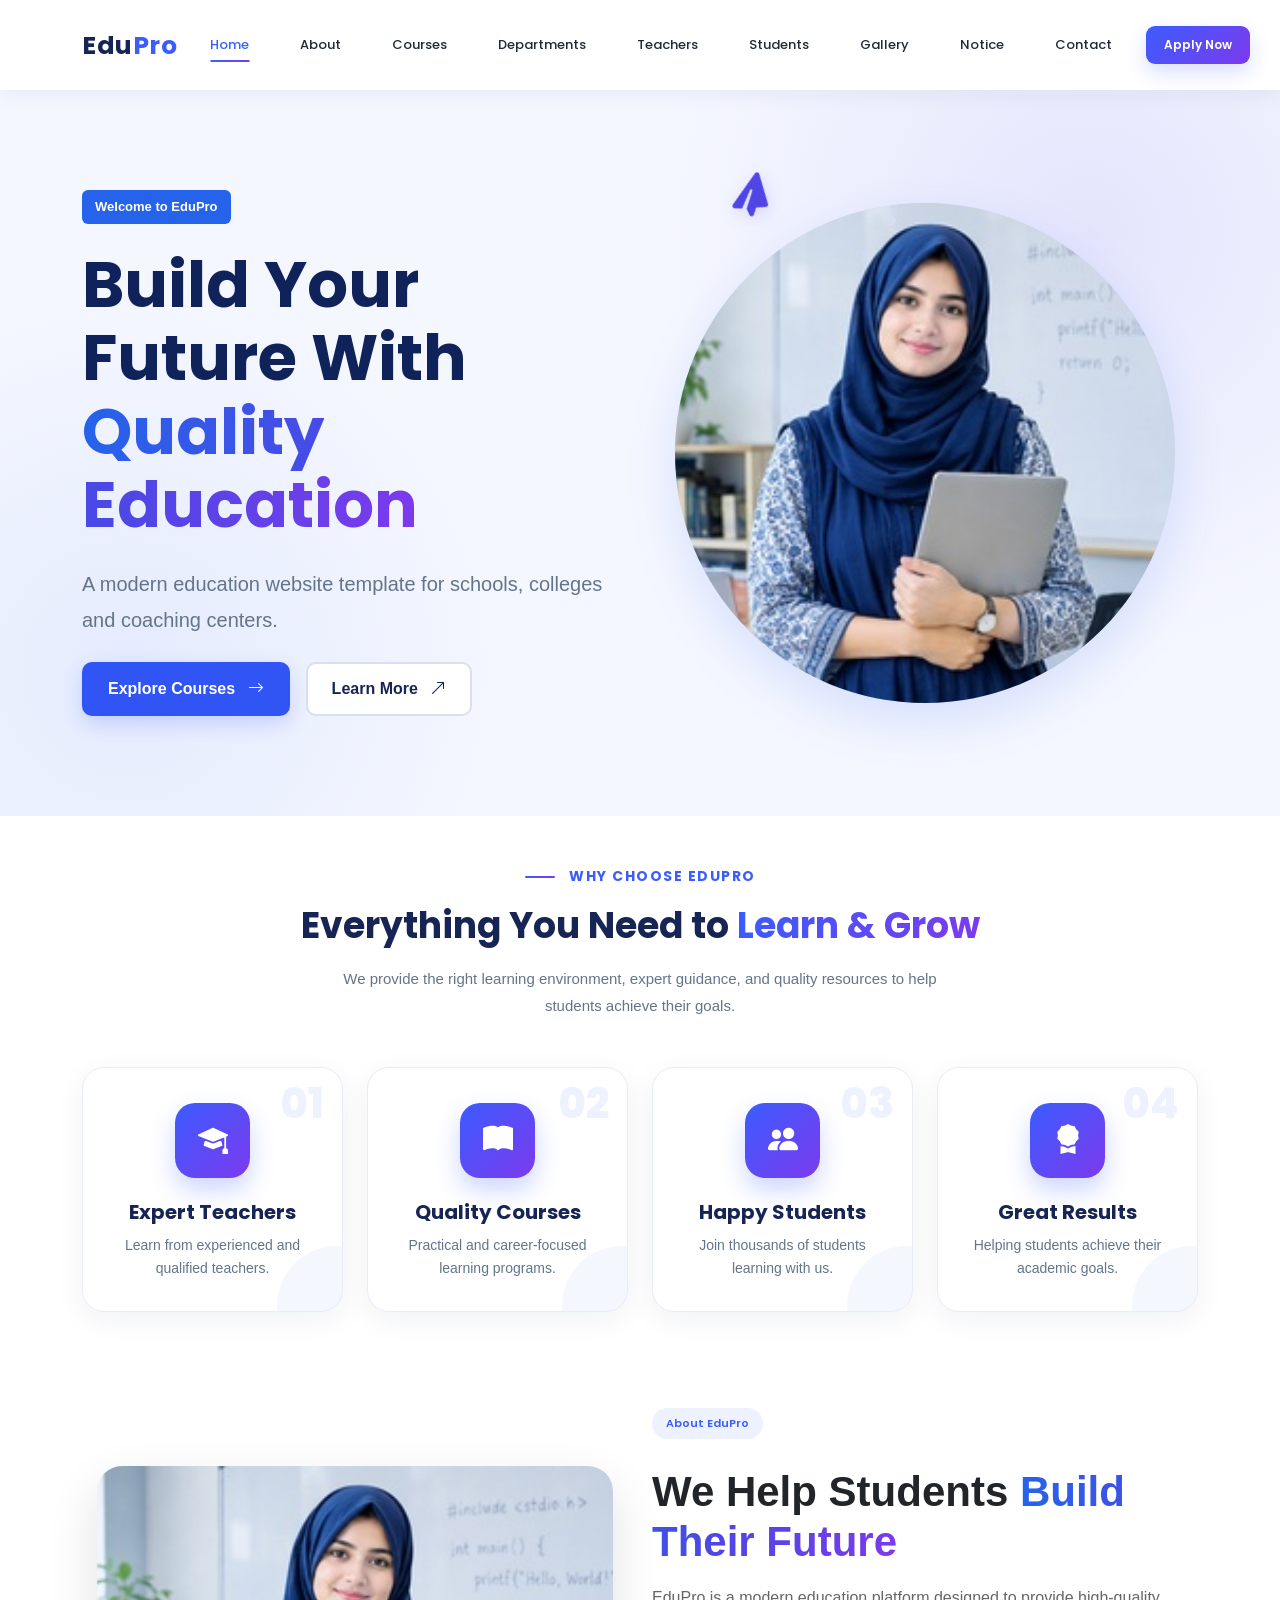
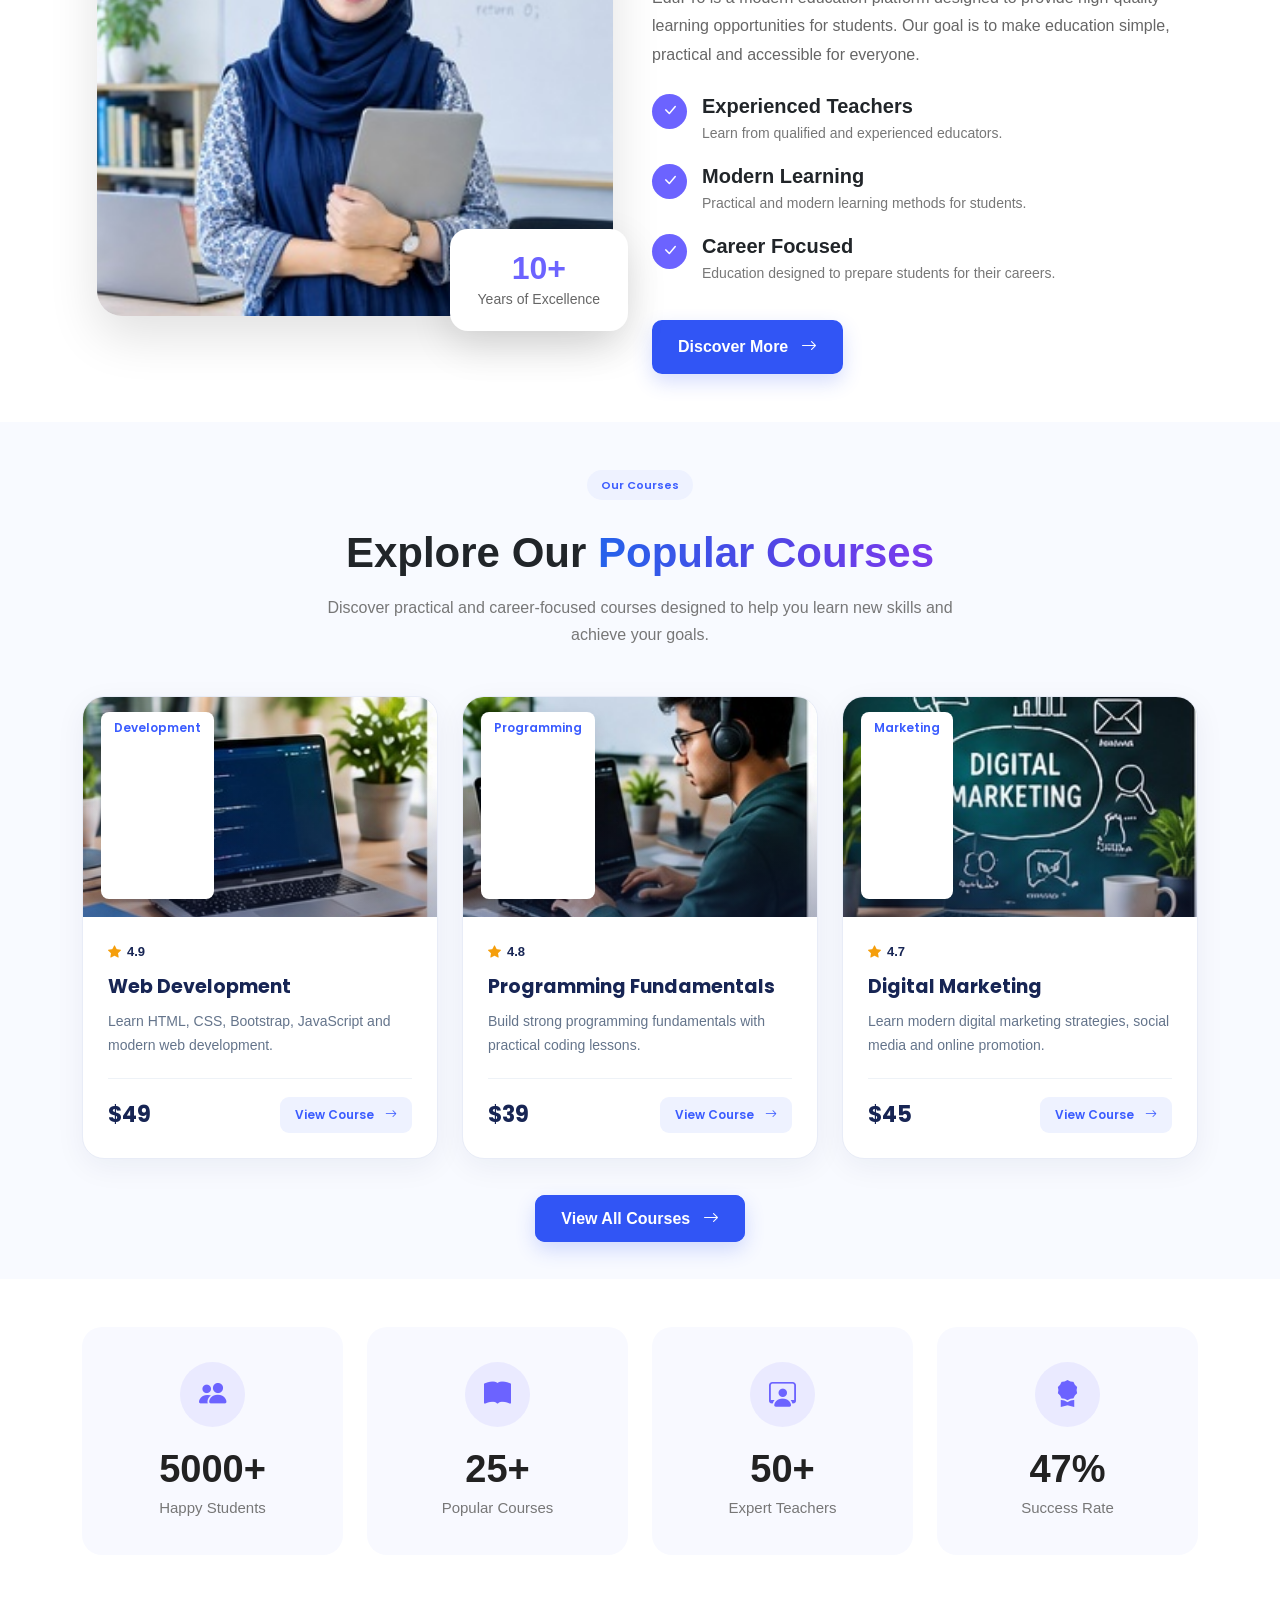
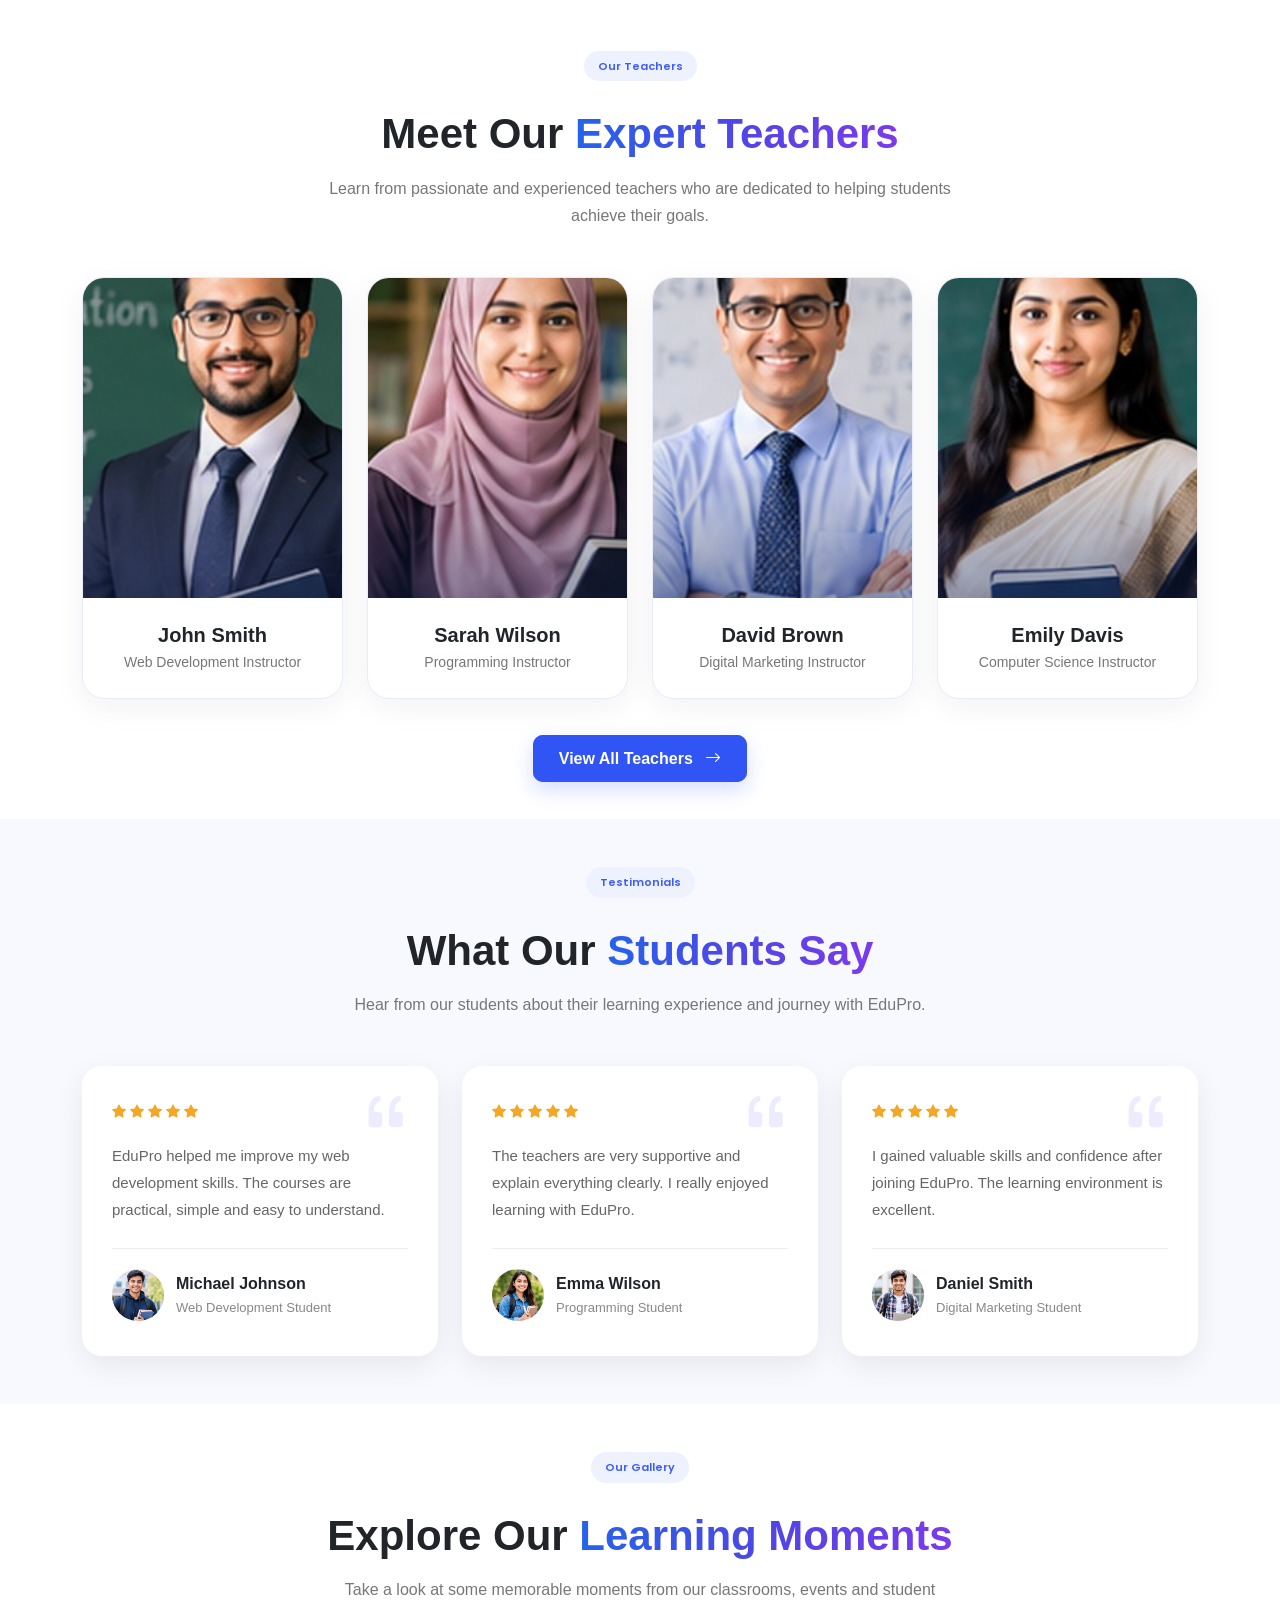
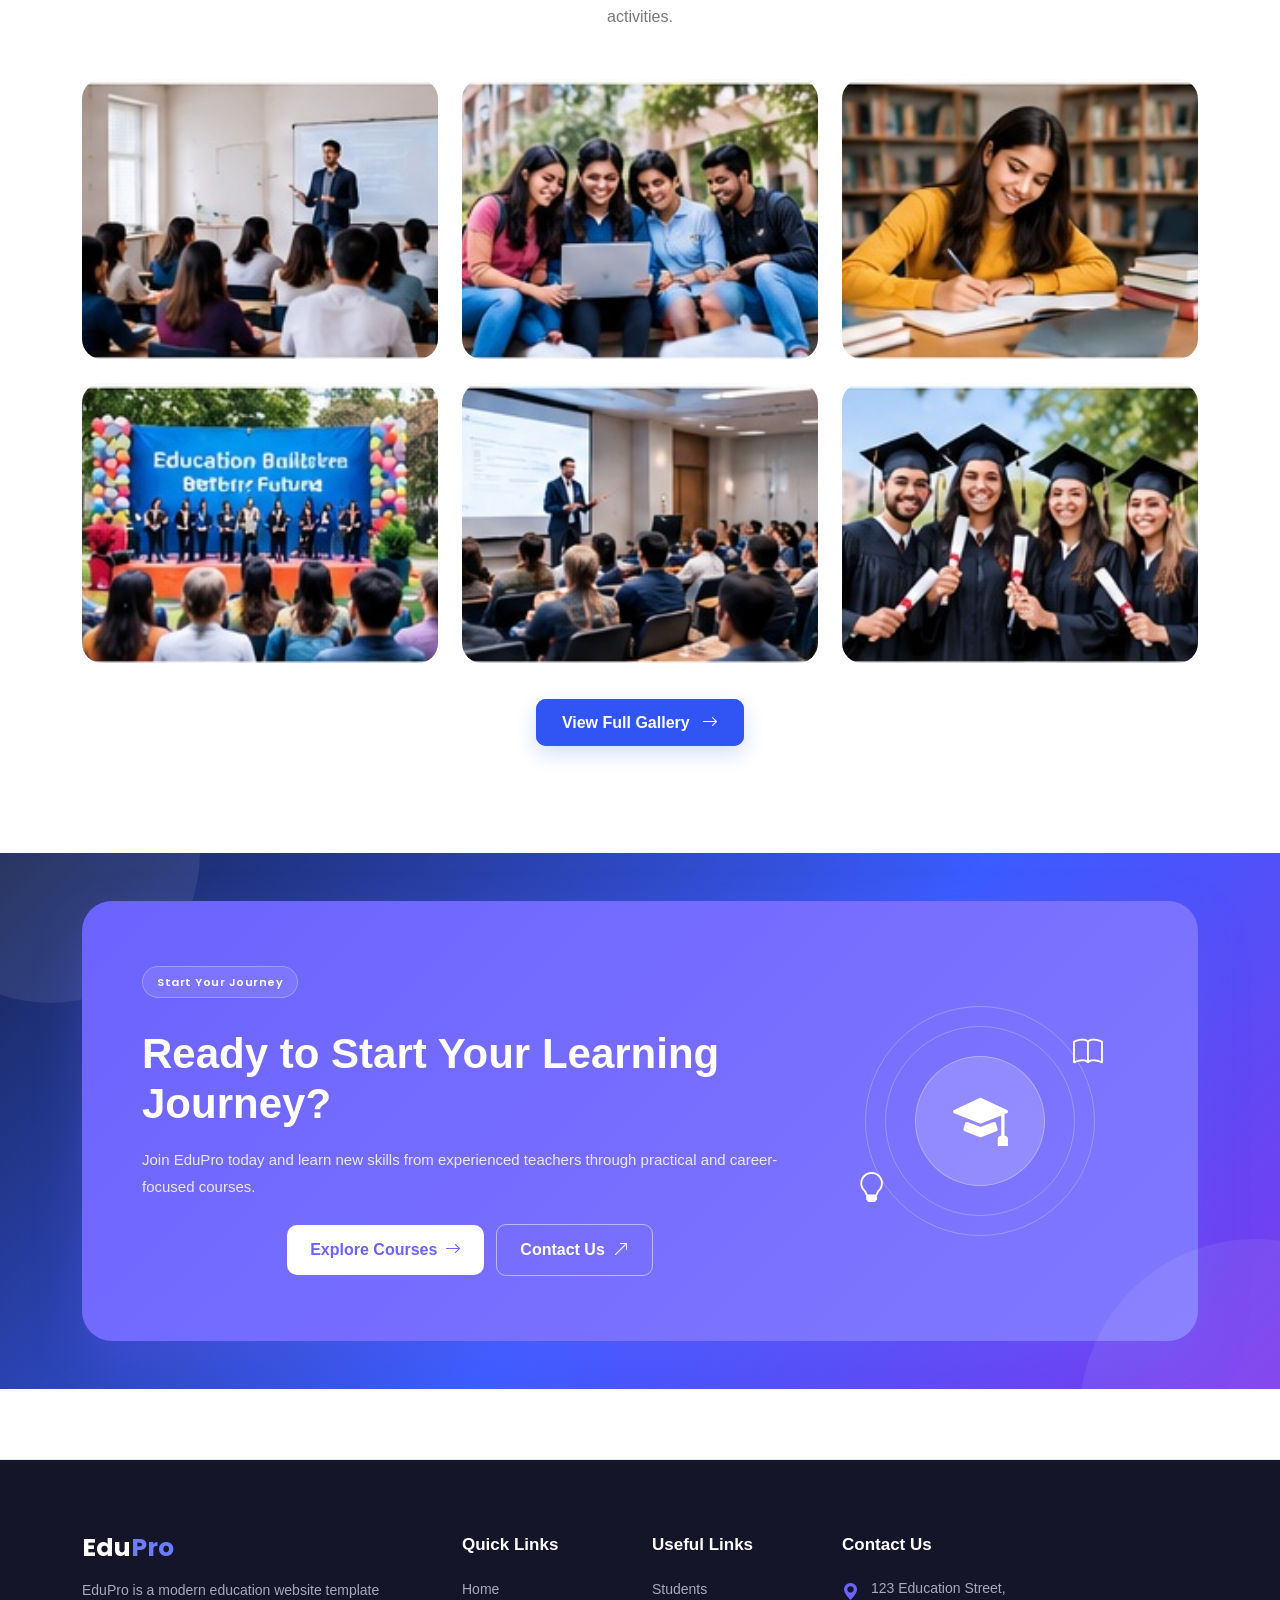
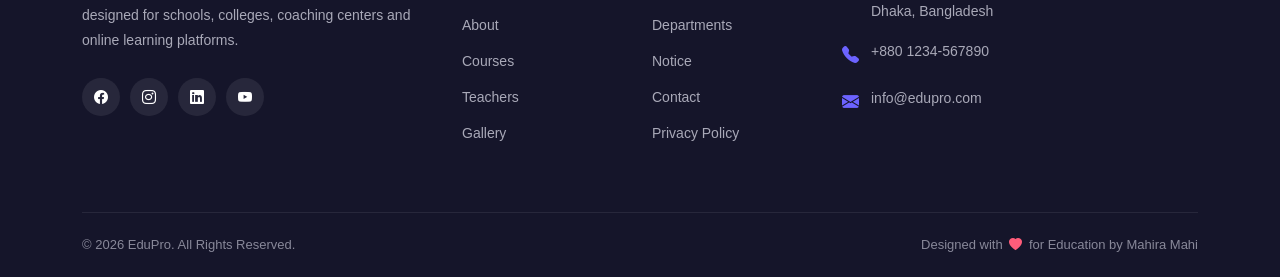
<file: index.html>
<!doctype html>
<html lang="en">
  <head>
    <meta charset="utf-8" />
    <meta name="viewport" content="width=device-width, initial-scale=1" />

    <title>EduPro - Quality Education</title>
    <!-- Bootstrap CSS -->
    <link
      href="https://cdn.jsdelivr.net/npm/bootstrap@5.3.3/dist/css/bootstrap.min.css"
      rel="stylesheet"
    />

    <!-- Bootstrap Icons -->
    <link
      href="https://cdn.jsdelivr.net/npm/bootstrap-icons@1.11.3/font/bootstrap-icons.min.css"
      rel="stylesheet"
    />

    <!-- Font Awesome -->
    <link
      rel="stylesheet"
      href="https://cdnjs.cloudflare.com/ajax/libs/font-awesome/6.5.2/css/all.min.css"
    />

    <!-- Google Font -->
    <link
      href="https://fonts.googleapis.com/css2?family=Poppins:wght@400;500;600;700;800&display=block"
      rel="stylesheet"
    />
    <!-- Main CSS -->
    <link rel="stylesheet" href="./assets/css/style.css" />
    <link rel="stylesheet" href="./assets/css/components.css" />
  </head>

  <body>
    <!-- Navbar Start -->

    <nav class="navbar navbar-expand-lg">
      <div class="container">
        <!-- Logo -->
        <a class="navbar-brand" href="index.html">
          <span class="brand-edu">Edu</span><span class="brand-pro">Pro</span>
        </a>

        <!-- Mobile Toggle -->
        <button
          class="navbar-toggler"
          type="button"
          data-bs-toggle="collapse"
          data-bs-target="#navbarSupportedContent"
          aria-controls="navbarSupportedContent"
          aria-expanded="false"
          aria-label="Toggle navigation"
        >
          <i class="fa-solid fa-bars"></i>
        </button>

        <!-- Navigation -->
        <div class="collapse navbar-collapse" id="navbarSupportedContent">
          <ul class="navbar-nav ms-auto align-items-lg-center">
            <li class="nav-item">
              <a class="nav-link active" href="index.html"> Home </a>
            </li>

            <li class="nav-item">
              <a class="nav-link" href="about.html"> About </a>
            </li>

            <li class="nav-item">
              <a class="nav-link" href="courses.html"> Courses </a>
            </li>

            <li class="nav-item">
              <a class="nav-link" href="department.html"> Departments </a>
            </li>

            <!-- Active Page -->
            <li class="nav-item">
              <a class="nav-link" href="teachers.html"> Teachers </a>
            </li>

            <li class="nav-item">
              <a class="nav-link" href="students.html"> Students </a>
            </li>

            <li class="nav-item">
              <a class="nav-link" href="gallery.html"> Gallery </a>
            </li>

            <li class="nav-item">
              <a class="nav-link" href="notice.html"> Notice </a>
            </li>

            <li class="nav-item">
              <a class="nav-link" href="contact.html"> Contact </a>
            </li>

            <li class="nav-item ms-lg-3">
              <a href="contact.html" class="nav-apply-btn"> Apply Now </a>
            </li>
          </ul>
        </div>
      </div>
    </nav>

    <!-- Navbar End -->

    <!-- Hero Section Start -->
    <section class="hero-section">
      <div class="container">
        <div class="row align-items-center">
          <!-- Hero Content -->
          <div class="col-lg-6">
            <span class="hero-badge"> Welcome to EduPro </span>

            <h1 class="display-3 mt-4">
              Build Your Future With
              <span class="gradient-text"> Quality Education </span>
            </h1>

            <p class="lead mt-4">
              A modern education website template for schools, colleges and
              coaching centers.
            </p>

            <div class="mt-4 hero-buttons">
              <a href="courses.html" class="hero-btn-primary me-2">
                Explore Courses
                <i class="bi bi-arrow-right ms-2"></i>
              </a>

              <a href="about.html" class="hero-btn-secondary">
                Learn More
                <i class="bi bi-arrow-up-right ms-2"></i>
              </a>
            </div>
          </div>

          <!-- Hero Image -->
          <div class="col-lg-6 mt-5 mt-lg-0">
            <div class="hero-image-wrapper">
              <!-- Flying Paper Plane -->
              <i class="fa-solid fa-paper-plane flying-plane"></i>

              <img
                src="./assets/images/education-hero.jpg"
                alt="Education"
                class="hero-image"
              />
            </div>
          </div>
        </div>
      </div>
    </section>
    <!-- Hero Section End -->

    <!-- Features Section Start -->
    <!-- Features Section Start -->
    <section class="features-section py-5">
      <div class="container">
        <!-- Section Heading -->
        <div class="text-center mb-5">
          <span class="section-subtitle"> Why Choose EduPro </span>

          <h2 class="section-title mt-2">
            Everything You Need to <span>Learn & Grow</span>
          </h2>

          <p class="section-description">
            We provide the right learning environment, expert guidance, and
            quality resources to help students achieve their goals.
          </p>
        </div>

        <!-- Features Cards -->
        <div class="row g-4">
          <!-- Feature 1 -->
          <div class="col-lg-3 col-md-6">
            <div class="feature-card">
              <div class="feature-icon">
                <i class="bi bi-mortarboard-fill"></i>
              </div>

              <div class="feature-content">
                <h4>Expert Teachers</h4>
                <p>Learn from experienced and qualified teachers.</p>
              </div>

              <div class="feature-number">01</div>
            </div>
          </div>

          <!-- Feature 2 -->
          <div class="col-lg-3 col-md-6">
            <div class="feature-card">
              <div class="feature-icon">
                <i class="bi bi-book-fill"></i>
              </div>

              <div class="feature-content">
                <h4>Quality Courses</h4>
                <p>Practical and career-focused learning programs.</p>
              </div>

              <div class="feature-number">02</div>
            </div>
          </div>

          <!-- Feature 3 -->
          <div class="col-lg-3 col-md-6">
            <div class="feature-card">
              <div class="feature-icon">
                <i class="bi bi-people-fill"></i>
              </div>

              <div class="feature-content">
                <h4>Happy Students</h4>
                <p>Join thousands of students learning with us.</p>
              </div>

              <div class="feature-number">03</div>
            </div>
          </div>

          <!-- Feature 4 -->
          <div class="col-lg-3 col-md-6">
            <div class="feature-card">
              <div class="feature-icon">
                <i class="bi bi-award-fill"></i>
              </div>

              <div class="feature-content">
                <h4>Great Results</h4>
                <p>Helping students achieve their academic goals.</p>
              </div>

              <div class="feature-number">04</div>
            </div>
          </div>
        </div>
      </div>
    </section>
    <!-- Features Section End -->
    <!-- Features Section End -->

    <!-- About Section Start -->

    <section class="about-section py-5">
      <div class="container">
        <div class="row align-items-center g-5">
          <!-- About Image -->
          <div class="col-lg-6">
            <div class="about-image-wrapper">
              <img
                src="./assets/images/about-education.jpg"
                alt="About EduPro"
                class="about-image"
              />

              <!-- Experience Box -->
              <div class="experience-box">
                <h3>10+</h3>
                <span>Years of Excellence</span>
              </div>
            </div>
          </div>

          <!-- About Content -->
          <div class="col-lg-6">
            <span class="section-badge"> About EduPro </span>

            <h2 class="section-title mt-3">
              We Help Students
              <span class="gradient-text">Build Their Future</span>
            </h2>

            <p class="about-text mt-3">
              EduPro is a modern education platform designed to provide
              high-quality learning opportunities for students. Our goal is to
              make education simple, practical and accessible for everyone.
            </p>

            <!-- About Points -->

            <div class="about-points mt-4">
              <div class="about-point">
                <div class="about-point-icon">
                  <i class="bi bi-check-lg"></i>
                </div>

                <div>
                  <h5>Experienced Teachers</h5>
                  <p>Learn from qualified and experienced educators.</p>
                </div>
              </div>

              <div class="about-point">
                <div class="about-point-icon">
                  <i class="bi bi-check-lg"></i>
                </div>

                <div>
                  <h5>Modern Learning</h5>
                  <p>Practical and modern learning methods for students.</p>
                </div>
              </div>

              <div class="about-point">
                <div class="about-point-icon">
                  <i class="bi bi-check-lg"></i>
                </div>

                <div>
                  <h5>Career Focused</h5>
                  <p>
                    Education designed to prepare students for their careers.
                  </p>
                </div>
              </div>
            </div>

            <a href="about.html" class="hero-btn-primary mt-3 d-inline-block">
              Discover More
              <i class="bi bi-arrow-right ms-2"></i>
            </a>
          </div>
        </div>
      </div>
    </section>

    <!-- About Section End -->

    <!-- Courses Section Start -->

    <section class="courses-section py-5">
      <div class="container">
        <!-- Section Heading -->
        <div class="text-center mb-5">
          <span class="section-badge"> Our Courses </span>

          <h2 class="section-title mt-3">
            Explore Our
            <span class="gradient-text">Popular Courses</span>
          </h2>

          <p class="section-description">
            Discover practical and career-focused courses designed to help you
            learn new skills and achieve your goals.
          </p>
        </div>

        <!-- Courses Row -->

        <div class="row g-4">
          <!-- Course 1 -->
          <div class="col-lg-4 col-md-6">
            <div class="course-card">
              <div class="course-image-wrapper">
                <img
                  src="./assets/images/course-web.jpg"
                  alt="Web Development"
                  class="course-image"
                />

                <span class="course-category"> Development </span>
              </div>

              <div class="course-content">
                <div class="course-rating">
                  <i class="bi bi-star-fill"></i>
                  <span>4.9</span>
                </div>

                <h4>Web Development</h4>

                <p>
                  Learn HTML, CSS, Bootstrap, JavaScript and modern web
                  development.
                </p>

                <div class="course-footer">
                  <span class="course-price"> $49 </span>

                  <a href="courses.html" class="course-btn">
                    View Course
                    <i class="bi bi-arrow-right"></i>
                  </a>
                </div>
              </div>
            </div>
          </div>

          <!-- Course 2 -->
          <div class="col-lg-4 col-md-6">
            <div class="course-card">
              <div class="course-image-wrapper">
                <img
                  src="./assets/images/course-programming.jpg"
                  alt="Programming"
                  class="course-image"
                />

                <span class="course-category"> Programming </span>
              </div>

              <div class="course-content">
                <div class="course-rating">
                  <i class="bi bi-star-fill"></i>
                  <span>4.8</span>
                </div>

                <h4>Programming Fundamentals</h4>

                <p>
                  Build strong programming fundamentals with practical coding
                  lessons.
                </p>

                <div class="course-footer">
                  <span class="course-price"> $39 </span>

                  <a href="courses.html" class="course-btn">
                    View Course
                    <i class="bi bi-arrow-right"></i>
                  </a>
                </div>
              </div>
            </div>
          </div>

          <!-- Course 3 -->
          <div class="col-lg-4 col-md-6">
            <div class="course-card">
              <div class="course-image-wrapper">
                <img
                  src="./assets/images/course-digital.jpg"
                  alt="Digital Marketing"
                  class="course-image"
                />

                <span class="course-category"> Marketing </span>
              </div>

              <div class="course-content">
                <div class="course-rating">
                  <i class="bi bi-star-fill"></i>
                  <span>4.7</span>
                </div>

                <h4>Digital Marketing</h4>

                <p>
                  Learn modern digital marketing strategies, social media and
                  online promotion.
                </p>

                <div class="course-footer">
                  <span class="course-price"> $45 </span>

                  <a href="courses.html" class="course-btn">
                    View Course
                    <i class="bi bi-arrow-right"></i>
                  </a>
                </div>
              </div>
            </div>
          </div>
        </div>

        <!-- View All Button -->

        <div class="text-center mt-5">
          <a href="courses.html" class="hero-btn-primary">
            View All Courses
            <i class="bi bi-arrow-right ms-2"></i>
          </a>
        </div>
      </div>
    </section>

    <!-- Courses Section End -->

    <!-- Statistics Section Start -->

    <section class="stats-section py-5">
      <div class="container">
        <div class="row g-4">
          <!-- Stat 1 -->
          <div class="col-lg-3 col-md-6">
            <div class="stat-card">
              <div class="stat-icon">
                <i class="bi bi-people-fill"></i>
              </div>

              <h2><span class="counter" data-target="10000">0</span>+</h2>

              <p>Happy Students</p>
            </div>
          </div>

          <!-- Stat 2 -->
          <div class="col-lg-3 col-md-6">
            <div class="stat-card">
              <div class="stat-icon">
                <i class="bi bi-book-fill"></i>
              </div>

              <h2><span class="counter" data-target="50">0</span>+</h2>

              <p>Popular Courses</p>
            </div>
          </div>

          <!-- Stat 3 -->
          <div class="col-lg-3 col-md-6">
            <div class="stat-card">
              <div class="stat-icon">
                <i class="bi bi-person-workspace"></i>
              </div>

              <h2><span class="counter" data-target="100">0</span>+</h2>

              <p>Expert Teachers</p>
            </div>
          </div>

          <!-- Stat 4 -->
          <div class="col-lg-3 col-md-6">
            <div class="stat-card">
              <div class="stat-icon">
                <i class="bi bi-award-fill"></i>
              </div>

              <h2><span class="counter" data-target="95">0</span>%</h2>

              <p>Success Rate</p>
            </div>
          </div>
        </div>
      </div>
    </section>

    <!-- Statistics Section End -->

    <!-- Teachers Section Start -->

    <section class="teachers-section py-5">
      <div class="container">
        <!-- Section Heading -->
        <div class="text-center mb-5">
          <span class="section-badge"> Our Teachers </span>

          <h2 class="section-title mt-3">
            Meet Our
            <span class="gradient-text">Expert Teachers</span>
          </h2>

          <p class="section-description">
            Learn from passionate and experienced teachers who are dedicated to
            helping students achieve their goals.
          </p>
        </div>

        <!-- Teachers -->

        <div class="row g-4">
          <!-- Teacher 1 -->
          <div class="col-lg-3 col-md-6">
            <div class="teacher-card">
              <div class="teacher-image-wrapper">
                <img
                  src="./assets/images/teacher-1.jpg"
                  alt="John Smith"
                  class="teacher-image"
                />

                <div class="teacher-social">
                  <a href="#">
                    <i class="bi bi-facebook"></i>
                  </a>

                  <a href="#">
                    <i class="bi bi-linkedin"></i>
                  </a>

                  <a href="#">
                    <i class="bi bi-instagram"></i>
                  </a>
                </div>
              </div>

              <div class="teacher-content">
                <h4>John Smith</h4>

                <p>Web Development Instructor</p>
              </div>
            </div>
          </div>

          <!-- Teacher 2 -->
          <div class="col-lg-3 col-md-6">
            <div class="teacher-card">
              <div class="teacher-image-wrapper">
                <img
                  src="./assets/images/teacher-2.jpg"
                  alt="Sarah Wilson"
                  class="teacher-image"
                />

                <div class="teacher-social">
                  <a href="#">
                    <i class="bi bi-facebook"></i>
                  </a>

                  <a href="#">
                    <i class="bi bi-linkedin"></i>
                  </a>

                  <a href="#">
                    <i class="bi bi-instagram"></i>
                  </a>
                </div>
              </div>

              <div class="teacher-content">
                <h4>Sarah Wilson</h4>

                <p>Programming Instructor</p>
              </div>
            </div>
          </div>

          <!-- Teacher 3 -->
          <div class="col-lg-3 col-md-6">
            <div class="teacher-card">
              <div class="teacher-image-wrapper">
                <img
                  src="./assets/images/teacher-3.jpg"
                  alt="David Brown"
                  class="teacher-image"
                />

                <div class="teacher-social">
                  <a href="#">
                    <i class="bi bi-facebook"></i>
                  </a>

                  <a href="#">
                    <i class="bi bi-linkedin"></i>
                  </a>

                  <a href="#">
                    <i class="bi bi-instagram"></i>
                  </a>
                </div>
              </div>

              <div class="teacher-content">
                <h4>David Brown</h4>

                <p>Digital Marketing Instructor</p>
              </div>
            </div>
          </div>

          <!-- Teacher 4 -->
          <div class="col-lg-3 col-md-6">
            <div class="teacher-card">
              <div class="teacher-image-wrapper">
                <img
                  src="./assets/images/teacher-4.jpg"
                  alt="Emily Davis"
                  class="teacher-image"
                />

                <div class="teacher-social">
                  <a href="#">
                    <i class="bi bi-facebook"></i>
                  </a>

                  <a href="#">
                    <i class="bi bi-linkedin"></i>
                  </a>

                  <a href="#">
                    <i class="bi bi-instagram"></i>
                  </a>
                </div>
              </div>

              <div class="teacher-content">
                <h4>Emily Davis</h4>

                <p>Computer Science Instructor</p>
              </div>
            </div>
          </div>
        </div>

        <!-- View All Teachers -->

        <div class="text-center mt-5">
          <a href="teachers.html" class="hero-btn-primary">
            View All Teachers

            <i class="bi bi-arrow-right ms-2"></i>
          </a>
        </div>
      </div>
    </section>

    <!-- Teachers Section End -->
    <!-- Testimonials Section Start -->

    <section class="testimonials-section py-5">
      <div class="container">
        <!-- Section Heading -->
        <div class="text-center mb-5">
          <span class="section-badge"> Testimonials </span>

          <h2 class="section-title mt-3">
            What Our
            <span class="gradient-text">Students Say</span>
          </h2>

          <p class="section-description">
            Hear from our students about their learning experience and journey
            with EduPro.
          </p>
        </div>

        <!-- Testimonials -->

        <div class="row g-4">
          <!-- Testimonial 1 -->
          <div class="col-lg-4 col-md-6">
            <div class="testimonial-card">
              <div class="quote-icon">
                <i class="bi bi-quote"></i>
              </div>

              <div class="testimonial-stars">
                <i class="bi bi-star-fill"></i>
                <i class="bi bi-star-fill"></i>
                <i class="bi bi-star-fill"></i>
                <i class="bi bi-star-fill"></i>
                <i class="bi bi-star-fill"></i>
              </div>

              <p class="testimonial-text">
                EduPro helped me improve my web development skills. The courses
                are practical, simple and easy to understand.
              </p>

              <div class="student-info">
                <img
                  src="./assets/images/student-1.jpg"
                  alt="Student"
                  class="student-image"
                />

                <div class="text-dark">
                  <h5>Michael Johnson</h5>
                  <span>Web Development Student</span>
                </div>
              </div>
            </div>
          </div>

          <!-- Testimonial 2 -->
          <div class="col-lg-4 col-md-6">
            <div class="testimonial-card">
              <div class="quote-icon">
                <i class="bi bi-quote"></i>
              </div>

              <div class="testimonial-stars">
                <i class="bi bi-star-fill"></i>
                <i class="bi bi-star-fill"></i>
                <i class="bi bi-star-fill"></i>
                <i class="bi bi-star-fill"></i>
                <i class="bi bi-star-fill"></i>
              </div>

              <p class="testimonial-text">
                The teachers are very supportive and explain everything clearly.
                I really enjoyed learning with EduPro.
              </p>

              <div class="student-info">
                <img
                  src="./assets/images/student-2.jpg"
                  alt="Student"
                  class="student-image"
                />

                <div>
                  <h5>Emma Wilson</h5>
                  <span>Programming Student</span>
                </div>
              </div>
            </div>
          </div>

          <!-- Testimonial 3 -->
          <div class="col-lg-4 col-md-6">
            <div class="testimonial-card">
              <div class="quote-icon">
                <i class="bi bi-quote"></i>
              </div>

              <div class="testimonial-stars">
                <i class="bi bi-star-fill"></i>
                <i class="bi bi-star-fill"></i>
                <i class="bi bi-star-fill"></i>
                <i class="bi bi-star-fill"></i>
                <i class="bi bi-star-fill"></i>
              </div>

              <p class="testimonial-text">
                I gained valuable skills and confidence after joining EduPro.
                The learning environment is excellent.
              </p>

              <div class="student-info">
                <img
                  src="./assets/images/student-3.jpg"
                  alt="Student"
                  class="student-image"
                />

                <div>
                  <h5>Daniel Smith</h5>
                  <span>Digital Marketing Student</span>
                </div>
              </div>
            </div>
          </div>
        </div>
      </div>
    </section>

    <!-- Testimonials Section End -->
    <!-- Gallery Section Start -->

    <section class="gallery-section py-5">
      <div class="container">
        <!-- Section Heading -->
        <div class="text-center mb-5">
          <span class="section-badge"> Our Gallery </span>

          <h2 class="section-title mt-3">
            Explore Our
            <span class="gradient-text">Learning Moments</span>
          </h2>

          <p class="section-description">
            Take a look at some memorable moments from our classrooms, events
            and student activities.
          </p>
        </div>

        <!-- Gallery -->

        <div class="row g-4">
          <!-- Image 1 -->
          <div class="col-lg-4 col-md-6">
            <div class="gallery-item">
              <img src="./assets/images/gallery-1.jpg" alt="Education Event" />

              <div class="gallery-overlay">
                <div class="gallery-icon">
                  <i class="bi bi-plus-lg"></i>
                </div>

                <h5>Classroom Learning</h5>
              </div>
            </div>
          </div>

          <!-- Image 2 -->
          <div class="col-lg-4 col-md-6">
            <div class="gallery-item">
              <img src="./assets/images/gallery-2.jpg" alt="Students" />

              <div class="gallery-overlay">
                <div class="gallery-icon">
                  <i class="bi bi-plus-lg"></i>
                </div>

                <h5>Student Activities</h5>
              </div>
            </div>
          </div>

          <!-- Image 3 -->
          <div class="col-lg-4 col-md-6">
            <div class="gallery-item">
              <img src="./assets/images/gallery-3.jpg" alt="Education" />

              <div class="gallery-overlay">
                <div class="gallery-icon">
                  <i class="bi bi-plus-lg"></i>
                </div>

                <h5>Learning Session</h5>
              </div>
            </div>
          </div>

          <!-- Image 4 -->
          <div class="col-lg-4 col-md-6">
            <div class="gallery-item">
              <img src="./assets/images/gallery-4.jpg" alt="Students Event" />

              <div class="gallery-overlay">
                <div class="gallery-icon">
                  <i class="bi bi-plus-lg"></i>
                </div>

                <h5>Campus Event</h5>
              </div>
            </div>
          </div>

          <!-- Image 5 -->
          <div class="col-lg-4 col-md-6">
            <div class="gallery-item">
              <img
                src="./assets/images/gallery-5.jpg"
                alt="Education Seminar"
              />

              <div class="gallery-overlay">
                <div class="gallery-icon">
                  <i class="bi bi-plus-lg"></i>
                </div>

                <h5>Education Seminar</h5>
              </div>
            </div>
          </div>

          <!-- Image 6 -->
          <div class="col-lg-4 col-md-6">
            <div class="gallery-item">
              <img src="./assets/images/gallery-6.jpg" alt="Students Group" />

              <div class="gallery-overlay">
                <div class="gallery-icon">
                  <i class="bi bi-plus-lg"></i>
                </div>

                <h5>Student Community</h5>
              </div>
            </div>
          </div>
        </div>

        <!-- View Gallery Button -->

        <div class="text-center mt-5">
          <a href="gallery.html" class="hero-btn-primary">
            View Full Gallery

            <i class="bi bi-arrow-right ms-2"></i>
          </a>
        </div>
      </div>
    </section>

    <!-- Gallery Section End -->
    <!-- CTA Section Start -->

    <section class="cta-section py-5">
      <div class="container">
        <div class="cta-wrapper">
          <div class="row align-items-center">
            <!-- CTA Content -->

            <div class="col-lg-8">
              <span class="cta-badge"> Start Your Journey </span>

              <h2 class="cta-title mt-3">
                Ready to Start Your
                <span>Learning Journey?</span>
              </h2>

              <p class="cta-text mt-3">
                Join EduPro today and learn new skills from experienced teachers
                through practical and career-focused courses.
              </p>

              <div class="cta-buttons mt-4">
                <a href="courses.html" class="cta-btn-primary">
                  Explore Courses
                  <i class="bi bi-arrow-right ms-2"></i>
                </a>

                <a href="contact.html" class="cta-btn-secondary">
                  Contact Us
                  <i class="bi bi-arrow-up-right ms-2"></i>
                </a>
              </div>
            </div>

            <!-- CTA Icon / Illustration -->

            <div class="col-lg-4">
              <div class="cta-illustration">
                <div class="cta-circle circle-one"></div>

                <div class="cta-circle circle-two"></div>

                <div class="cta-icon">
                  <i class="bi bi-mortarboard-fill"></i>
                </div>

                <i class="bi bi-book floating-book"></i>

                <i class="bi bi-lightbulb floating-bulb"></i>
              </div>
            </div>
          </div>
        </div>
      </div>
    </section>

    <!-- CTA Section End -->
    <!-- Footer Start -->

    <footer class="footer-section">
      <div class="container">
        <div class="row g-4">
          <!-- Brand -->

          <div class="col-lg-4 col-md-6">
            <a href="index.html" class="footer-logo">
              <span class="brand-edu">Edu</span
              ><span class="brand-pro">Pro</span>
            </a>

            <p class="footer-description">
              EduPro is a modern education website template designed for
              schools, colleges, coaching centers and online learning platforms.
            </p>

            <!-- Social Icons -->

            <div class="footer-social">
              <a href="#" aria-label="Facebook">
                <i class="bi bi-facebook"></i>
              </a>

              <a href="#" aria-label="Instagram">
                <i class="bi bi-instagram"></i>
              </a>

              <a href="#" aria-label="LinkedIn">
                <i class="bi bi-linkedin"></i>
              </a>

              <a href="#" aria-label="YouTube">
                <i class="bi bi-youtube"></i>
              </a>
            </div>
          </div>

          <!-- Quick Links -->

          <div class="col-lg-2 col-md-6">
            <h5 class="footer-title">Quick Links</h5>

            <ul class="footer-links">
              <li>
                <a href="index.html">Home</a>
              </li>

              <li>
                <a href="about.html">About</a>
              </li>

              <li>
                <a href="courses.html">Courses</a>
              </li>

              <li>
                <a href="teachers.html">Teachers</a>
              </li>

              <li>
                <a href="gallery.html">Gallery</a>
              </li>
            </ul>
          </div>

          <!-- Useful Links -->

          <div class="col-lg-2 col-md-6">
            <h5 class="footer-title">Useful Links</h5>

            <ul class="footer-links">
              <li>
                <a href="students.html">Students</a>
              </li>

              <li>
                <a href="department.html">Departments</a>
              </li>

              <li>
                <a href="notice.html">Notice</a>
              </li>

              <li>
                <a href="contact.html">Contact</a>
              </li>

              <li>
                <a href="#">Privacy Policy</a>
              </li>
            </ul>
          </div>

          <!-- Contact -->

          <div class="col-lg-4 col-md-6">
            <h5 class="footer-title">Contact Us</h5>

            <ul class="footer-contact">
              <li>
                <i class="bi bi-geo-alt-fill"></i>

                <span>
                  123 Education Street,<br />
                  Dhaka, Bangladesh
                </span>
              </li>

              <li>
                <i class="bi bi-telephone-fill"></i>

                <a href="tel:+8801234567890"> +880 1234-567890 </a>
              </li>

              <li>
                <i class="bi bi-envelope-fill"></i>

                <a href="mailto:info@edupro.com"> info@edupro.com </a>
              </li>
            </ul>
          </div>
        </div>

        <!-- Footer Bottom -->

        <div class="footer-bottom">
          <p>© 2026 EduPro. All Rights Reserved.</p>

          <p>
            Designed with
            <i class="bi bi-heart-fill footer-heart"></i>
            for Education by Mahira Mahi
          </p>
        </div>
      </div>
    </footer>

    <!-- Footer End -->

    <!-- Bootstrap JS -->
    <script src="./assets/js/bootstrap.bundle.min.js"></script>

    <!-- Main JS -->
    <script src="./assets/js/script.js"></script>
  </body>
</html>
</file>
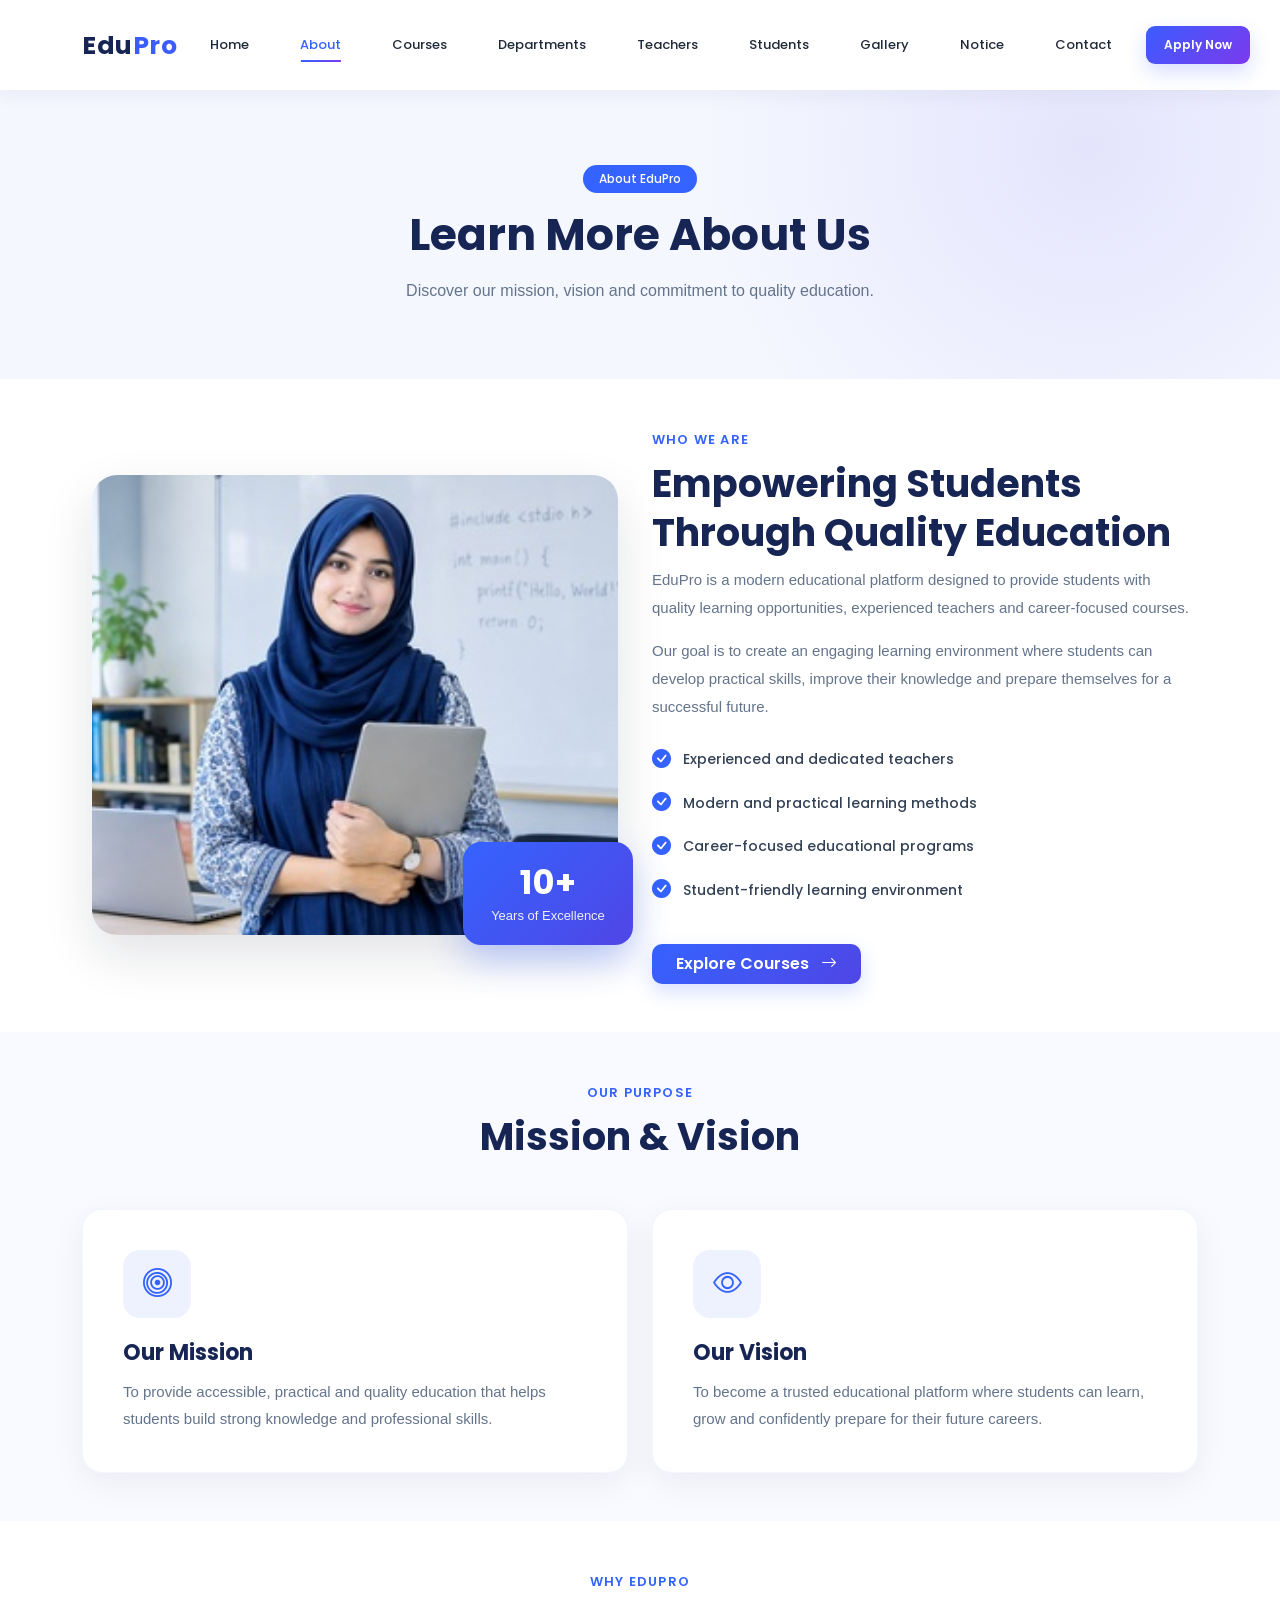
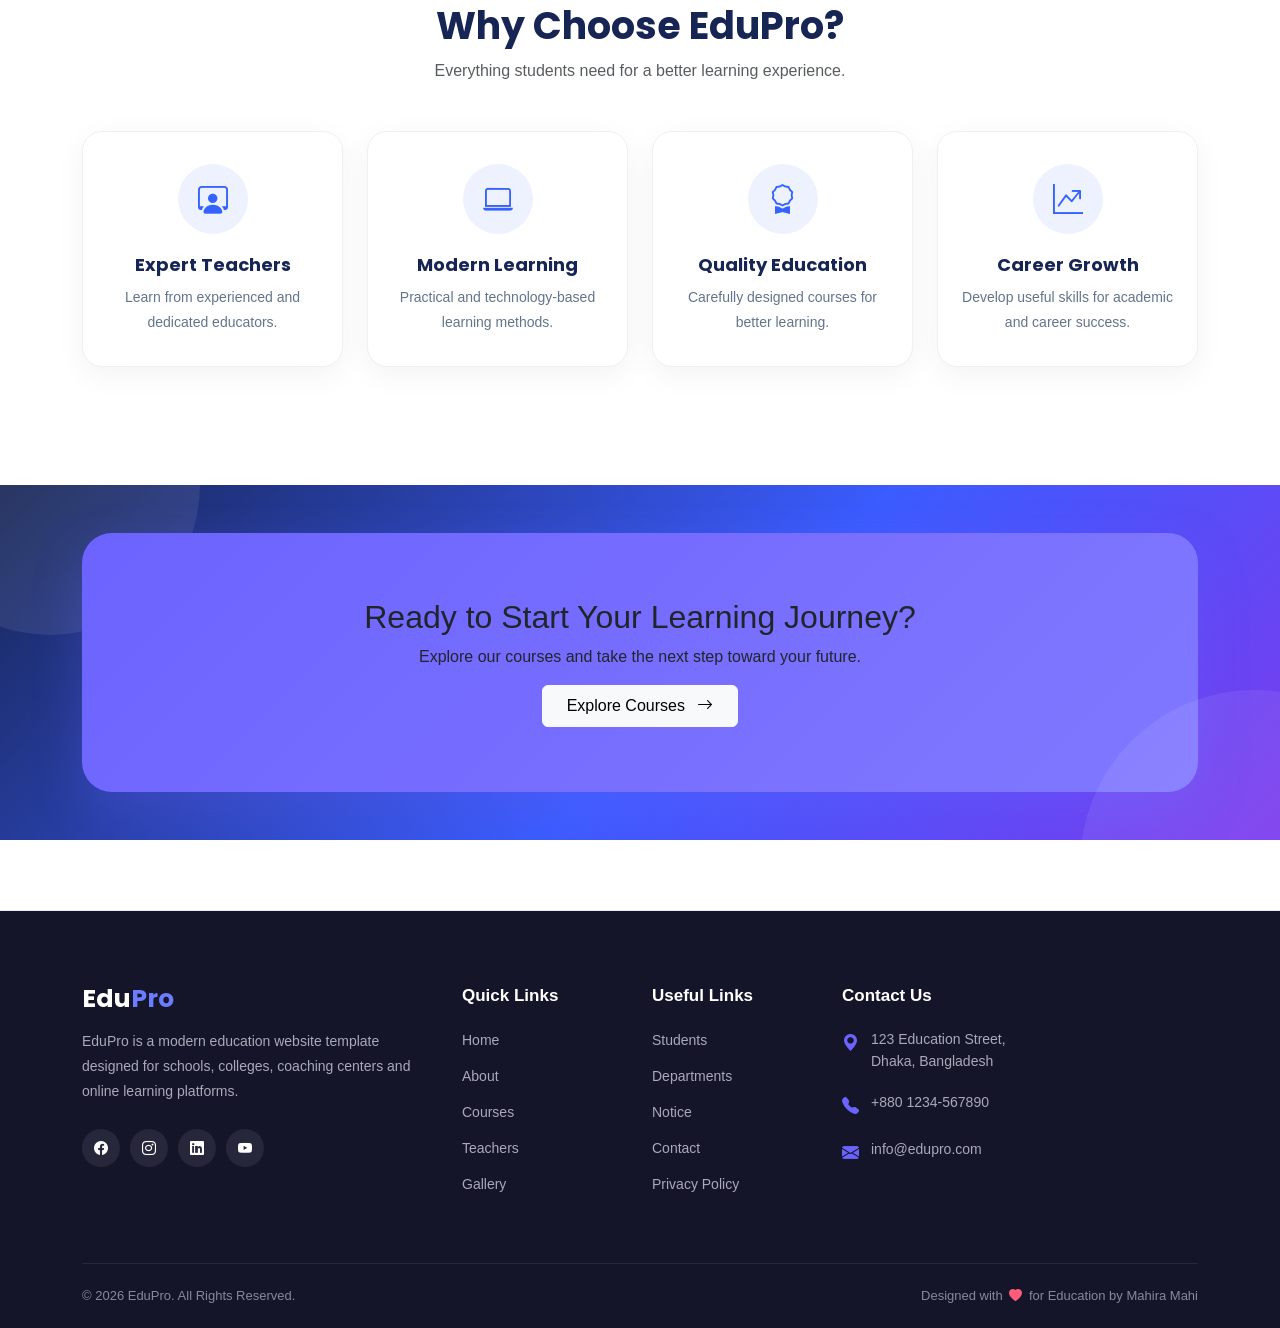
<file: about.html>
<!doctype html>
<html lang="en">
  <head>
    <meta charset="utf-8" />
    <meta name="viewport" content="width=device-width, initial-scale=1" />

    <title>About - EduPro</title>

    <!-- ================= BOOTSTRAP CSS ================= -->
    <link
      href="https://cdn.jsdelivr.net/npm/bootstrap@5.3.3/dist/css/bootstrap.min.css"
      rel="stylesheet"
    />

    <!-- ================= BOOTSTRAP ICONS ================= -->
    <link
      href="https://cdn.jsdelivr.net/npm/bootstrap-icons@1.11.3/font/bootstrap-icons.min.css"
      rel="stylesheet"
    />

    <!-- ================= FONT AWESOME ================= -->
    <link
      rel="stylesheet"
      href="https://cdnjs.cloudflare.com/ajax/libs/font-awesome/6.5.2/css/all.min.css"
    />

    <!-- ================= GOOGLE FONT ================= -->
    <link
      href="https://fonts.googleapis.com/css2?family=Poppins:wght@400;500;600;700;800&display=swap"
      rel="stylesheet"
    />

    <!-- ================= MAIN CSS ================= -->
    <link rel="stylesheet" href="./assets/css/style.css" />

    <!-- ================= COMPONENTS CSS ================= -->
    <link rel="stylesheet" href="./assets/css/components.css" />
  </head>

  <body>
    <!-- ==================================================
         NAVBAR START
    ================================================== -->

    <nav class="navbar navbar-expand-lg">
      <div class="container">
        <!-- Logo -->
        <a class="navbar-brand" href="index.html">
          <span class="brand-edu">Edu</span><span class="brand-pro">Pro</span>
        </a>

        <!-- Mobile Toggle -->
        <button
          class="navbar-toggler"
          type="button"
          data-bs-toggle="collapse"
          data-bs-target="#navbarSupportedContent"
          aria-controls="navbarSupportedContent"
          aria-expanded="false"
          aria-label="Toggle navigation"
        >
          <i class="fa-solid fa-bars"></i>
        </button>

        <!-- Navigation -->
        <div class="collapse navbar-collapse" id="navbarSupportedContent">
          <ul class="navbar-nav ms-auto align-items-lg-center">
            <li class="nav-item">
              <a class="nav-link" href="index.html"> Home </a>
            </li>

            <li class="nav-item">
              <a class="nav-link active" href="about.html"> About </a>
            </li>

            <li class="nav-item">
              <a class="nav-link" href="courses.html"> Courses </a>
            </li>

            <li class="nav-item">
              <a class="nav-link" href="department.html"> Departments </a>
            </li>

            <li class="nav-item">
              <a class="nav-link" href="teachers.html"> Teachers </a>
            </li>

            <li class="nav-item">
              <a class="nav-link" href="students.html"> Students </a>
            </li>

            <li class="nav-item">
              <a class="nav-link" href="gallery.html"> Gallery </a>
            </li>

            <li class="nav-item">
              <a class="nav-link" href="notice.html"> Notice </a>
            </li>

            <li class="nav-item">
              <a class="nav-link" href="contact.html"> Contact </a>
            </li>

            <li class="nav-item ms-lg-3">
              <a href="contact.html" class="nav-apply-btn"> Apply Now </a>
            </li>
          </ul>
        </div>
      </div>
    </nav>

    <!-- ==================================================
         NAVBAR END
    ================================================== -->

    <!-- ==================================================
         PAGE HEADER START
    ================================================== -->

    <section class="page-header py-5">
      <div class="container text-center">
        <span class="badge bg-primary px-3 py-2 mb-3"> About EduPro </span>

        <h1 class="fw-bold">Learn More About Us</h1>

        <p class="mb-0">
          Discover our mission, vision and commitment to quality education.
        </p>
      </div>
    </section>

    <!-- ==================================================
         PAGE HEADER END
    ================================================== -->

    <!-- ==================================================
         ABOUT INTRO START
    ================================================== -->

    <section class="about-page-section py-5">
      <div class="container">
        <div class="row align-items-center g-5">
          <!-- Image -->
          <div class="col-lg-6">
            <div class="about-page-image">
              <img
                src="./assets/images/about-education.jpg"
                alt="About EduPro"
                class="img-fluid rounded-4"
              />

              <div class="about-experience-box">
                <h3>10+</h3>
                <p>Years of Excellence</p>
              </div>
            </div>
          </div>

          <!-- Content -->
          <div class="col-lg-6">
            <span class="section-subtitle"> Who We Are </span>

            <h2 class="section-title mt-2">
              Empowering Students Through Quality Education
            </h2>

            <p class="text-muted">
              EduPro is a modern educational platform designed to provide
              students with quality learning opportunities, experienced teachers
              and career-focused courses.
            </p>

            <p class="text-muted">
              Our goal is to create an engaging learning environment where
              students can develop practical skills, improve their knowledge and
              prepare themselves for a successful future.
            </p>

            <!-- Check List -->
            <div class="about-check-list">
              <div class="about-check-item">
                <i class="bi bi-check-circle-fill"></i>
                <span> Experienced and dedicated teachers </span>
              </div>

              <div class="about-check-item">
                <i class="bi bi-check-circle-fill"></i>
                <span> Modern and practical learning methods </span>
              </div>

              <div class="about-check-item">
                <i class="bi bi-check-circle-fill"></i>
                <span> Career-focused educational programs </span>
              </div>

              <div class="about-check-item">
                <i class="bi bi-check-circle-fill"></i>
                <span> Student-friendly learning environment </span>
              </div>
            </div>

            <!-- Button -->
            <a href="courses.html" class="btn btn-primary mt-4 px-4 py-2">
              Explore Courses
              <i class="bi bi-arrow-right ms-2"></i>
            </a>
          </div>
        </div>
      </div>
    </section>

    <!-- ==================================================
         ABOUT INTRO END
    ================================================== -->

    <!-- ==================================================
         MISSION & VISION START
    ================================================== -->

    <section class="mission-section py-5">
      <div class="container">
        <div class="text-center mb-5">
          <span class="section-subtitle"> Our Purpose </span>

          <h2 class="section-title mt-2">Mission & Vision</h2>
        </div>

        <div class="row g-4">
          <!-- Mission -->
          <div class="col-md-6">
            <div class="mission-card h-100">
              <div class="mission-icon">
                <i class="bi bi-bullseye"></i>
              </div>

              <h4>Our Mission</h4>

              <p>
                To provide accessible, practical and quality education that
                helps students build strong knowledge and professional skills.
              </p>
            </div>
          </div>

          <!-- Vision -->
          <div class="col-md-6">
            <div class="mission-card h-100">
              <div class="mission-icon">
                <i class="bi bi-eye"></i>
              </div>

              <h4>Our Vision</h4>

              <p>
                To become a trusted educational platform where students can
                learn, grow and confidently prepare for their future careers.
              </p>
            </div>
          </div>
        </div>
      </div>
    </section>

    <!-- ==================================================
         MISSION & VISION END
    ================================================== -->

    <!-- ==================================================
         WHY CHOOSE US START
    ================================================== -->

    <section class="why-us-section py-5">
      <div class="container">
        <div class="text-center mb-5">
          <span class="section-subtitle"> Why EduPro </span>

          <h2 class="section-title mt-2">Why Choose EduPro?</h2>

          <p class="text-muted">
            Everything students need for a better learning experience.
          </p>
        </div>

        <div class="row g-4">
          <!-- Expert Teachers -->
          <div class="col-md-6 col-lg-3">
            <div class="why-card">
              <i class="bi bi-person-workspace"></i>

              <h5>Expert Teachers</h5>

              <p>Learn from experienced and dedicated educators.</p>
            </div>
          </div>

          <!-- Modern Learning -->
          <div class="col-md-6 col-lg-3">
            <div class="why-card">
              <i class="bi bi-laptop"></i>

              <h5>Modern Learning</h5>

              <p>Practical and technology-based learning methods.</p>
            </div>
          </div>

          <!-- Quality Education -->
          <div class="col-md-6 col-lg-3">
            <div class="why-card">
              <i class="bi bi-award"></i>

              <h5>Quality Education</h5>

              <p>Carefully designed courses for better learning.</p>
            </div>
          </div>

          <!-- Career Growth -->
          <div class="col-md-6 col-lg-3">
            <div class="why-card">
              <i class="bi bi-graph-up-arrow"></i>

              <h5>Career Growth</h5>

              <p>Develop useful skills for academic and career success.</p>
            </div>
          </div>
        </div>
      </div>
    </section>

    <!-- ==================================================
         WHY CHOOSE US END
    ================================================== -->

    <!-- ==================================================
         CTA START
    ================================================== -->

    <section class="cta-section py-5">
      <div class="container">
        <div class="cta-wrapper text-center">
          <h2>Ready to Start Your Learning Journey?</h2>

          <p>Explore our courses and take the next step toward your future.</p>

          <a href="courses.html" class="btn btn-light px-4 py-2">
            Explore Courses
            <i class="bi bi-arrow-right ms-2"></i>
          </a>
        </div>
      </div>
    </section>

    <!-- ==================================================
         CTA END
    ================================================== -->

    <!-- ==================================================
         FOOTER START
    ================================================== -->

    <footer class="footer-section">
      <div class="container">
        <div class="row g-4">
          <!-- Brand -->

          <div class="col-lg-4 col-md-6">
            <a href="index.html" class="footer-logo">
              <span class="brand-edu">Edu</span
              ><span class="brand-pro">Pro</span>
            </a>

            <p class="footer-description">
              EduPro is a modern education website template designed for
              schools, colleges, coaching centers and online learning platforms.
            </p>

            <!-- Social Icons -->

            <div class="footer-social">
              <a href="#" aria-label="Facebook">
                <i class="bi bi-facebook"></i>
              </a>

              <a href="#" aria-label="Instagram">
                <i class="bi bi-instagram"></i>
              </a>

              <a href="#" aria-label="LinkedIn">
                <i class="bi bi-linkedin"></i>
              </a>

              <a href="#" aria-label="YouTube">
                <i class="bi bi-youtube"></i>
              </a>
            </div>
          </div>

          <!-- Quick Links -->

          <div class="col-lg-2 col-md-6">
            <h5 class="footer-title">Quick Links</h5>

            <ul class="footer-links">
              <li>
                <a href="index.html">Home</a>
              </li>

              <li>
                <a href="about.html">About</a>
              </li>

              <li>
                <a href="courses.html">Courses</a>
              </li>

              <li>
                <a href="teachers.html">Teachers</a>
              </li>

              <li>
                <a href="gallery.html">Gallery</a>
              </li>
            </ul>
          </div>

          <!-- Useful Links -->

          <div class="col-lg-2 col-md-6">
            <h5 class="footer-title">Useful Links</h5>

            <ul class="footer-links">
              <li>
                <a href="students.html">Students</a>
              </li>

              <li>
                <a href="department.html">Departments</a>
              </li>

              <li>
                <a href="notice.html">Notice</a>
              </li>

              <li>
                <a href="contact.html">Contact</a>
              </li>

              <li>
                <a href="#">Privacy Policy</a>
              </li>
            </ul>
          </div>

          <!-- Contact -->

          <div class="col-lg-4 col-md-6">
            <h5 class="footer-title">Contact Us</h5>

            <ul class="footer-contact">
              <li>
                <i class="bi bi-geo-alt-fill"></i>

                <span>
                  123 Education Street,<br />
                  Dhaka, Bangladesh
                </span>
              </li>

              <li>
                <i class="bi bi-telephone-fill"></i>

                <a href="tel:+8801234567890"> +880 1234-567890 </a>
              </li>

              <li>
                <i class="bi bi-envelope-fill"></i>

                <a href="mailto:info@edupro.com"> info@edupro.com </a>
              </li>
            </ul>
          </div>
        </div>

        <!-- Footer Bottom -->

        <div class="footer-bottom">
          <p>© 2026 EduPro. All Rights Reserved.</p>

          <p>
            Designed with
            <i class="bi bi-heart-fill footer-heart"></i>
            for Education by Mahira Mahi 
          </p>
        </div>
      </div>
    </footer>

    <!-- ==================================================
         FOOTER END
    ================================================== -->

    <!-- ==================================================
         JAVASCRIPT
    ================================================== -->

    <!-- Temporary JavaScript Test --> 

    <!-- Bootstrap JavaScript -->
    <script src="./assets/js/bootstrap.bundle.min.js"></script>

    <!-- Custom JavaScript -->
    <script src="./assets/js/script.js"></script>
  </body>
</html>
</file>
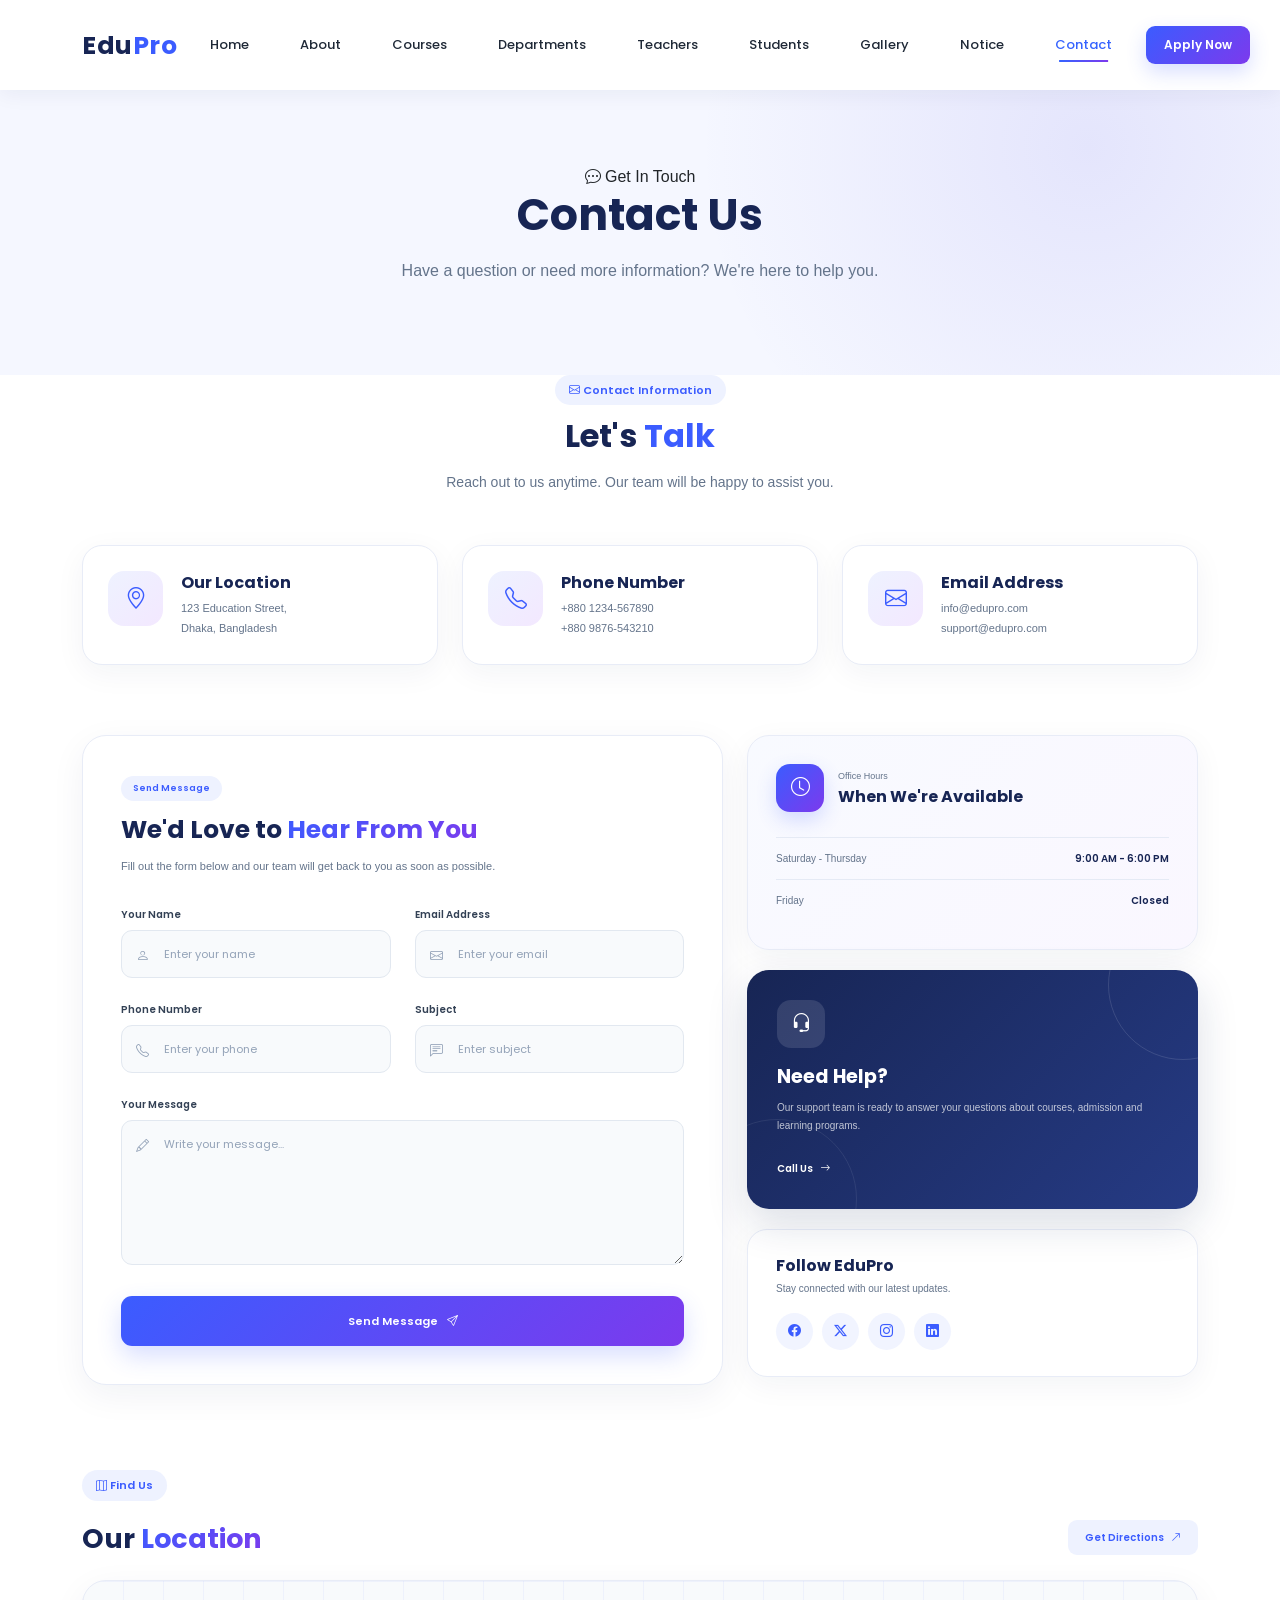
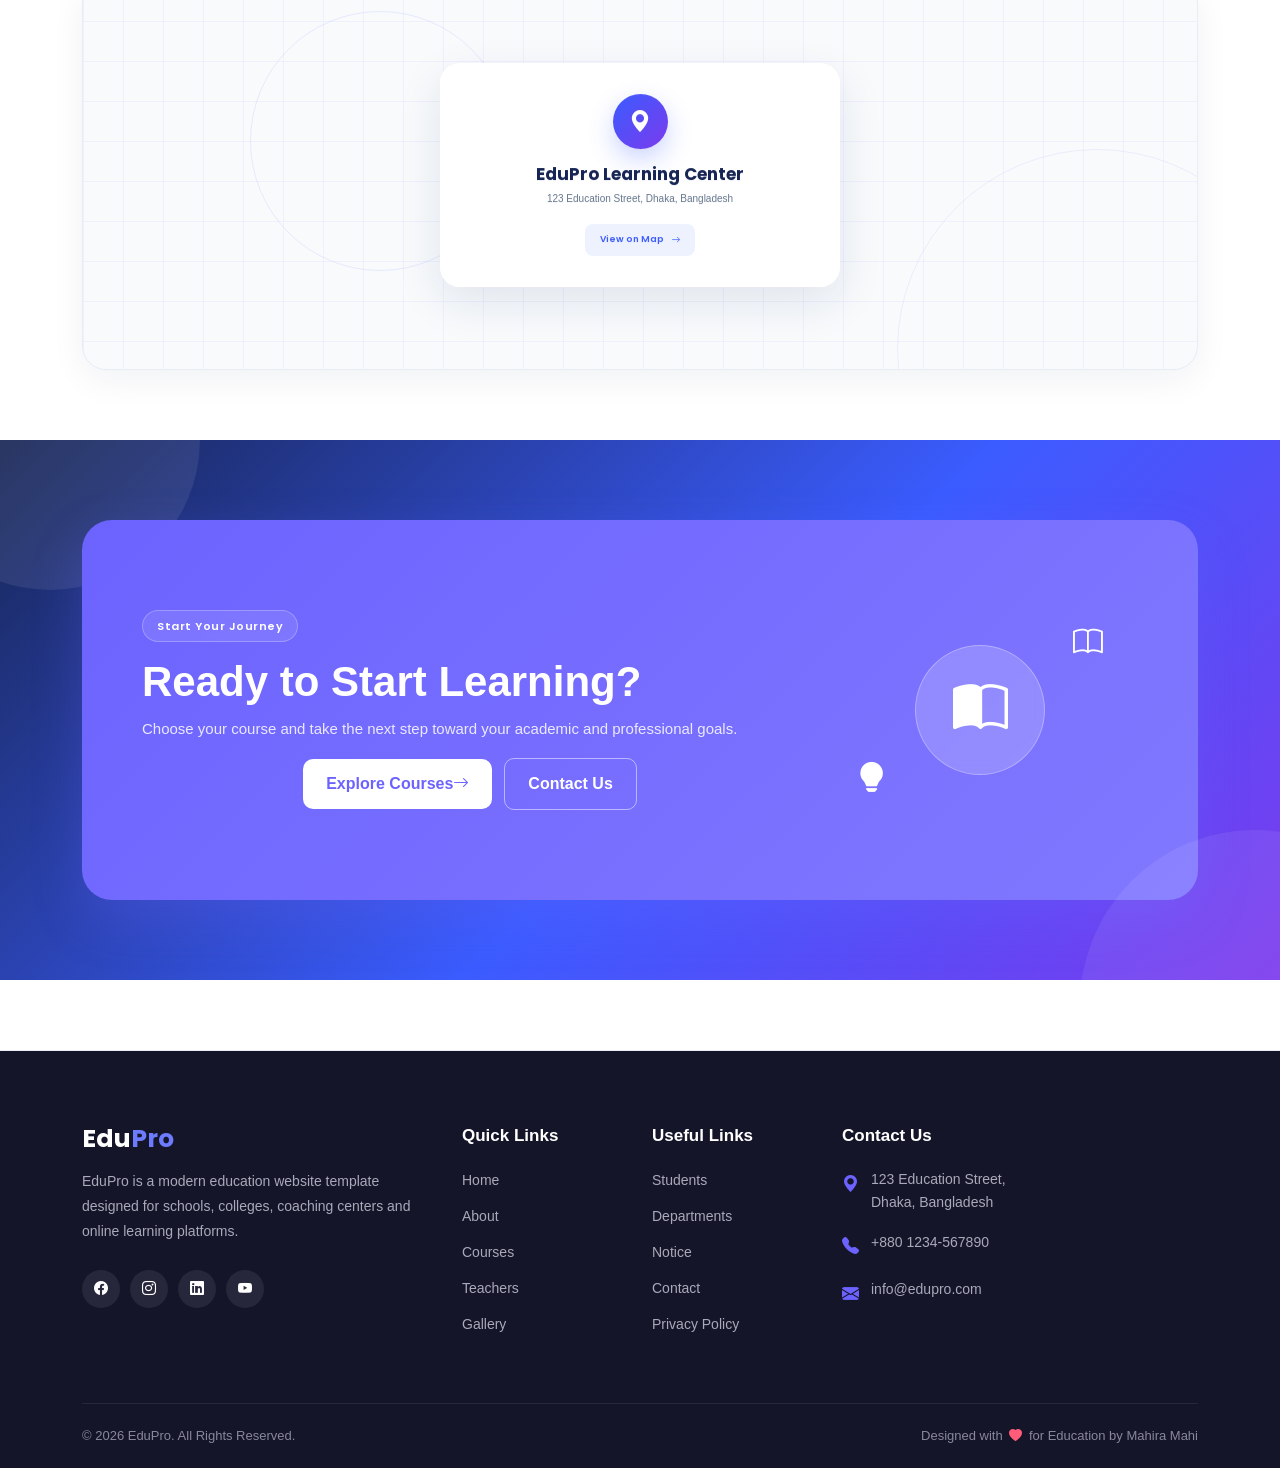
<file: contact.html>
<!doctype html>
<html lang="en">
  <head>
    <meta charset="utf-8" />
    <meta name="viewport" content="width=device-width, initial-scale=1" />

    <title>Contact - EduPro</title>

    <!-- Bootstrap CSS -->
    <link
      href="https://cdn.jsdelivr.net/npm/bootstrap@5.3.3/dist/css/bootstrap.min.css"
      rel="stylesheet"
    />

    <!-- Bootstrap Icons -->
    <link
      href="https://cdn.jsdelivr.net/npm/bootstrap-icons@1.11.3/font/bootstrap-icons.min.css"
      rel="stylesheet"
    />

    <!-- Font Awesome -->
    <link
      rel="stylesheet"
      href="https://cdnjs.cloudflare.com/ajax/libs/font-awesome/6.5.2/css/all.min.css"
    />

    <!-- Google Font -->
    <link
      href="https://fonts.googleapis.com/css2?family=Poppins:wght@400;500;600;700;800&display=swap"
      rel="stylesheet"
    />

    <!-- Main CSS -->
    <link rel="stylesheet" href="./assets/css/style.css" />
    <link rel="stylesheet" href="./assets/css/components.css" />
  </head>

  <body>
    <!-- ================= Navbar Start ================= -->

    <nav class="navbar navbar-expand-lg">
      <div class="container">
        <a class="navbar-brand" href="index.html">
          <span class="brand-edu">Edu</span><span class="brand-pro">Pro</span>
        </a>

        <button
          class="navbar-toggler"
          type="button"
          data-bs-toggle="collapse"
          data-bs-target="#navbarSupportedContent"
          aria-controls="navbarSupportedContent"
          aria-expanded="false"
          aria-label="Toggle navigation"
        >
          <i class="fa-solid fa-bars"></i>
        </button>

        <div class="collapse navbar-collapse" id="navbarSupportedContent">
          <ul class="navbar-nav ms-auto mb-2 mb-lg-0">
            <li class="nav-item">
              <a class="nav-link" href="index.html"> Home </a>
            </li>

            <li class="nav-item">
              <a class="nav-link" href="about.html"> About </a>
            </li>

            <li class="nav-item">
              <a class="nav-link" href="courses.html"> Courses </a>
            </li>

            <li class="nav-item">
              <a class="nav-link" href="department.html"> Departments </a>
            </li>

            <li class="nav-item">
              <a class="nav-link" href="teachers.html"> Teachers </a>
            </li>

            <li class="nav-item">
              <a class="nav-link" href="students.html"> Students </a>
            </li>

            <li class="nav-item">
              <a class="nav-link" href="gallery.html"> Gallery </a>
            </li>

            <li class="nav-item">
              <a class="nav-link" href="notice.html"> Notice </a>
            </li>

            <li class="nav-item">
              <a class="nav-link active" href="contact.html"> Contact </a>
            </li>

             <li class="nav-item ms-lg-3 mt-3 mt-lg-0">
              <a class="btn btn-primary nav-apply-btn" href="contact.html">
                Apply Now
              </a>
            </li>
          </ul>
        </div>
      </div>
    </nav>

    <!-- ================= Navbar End ================= -->

    <!-- ================= Page Header Start ================= -->

    <section class="page-header">
      <div class="container">
        <div class="page-header-content text-center">
          <span class="page-header-badge">
            <i class="bi bi-chat-dots"></i>
            Get In Touch
          </span>

          <h1>Contact <span>Us</span></h1>

          <p>
            Have a question or need more information? We're here to help you.
          </p>
        </div>
      </div>
    </section>

    <!-- ================= Page Header End ================= -->

    <!-- ================= Contact Info Start ================= -->

    <section class="contact-section section-padding">
      <div class="container">
        <div class="section-heading text-center">
          <span class="section-badge">
            <i class="bi bi-envelope"></i>
            Contact Information
          </span>

          <h2>Let's <span>Talk</span></h2>

          <p>Reach out to us anytime. Our team will be happy to assist you.</p>
        </div>

        <div class="row g-4 contact-info-row">
          <!-- Address -->

          <div class="col-lg-4 col-md-6">
            <div class="contact-info-card">
              <div class="contact-info-icon">
                <i class="bi bi-geo-alt"></i>
              </div>

              <div>
                <h3>Our Location</h3>

                <p>
                  123 Education Street,<br />
                  Dhaka, Bangladesh
                </p>
              </div>
            </div>
          </div>

          <!-- Phone -->

          <div class="col-lg-4 col-md-6">
            <div class="contact-info-card">
              <div class="contact-info-icon">
                <i class="bi bi-telephone"></i>
              </div>

              <div>
                <h3>Phone Number</h3>

                <p>
                  +880 1234-567890<br />
                  +880 9876-543210
                </p>
              </div>
            </div>
          </div>

          <!-- Email -->

          <div class="col-lg-4 col-md-6">
            <div class="contact-info-card">
              <div class="contact-info-icon">
                <i class="bi bi-envelope"></i>
              </div>

              <div>
                <h3>Email Address</h3>

                <p>
                  info@edupro.com<br />
                  support@edupro.com
                </p>
              </div>
            </div>
          </div>
        </div>

        <!-- ================= Contact Main ================= -->

        <div class="row g-5 contact-main-row">
          <!-- Contact Form -->

          <div class="col-lg-7">
            <div class="contact-form-card">
              <div class="contact-form-header">
                <span class="contact-form-badge"> Send Message </span>

                <h2>We'd Love to <span>Hear From You</span></h2>

                <p>
                  Fill out the form below and our team will get back to you as
                  soon as possible.
                </p>
              </div>

              <form id="contactForm">
                <div class="row g-4">
                  <!-- Name -->

                  <div class="col-md-6">
                    <div class="contact-input-group">
                      <label for="contactName"> Your Name </label>

                      <div class="contact-input">
                        <i class="bi bi-person"></i>

                        <input
                          type="text"
                          id="contactName"
                          name="name"
                          placeholder="Enter your name"
                          required
                        />
                      </div>
                    </div>
                  </div>

                  <!-- Email -->

                  <div class="col-md-6">
                    <div class="contact-input-group">
                      <label for="contactEmail"> Email Address </label>

                      <div class="contact-input">
                        <i class="bi bi-envelope"></i>

                        <input
                          type="email"
                          id="contactEmail"
                          name="email"
                          placeholder="Enter your email"
                          required
                        />
                      </div>
                    </div>
                  </div>

                  <!-- Phone -->

                  <div class="col-md-6">
                    <div class="contact-input-group">
                      <label for="contactPhone"> Phone Number </label>

                      <div class="contact-input">
                        <i class="bi bi-telephone"></i>

                        <input
                          type="tel"
                          id="contactPhone"
                          name="phone"
                          placeholder="Enter your phone"
                        />
                      </div>
                    </div>
                  </div>

                  <!-- Subject -->

                  <div class="col-md-6">
                    <div class="contact-input-group">
                      <label for="contactSubject"> Subject </label>

                      <div class="contact-input">
                        <i class="bi bi-chat-left-text"></i>

                        <input
                          type="text"
                          id="contactSubject"
                          name="subject"
                          placeholder="Enter subject"
                          required
                        />
                      </div>
                    </div>
                  </div>

                  <!-- Message -->

                  <div class="col-12">
                    <div class="contact-input-group">
                      <label for="contactMessage"> Your Message </label>

                      <div class="contact-input contact-textarea">
                        <i class="bi bi-pencil"></i>

                        <textarea
                          id="contactMessage"
                          name="message"
                          rows="6"
                          placeholder="Write your message..."
                          required
                        ></textarea>
                      </div>
                    </div>
                  </div>

                  <!-- Submit -->

                  <div class="col-12">
                    <button type="submit" class="contact-submit-btn">
                      Send Message

                      <i class="bi bi-send"></i>
                    </button>
                  </div>
                </div>
              </form>

              <!-- Success Message -->

              <div class="contact-success-message" id="contactSuccessMessage">
                <i class="bi bi-check-circle-fill"></i>

                <div>
                  <strong> Message Sent Successfully! </strong>

                  <p>
                    Thank you for contacting EduPro. We'll get back to you soon.
                  </p>
                </div>
              </div>
            </div>
          </div>

          <!-- Right Side -->

          <div class="col-lg-5">
            <div class="contact-side">
              <!-- Opening Hours -->

              <div class="contact-hours-card">
                <div class="contact-side-title">
                  <div class="contact-side-icon">
                    <i class="bi bi-clock"></i>
                  </div>

                  <div>
                    <span> Office Hours </span>

                    <h3>When We're Available</h3>
                  </div>
                </div>

                <div class="contact-hours-list">
                  <div>
                    <span>Saturday - Thursday</span>
                    <strong>9:00 AM - 6:00 PM</strong>
                  </div>

                  <div>
                    <span>Friday</span>
                    <strong>Closed</strong>
                  </div>
                </div>
              </div>

              <!-- Why Contact -->

              <div class="contact-help-card">
                <div class="contact-help-icon">
                  <i class="bi bi-headset"></i>
                </div>

                <h3>Need Help?</h3>

                <p>
                  Our support team is ready to answer your questions about
                  courses, admission and learning programs.
                </p>

                <a href="tel:+8801234567890">
                  Call Us
                  <i class="bi bi-arrow-right"></i>
                </a>
              </div>

              <!-- Social -->

              <div class="contact-social-card">
                <h3>Follow EduPro</h3>

                <p>Stay connected with our latest updates.</p>

                <div class="contact-social">
                  <a href="#" aria-label="Facebook">
                    <i class="bi bi-facebook"></i>
                  </a>

                  <a href="#" aria-label="Twitter">
                    <i class="bi bi-twitter-x"></i>
                  </a>

                  <a href="#" aria-label="Instagram">
                    <i class="bi bi-instagram"></i>
                  </a>

                  <a href="#" aria-label="LinkedIn">
                    <i class="bi bi-linkedin"></i>
                  </a>
                </div>
              </div>
            </div>
          </div>
        </div>

        <!-- ================= Map ================= -->

        <div class="contact-map-section">
          <div class="contact-map-header">
            <div>
              <span class="section-badge">
                <i class="bi bi-map"></i>
                Find Us
              </span>

              <h2>Our <span>Location</span></h2>
            </div>

            <a href="#" class="map-direction-btn">
              Get Directions
              <i class="bi bi-arrow-up-right"></i>
            </a>
          </div>

          <div class="contact-map">
            <div class="map-placeholder">
              <div class="map-placeholder-icon">
                <i class="bi bi-geo-alt-fill"></i>
              </div>

              <h3>EduPro Learning Center</h3>

              <p>123 Education Street, Dhaka, Bangladesh</p>

              <a href="#" class="map-view-btn">
                View on Map
                <i class="bi bi-arrow-right"></i>
              </a>
            </div>
          </div>
        </div>
      </div>
    </section>

    <!-- ================= Contact Info End ================= -->

    <!-- ================= CTA Start ================= -->

    <section class="cta-section">
      <div class="container">
        <div class="cta-wrapper">
          <div class="row align-items-center">
            <div class="col-lg-8">
              <span class="cta-badge"> Start Your Journey </span>

              <h2 class="cta-title">Ready to Start Learning?</h2>

              <p class="cta-text">
                Choose your course and take the next step toward your academic
                and professional goals.
              </p>

              <div class="cta-buttons">
                <a href="#popular-courses" class="cta-btn-primary">
                  Explore Courses
                  <i class="bi bi-arrow-right"></i>
                </a>

                <a href="contact.html" class="cta-btn-secondary">
                  Contact Us
                </a>
              </div>
            </div>

            <div class="col-lg-4">
              <div class="cta-illustration">
                <div class="cta-circle"></div>

                <div class="cta-icon">
                  <i class="bi bi-book-half"></i>
                </div>

                <div class="floating-book">
                  <i class="bi bi-book"></i>
                </div>

                <div class="floating-bulb">
                  <i class="bi bi-lightbulb-fill"></i>
                </div>
              </div>
            </div>
          </div>
        </div>
      </div>
    </section>
    <!-- ================= CTA End ================= -->

    <!-- ================= Footer Start ================= -->

    <footer class="footer-section">
      <div class="container">
        <div class="row g-4">
          <!-- Brand -->

          <div class="col-lg-4 col-md-6">
            <a href="index.html" class="footer-logo">
              <span class="brand-edu">Edu</span
              ><span class="brand-pro">Pro</span>
            </a>

            <p class="footer-description">
              EduPro is a modern education website template designed for
              schools, colleges, coaching centers and online learning platforms.
            </p>

            <!-- Social Icons -->

            <div class="footer-social">
              <a href="#" aria-label="Facebook">
                <i class="bi bi-facebook"></i>
              </a>

              <a href="#" aria-label="Instagram">
                <i class="bi bi-instagram"></i>
              </a>

              <a href="#" aria-label="LinkedIn">
                <i class="bi bi-linkedin"></i>
              </a>

              <a href="#" aria-label="YouTube">
                <i class="bi bi-youtube"></i>
              </a>
            </div>
          </div>

          <!-- Quick Links -->

          <div class="col-lg-2 col-md-6">
            <h5 class="footer-title">Quick Links</h5>

            <ul class="footer-links">
              <li>
                <a href="index.html">Home</a>
              </li>

              <li>
                <a href="about.html">About</a>
              </li>

              <li>
                <a href="courses.html">Courses</a>
              </li>

              <li>
                <a href="teachers.html">Teachers</a>
              </li>

              <li>
                <a href="gallery.html">Gallery</a>
              </li>
            </ul>
          </div>

          <!-- Useful Links -->

          <div class="col-lg-2 col-md-6">
            <h5 class="footer-title">Useful Links</h5>

            <ul class="footer-links">
              <li>
                <a href="students.html">Students</a>
              </li>

              <li>
                <a href="department.html">Departments</a>
              </li>

              <li>
                <a href="notice.html">Notice</a>
              </li>

              <li>
                <a href="contact.html">Contact</a>
              </li>

              <li>
                <a href="#">Privacy Policy</a>
              </li>
            </ul>
          </div>

          <!-- Contact -->

          <div class="col-lg-4 col-md-6">
            <h5 class="footer-title">Contact Us</h5>

            <ul class="footer-contact">
              <li>
                <i class="bi bi-geo-alt-fill"></i>

                <span>
                  123 Education Street,<br />
                  Dhaka, Bangladesh
                </span>
              </li>

              <li>
                <i class="bi bi-telephone-fill"></i>

                <a href="tel:+8801234567890"> +880 1234-567890 </a>
              </li>

              <li>
                <i class="bi bi-envelope-fill"></i>

                <a href="mailto:info@edupro.com"> info@edupro.com </a>
              </li>
            </ul>
          </div>
        </div>

        <!-- Footer Bottom -->

        <div class="footer-bottom">
          <p>© 2026 EduPro. All Rights Reserved.</p>

          <p>
            Designed with
            <i class="bi bi-heart-fill footer-heart"></i>
            for Education by Mahira Mahi 
          </p>
        </div>
      </div>
    </footer>

    <!-- ================= Footer End ================= -->

    <!-- Bootstrap JS -->

    <script src="./assets/js/bootstrap.bundle.min.js"></script>

    <!-- Main JS -->

    <script src="./assets/js/script.js"></script>
  </body>
</html>
</file>
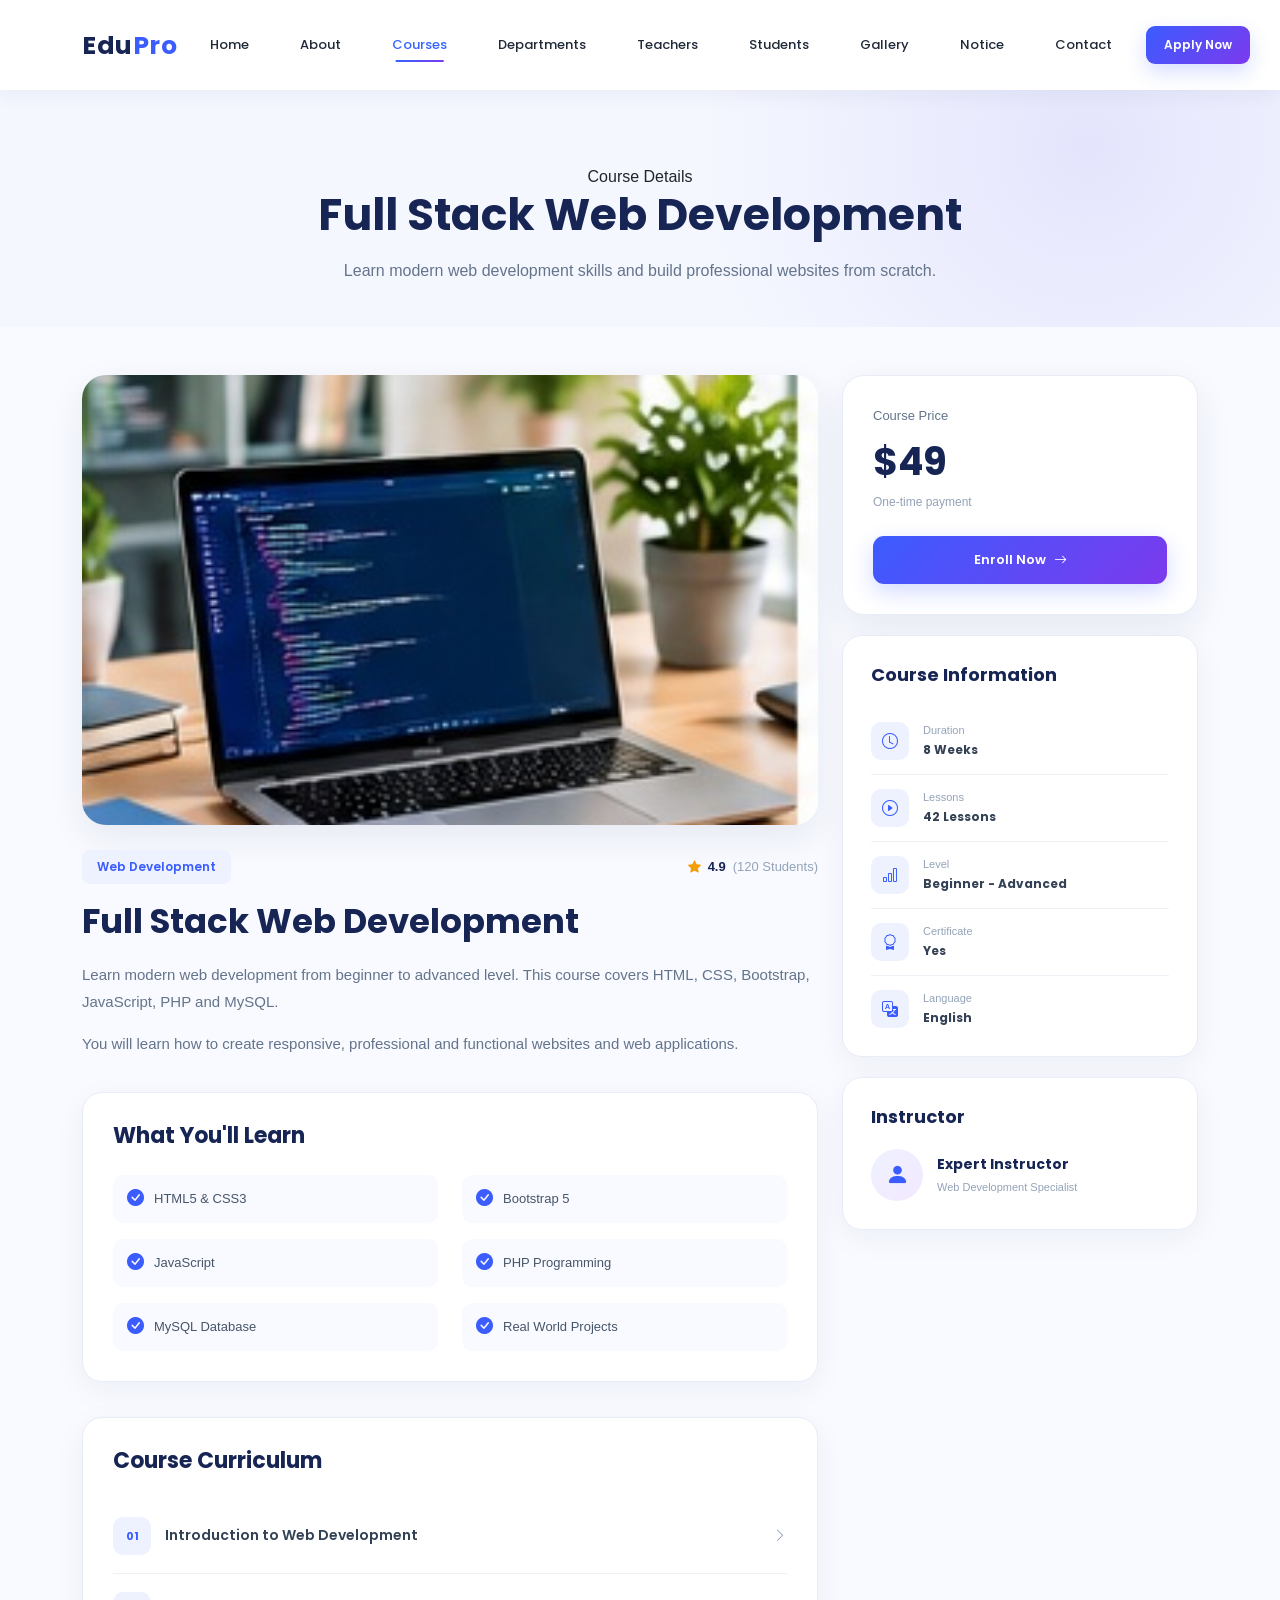
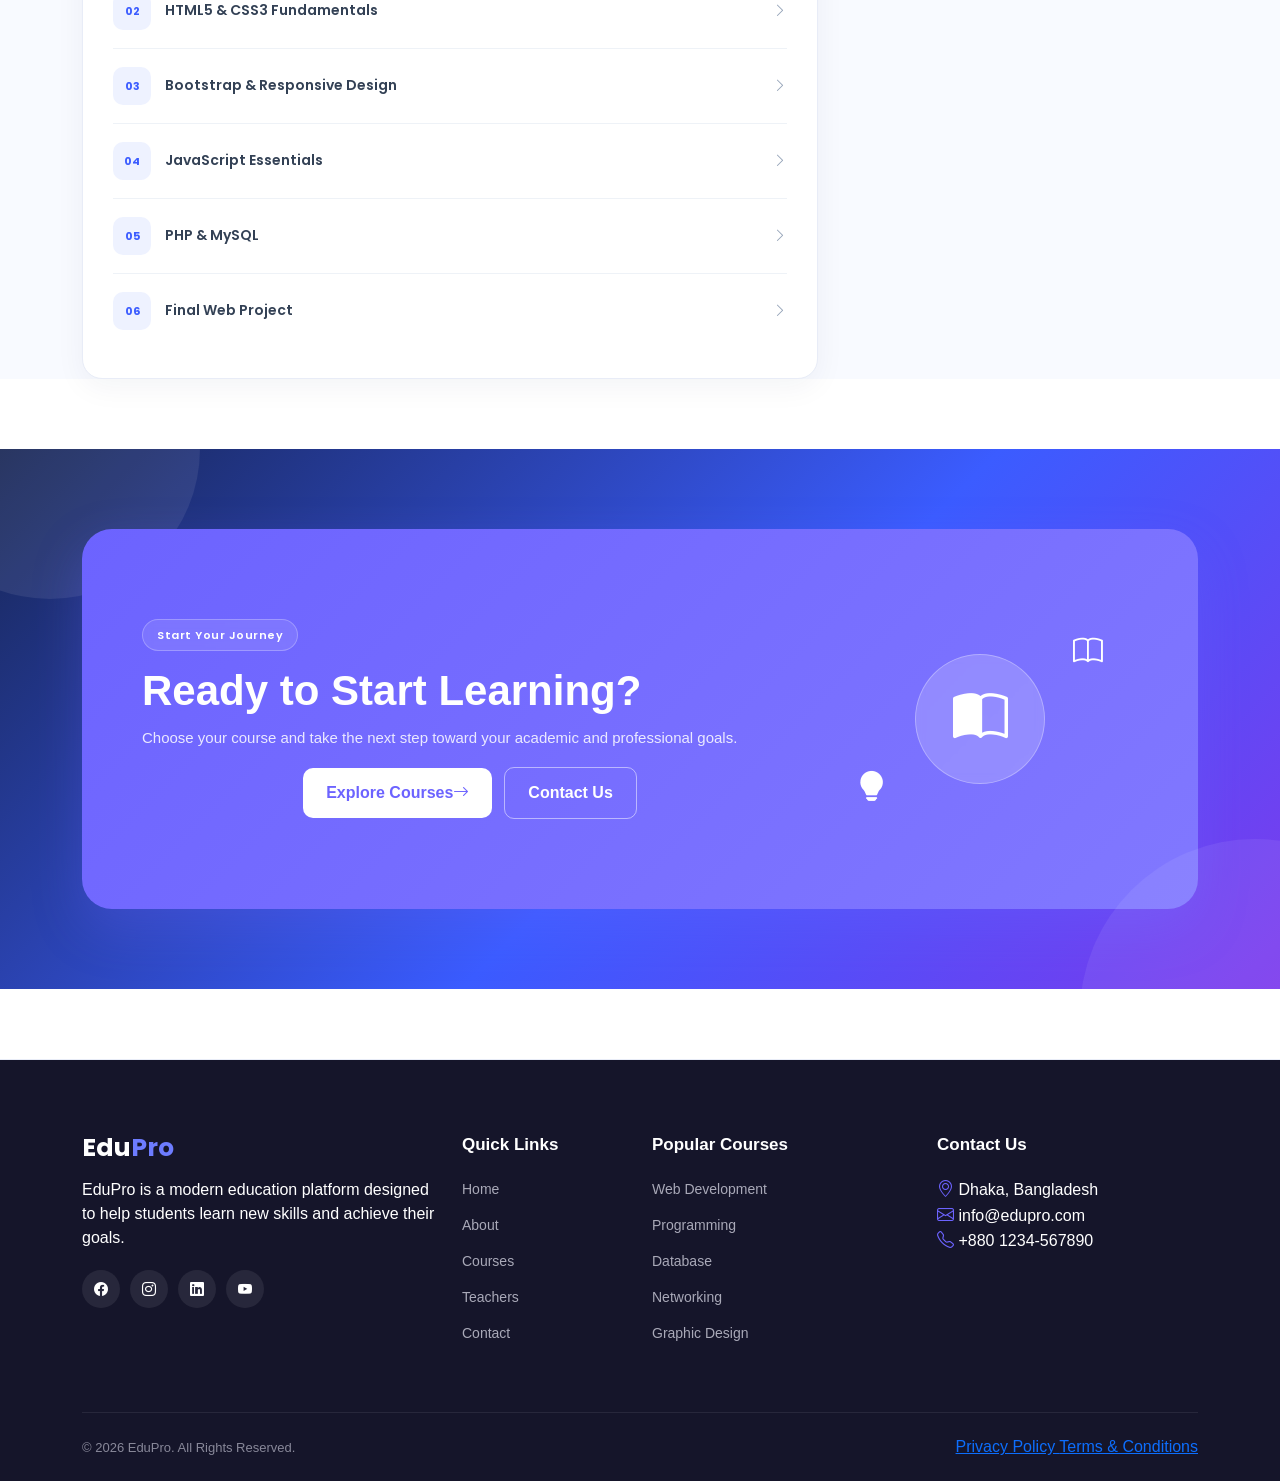
<file: course-details.html>
<!doctype html>
<html lang="en">
  <head>
    <meta charset="utf-8" />
    <meta name="viewport" content="width=device-width, initial-scale=1" />

    <title>Course-Details - EduPro</title>

    <!-- Bootstrap CSS -->
    <link
      href="https://cdn.jsdelivr.net/npm/bootstrap@5.3.3/dist/css/bootstrap.min.css"
      rel="stylesheet"
    />

    <!-- Bootstrap Icons -->
    <link
      href="https://cdn.jsdelivr.net/npm/bootstrap-icons@1.11.3/font/bootstrap-icons.min.css"
      rel="stylesheet"
    />

    <!-- Font Awesome -->
    <link
      rel="stylesheet"
      href="https://cdnjs.cloudflare.com/ajax/libs/font-awesome/6.5.2/css/all.min.css"
    />

    <!-- Google Font -->
    <link
      href="https://fonts.googleapis.com/css2?family=Poppins:wght@400;500;600;700;800&display=swap"
      rel="stylesheet"
    />

    <!-- Main CSS -->
    <link rel="stylesheet" href="./assets/css/style.css" />
    <link rel="stylesheet" href="./assets/css/components.css">
  </head>

  <body>
    <!-- =====================================================
         NAVBAR START
    ====================================================== -->

    <nav class="navbar navbar-expand-lg">
      <div class="container">
        <!-- Logo -->
        <a class="navbar-brand" href="index.html">
          <span class="brand-edu">Edu</span><span class="brand-pro">Pro</span>
        </a>

        <!-- Mobile Toggle -->
        <button
          class="navbar-toggler"
          type="button"
          data-bs-toggle="collapse"
          data-bs-target="#navbarSupportedContent"
          aria-controls="navbarSupportedContent"
          aria-expanded="false"
          aria-label="Toggle navigation"
        >
          <i class="fa-solid fa-bars"></i>
        </button>

        <!-- Menu -->
        <div class="collapse navbar-collapse" id="navbarSupportedContent">
          <ul class="navbar-nav ms-auto align-items-lg-center">
            <li class="nav-item">
              <a class="nav-link" href="index.html"> Home </a>
            </li>

            <li class="nav-item">
              <a class="nav-link" href="about.html"> About </a>
            </li>

            <li class="nav-item">
              <a class="nav-link active" href="courses.html"> Courses </a>
            </li>

            <li class="nav-item">
              <a class="nav-link" href="department.html"> Departments </a>
            </li>

            <li class="nav-item">
              <a class="nav-link" href="teachers.html"> Teachers </a>
            </li>

            <li class="nav-item">
              <a class="nav-link" href="students.html"> Students </a>
            </li>

            <li class="nav-item">
              <a class="nav-link" href="gallery.html"> Gallery </a>
            </li>

            <li class="nav-item">
              <a class="nav-link" href="notice.html"> Notice </a>
            </li>

            <li class="nav-item">
              <a class="nav-link" href="contact.html"> Contact </a>
            </li>

            <li class="nav-item ms-lg-3 mt-3 mt-lg-0">
              <a class="btn btn-primary nav-apply-btn" href="contact.html">
                Apply Now
              </a>
            </li>
          </ul>
        </div>
      </div>
    </nav>

    <!-- =====================================================
         NAVBAR END
    ====================================================== -->

    <!-- =====================================================
         PAGE HEADER START
    ====================================================== -->

    <section class="page-header">
      <div class="container">
        <div class="page-header-content text-center">
          <span class="page-header-badge"> Course Details </span>

          <h1 class="course-page-title">Full Stack Web Development</h1>

          <p class="course-page-description">
            Learn modern web development skills and build professional websites
            from scratch.
          </p>
        </div>
      </div>
    </section>

    <!-- =====================================================
         PAGE HEADER END
    ====================================================== -->

    <!-- =====================================================
         COURSE DETAILS START
    ====================================================== -->

    <section class="course-details-section section-padding">
      <div class="container">
        <div class="row g-5">
          <!-- =================================================
               LEFT CONTENT
          ================================================== -->

          <div class="col-lg-8">
            <!-- Course Image -->

            <div class="course-details-image">
              <img
                src="./assets/images/course-web.jpg"
                alt="Full Stack Web Development"
              />
            </div>

            <!-- Course Meta -->

            <div class="course-details-meta">
              <span class="details-category"> Web Development </span>

              <div class="details-rating">
                <i class="bi bi-star-fill"></i>

                <strong>4.9</strong>

                <span>(120 Students)</span>
              </div>
            </div>

            <!-- Course Title -->

            <h2 class="course-details-title">Full Stack Web Development</h2>

            <!-- Description -->

            <p class="course-details-text">
              Learn modern web development from beginner to advanced level. This
              course covers HTML, CSS, Bootstrap, JavaScript, PHP and MySQL.
            </p>

            <p class="course-details-text">
              You will learn how to create responsive, professional and
              functional websites and web applications.
            </p>

            <!-- =================================================
                 WHAT YOU WILL LEARN
            ================================================== -->

            <div class="course-learn-box">
              <h3>What You'll Learn</h3>

              <div class="row g-3">
                <div class="col-md-6">
                  <div class="learn-item">
                    <i class="bi bi-check-circle-fill"></i>
                    <span> HTML5 & CSS3 </span>
                  </div>
                </div>

                <div class="col-md-6">
                  <div class="learn-item">
                    <i class="bi bi-check-circle-fill"></i>
                    <span> Bootstrap 5 </span>
                  </div>
                </div>

                <div class="col-md-6">
                  <div class="learn-item">
                    <i class="bi bi-check-circle-fill"></i>
                    <span> JavaScript </span>
                  </div>
                </div>

                <div class="col-md-6">
                  <div class="learn-item">
                    <i class="bi bi-check-circle-fill"></i>
                    <span> PHP Programming </span>
                  </div>
                </div>

                <div class="col-md-6">
                  <div class="learn-item">
                    <i class="bi bi-check-circle-fill"></i>
                    <span> MySQL Database </span>
                  </div>
                </div>

                <div class="col-md-6">
                  <div class="learn-item">
                    <i class="bi bi-check-circle-fill"></i>
                    <span> Real World Projects </span>
                  </div>
                </div>
              </div>
            </div>

            <!-- =================================================
                 COURSE CURRICULUM
            ================================================== -->

            <div class="course-curriculum">
              <h3>Course Curriculum</h3>

              <div class="curriculum-item">
                <div>
                  <span class="lesson-number"> 01 </span>

                  <span class="lesson-title">
                    Introduction to Web Development
                  </span>
                </div>

                <i class="bi bi-chevron-right"></i>
              </div>

              <div class="curriculum-item">
                <div>
                  <span class="lesson-number"> 02 </span>

                  <span class="lesson-title"> HTML5 & CSS3 Fundamentals </span>
                </div>

                <i class="bi bi-chevron-right"></i>
              </div>

              <div class="curriculum-item">
                <div>
                  <span class="lesson-number"> 03 </span>

                  <span class="lesson-title">
                    Bootstrap & Responsive Design
                  </span>
                </div>

                <i class="bi bi-chevron-right"></i>
              </div>

              <div class="curriculum-item">
                <div>
                  <span class="lesson-number"> 04 </span>

                  <span class="lesson-title"> JavaScript Essentials </span>
                </div>

                <i class="bi bi-chevron-right"></i>
              </div>

              <div class="curriculum-item">
                <div>
                  <span class="lesson-number"> 05 </span>

                  <span class="lesson-title"> PHP & MySQL </span>
                </div>

                <i class="bi bi-chevron-right"></i>
              </div>

              <div class="curriculum-item">
                <div>
                  <span class="lesson-number"> 06 </span>

                  <span class="lesson-title"> Final Web Project </span>
                </div>

                <i class="bi bi-chevron-right"></i>
              </div>
            </div>
          </div>

          <!-- =================================================
               RIGHT SIDEBAR
          ================================================== -->

          <div class="col-lg-4">
            <div class="course-details-sidebar">
              <!-- Price -->

              <div class="course-price-box">
                <span class="price-label"> Course Price </span>

                <div class="details-price">$49</div>

                <span class="price-note"> One-time payment </span>

                <a href="contact.html" class="enroll-btn">
                  Enroll Now
                  <i class="bi bi-arrow-right"></i>
                </a>
              </div>

              <!-- Course Information -->

              <div class="course-info">
                <h4>Course Information</h4>

                <div class="info-item">
                  <i class="bi bi-clock"></i>

                  <div>
                    <span> Duration </span>

                    <strong> 8 Weeks </strong>
                  </div>
                </div>

                <div class="info-item">
                  <i class="bi bi-play-circle"></i>

                  <div>
                    <span> Lessons </span>

                    <strong> 42 Lessons </strong>
                  </div>
                </div>

                <div class="info-item">
                  <i class="bi bi-bar-chart"></i>

                  <div>
                    <span> Level </span>

                    <strong> Beginner - Advanced </strong>
                  </div>
                </div>

                <div class="info-item">
                  <i class="bi bi-award"></i>

                  <div>
                    <span> Certificate </span>

                    <strong> Yes </strong>
                  </div>
                </div>

                <div class="info-item">
                  <i class="bi bi-translate"></i>

                  <div>
                    <span> Language </span>

                    <strong> English </strong>
                  </div>
                </div>
              </div>

              <!-- Instructor -->

              <div class="course-instructor">
                <h4>Instructor</h4>

                <div class="instructor-profile">
                  <div class="instructor-avatar">
                    <i class="bi bi-person-fill"></i>
                  </div>

                  <div>
                    <strong> Expert Instructor </strong>

                    <span> Web Development Specialist </span>
                  </div>
                </div>
              </div>
            </div>
          </div>
        </div>
      </div>
    </section>

    <!-- =====================================================
         COURSE DETAILS END
    ====================================================== -->

    <!-- =====================================================
         READY TO START LEARNING CTA
    ====================================================== -->

    <!-- =====================================================
     CTA SECTION
===================================================== -->

     <section class="cta-section">
      <div class="container">
        <div class="cta-wrapper">
          <div class="row align-items-center">
            <div class="col-lg-8">
              <span class="cta-badge"> Start Your Journey </span>

              <h2 class="cta-title">Ready to Start Learning?</h2>

              <p class="cta-text">
                Choose your course and take the next step toward your academic
                and professional goals.
              </p>

              <div class="cta-buttons">
                <a href="#popular-courses" class="cta-btn-primary">
                  Explore Courses
                  <i class="bi bi-arrow-right"></i>
                </a>

                <a href="contact.html" class="cta-btn-secondary">
                  Contact Us
                </a>
              </div>
            </div>

            <div class="col-lg-4">
              <div class="cta-illustration">
                <div class="cta-circle"></div>

                <div class="cta-icon">
                  <i class="bi bi-book-half"></i>
                </div>

                <div class="floating-book">
                  <i class="bi bi-book"></i>
                </div>

                <div class="floating-bulb">
                  <i class="bi bi-lightbulb-fill"></i>
                </div>
              </div>
            </div>
          </div>
        </div>
      </div>
    </section>

    <!-- =====================================================
         CTA END
    ====================================================== -->

    <!-- =====================================================
         FOOTER START
    ====================================================== -->

    <footer class="footer-section">
      <div class="container">
        <div class="row g-4">
          <!-- About -->

          <div class="col-lg-4 col-md-6">
            <a href="index.html" class="footer-logo">
  <span class="brand-edu">Edu</span><span class="brand-pro">Pro</span>
</a>

            <p class="footer-text">
              EduPro is a modern education platform designed to help students
              learn new skills and achieve their goals.
            </p>

            <div class="footer-social">
              <a href="#">
                <i class="bi bi-facebook"></i>
              </a>

              <a href="#">
                <i class="bi bi-instagram"></i>
              </a>

              <a href="#">
                <i class="bi bi-linkedin"></i>
              </a>

              <a href="#">
                <i class="bi bi-youtube"></i>
              </a>
            </div>
          </div>

          <!-- Quick Links -->

          <div class="col-lg-2 col-md-6">
            <h5 class="footer-title">Quick Links</h5>

            <ul class="footer-links">
              <li>
                <a href="index.html"> Home </a>
              </li>

              <li>
                <a href="about.html"> About </a>
              </li>

              <li>
                <a href="courses.html"> Courses </a>
              </li>

              <li>
                <a href="teachers.html"> Teachers </a>
              </li>

              <li>
                <a href="contact.html"> Contact </a>
              </li>
            </ul>
          </div>

          <!-- Courses -->

          <div class="col-lg-3 col-md-6">
            <h5 class="footer-title">Popular Courses</h5>

            <ul class="footer-links">
              <li>
                <a href="course-details.html?course=web"> Web Development </a>
              </li>

              <li>
                <a href="course-details.html?course=programming">
                  Programming
                </a>
              </li>

              <li>
                <a href="course-details.html?course=database"> Database </a>
              </li>

              <li>
                <a href="course-details.html?course=networking"> Networking </a>
              </li>

              <li>
                <a href="course-details.html?course=design"> Graphic Design </a>
              </li>
            </ul>
          </div>

          <!-- Contact -->

          <div class="col-lg-3 col-md-6">
            <h5 class="footer-title">Contact Us</h5>

            <div class="footer-contact">
              <div>
                <i class="bi bi-geo-alt"></i>
                <span> Dhaka, Bangladesh </span>
              </div>

              <div>
                <i class="bi bi-envelope"></i>
                <span> info@edupro.com </span>
              </div>

              <div>
                <i class="bi bi-telephone"></i>
                <span> +880 1234-567890 </span>
              </div>
            </div>
          </div>
        </div>

        <!-- Copyright -->

        <div class="footer-bottom">
          <p>© 2026 EduPro. All Rights Reserved.</p>

          <div>
            <a href="#"> Privacy Policy </a>

            <a href="#"> Terms & Conditions </a>
          </div>
        </div>
      </div>
    </footer>

    <!-- =====================================================
         FOOTER END
    ====================================================== -->

    <!-- Bootstrap JS -->
    <script src="https://cdn.jsdelivr.net/npm/bootstrap@5.3.3/dist/js/bootstrap.bundle.min.js"></script>

    <!-- Main JS -->
    <script src="./assets/js/script.js"></script>
  </body>
</html>
</file>
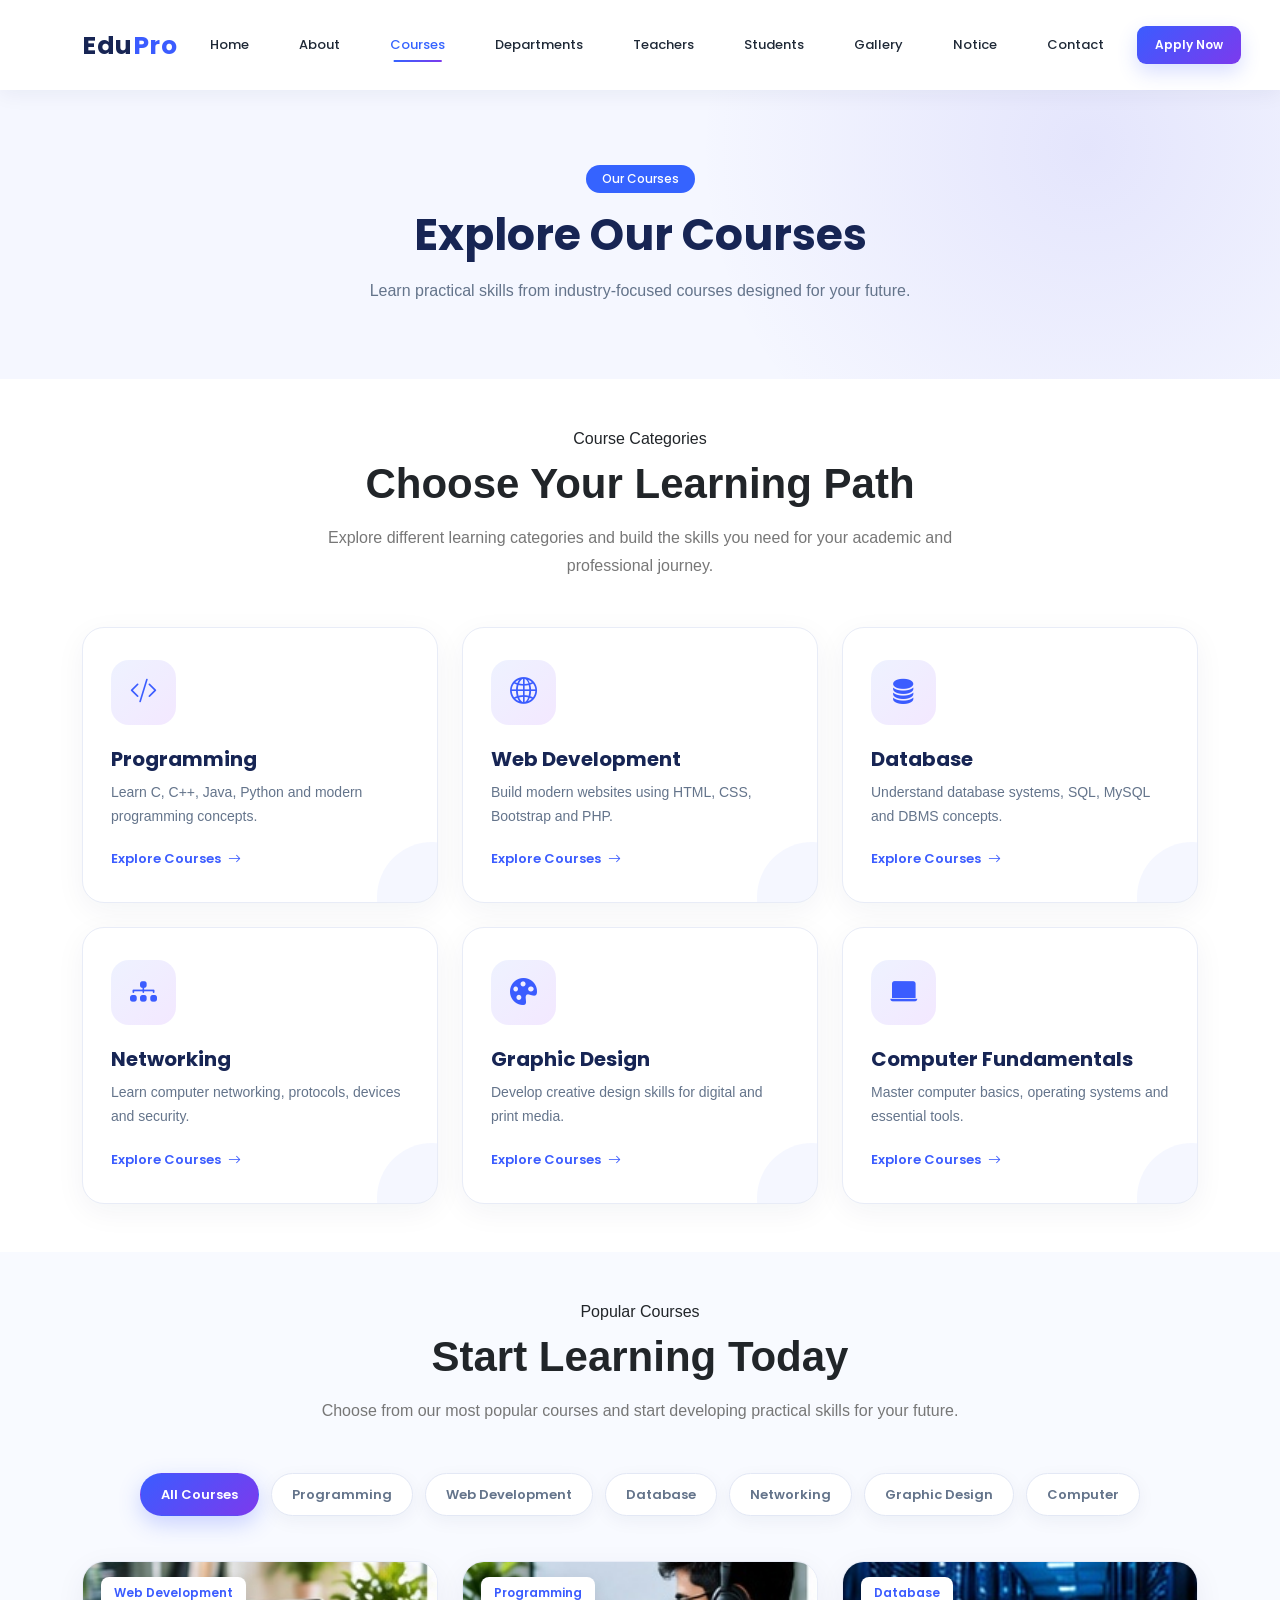
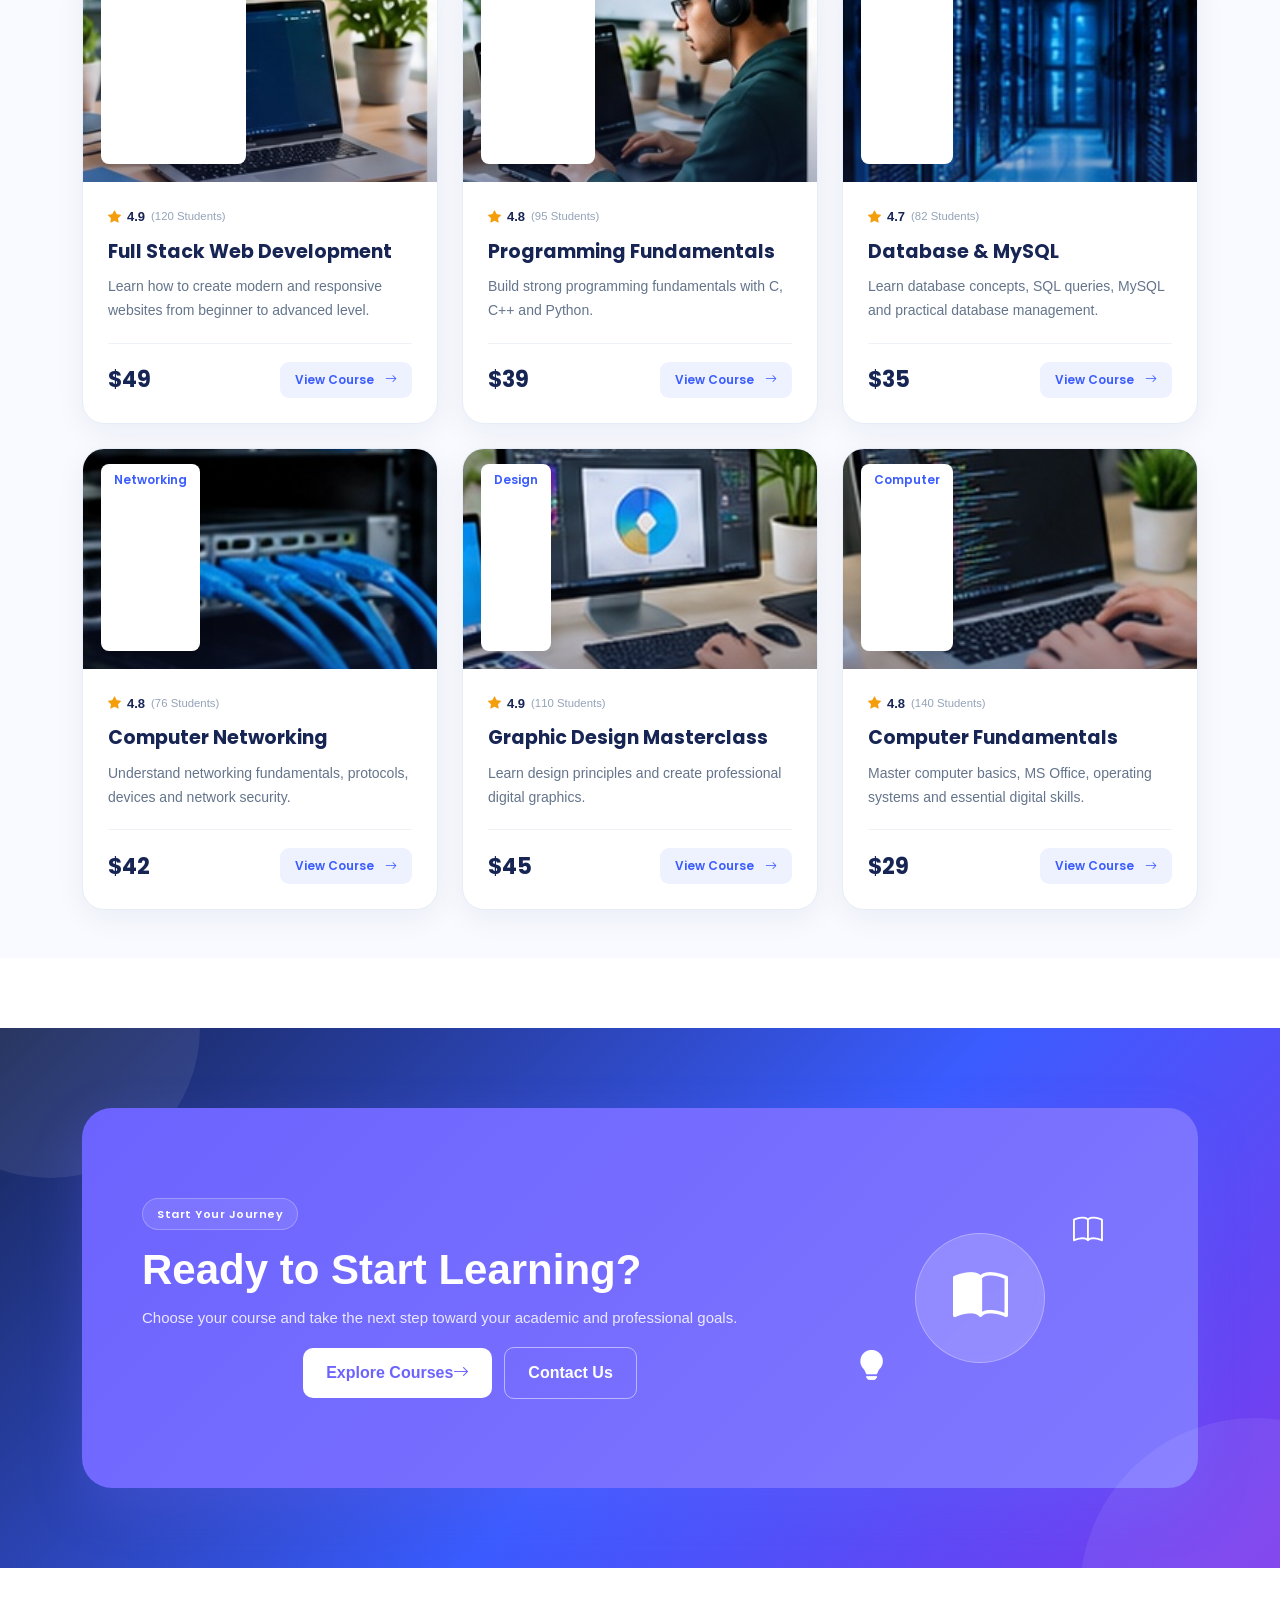
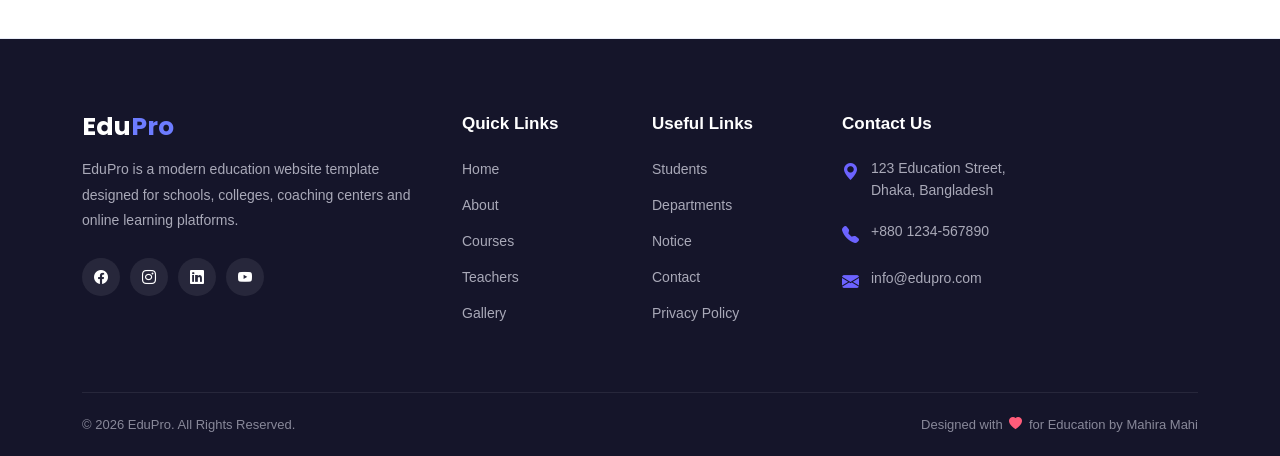
<file: courses.html>
<!doctype html>
<html lang="en">
  <head>
    <meta charset="utf-8" />
    <meta name="viewport" content="width=device-width, initial-scale=1" />

    <title>Courses - EduPro</title>

    <!-- Bootstrap CSS -->
    <link
      href="https://cdn.jsdelivr.net/npm/bootstrap@5.3.3/dist/css/bootstrap.min.css"
      rel="stylesheet"
    />

    <!-- Bootstrap Icons -->
    <link
      href="https://cdn.jsdelivr.net/npm/bootstrap-icons@1.11.3/font/bootstrap-icons.min.css"
      rel="stylesheet"
    />

    <!-- Font Awesome -->
    <link
      rel="stylesheet"
      href="https://cdnjs.cloudflare.com/ajax/libs/font-awesome/6.5.2/css/all.min.css"
    />

    <!-- Google Font -->
    <link
      href="https://fonts.googleapis.com/css2?family=Poppins:wght@400;500;600;700;800&display=swap"
      rel="stylesheet"
    />

    <!-- Main CSS -->
    <link rel="stylesheet" href="./assets/css/style.css" />
    <link rel="stylesheet" href="./assets/css/components.css" />
  </head>

  <body>
    <!-- =====================================================
       NAVBAR START
  ====================================================== -->

    <nav class="navbar navbar-expand-lg">
      <div class="container">
        <!-- Logo -->

        <a class="navbar-brand" href="index.html">
          <span class="brand-edu">Edu</span><span class="brand-pro">Pro</span>
        </a>

        <!-- Mobile Button -->

        <button
          class="navbar-toggler"
          type="button"
          data-bs-toggle="collapse"
          data-bs-target="#navbarSupportedContent"
          aria-controls="navbarSupportedContent"
          aria-expanded="false"
          aria-label="Toggle navigation"
        >
          <i class="fa-solid fa-bars"></i>
        </button>

        <!-- Navbar Menu -->

        <div class="collapse navbar-collapse" id="navbarSupportedContent">
          <ul class="navbar-nav ms-auto align-items-lg-center gap-lg-1">
            <li class="nav-item">
              <a class="nav-link" href="index.html"> Home </a>
            </li>

            <li class="nav-item">
              <a class="nav-link" href="about.html"> About </a>
            </li>

            <li class="nav-item">
              <a class="nav-link active" href="courses.html"> Courses </a>
            </li>

            <li class="nav-item">
              <a class="nav-link" href="department.html"> Departments </a>
            </li>

            <li class="nav-item">
              <a class="nav-link" href="teachers.html"> Teachers </a>
            </li>

            <li class="nav-item">
              <a class="nav-link" href="students.html"> Students </a>
            </li>

            <li class="nav-item">
              <a class="nav-link" href="gallery.html"> Gallery </a>
            </li>

            <li class="nav-item">
              <a class="nav-link" href="notice.html"> Notice </a>
            </li>

            <li class="nav-item">
              <a class="nav-link" href="contact.html"> Contact </a>
            </li>

            <!-- Apply Button -->

             <li class="nav-item ms-lg-3 mt-3 mt-lg-0">
              <a class="btn btn-primary nav-apply-btn" href="contact.html">
                Apply Now
              </a>
            </li>
          </ul>
        </div>
      </div>
    </nav>

    <!-- =====================================================
       NAVBAR END
  ====================================================== -->

    <!-- =====================================================
       PAGE HEADER START
  ====================================================== -->

    <section class="page-header py-5">
      <div class="container text-center">
        <span class="badge bg-primary px-3 py-2 mb-3"> Our Courses </span>

        <h1 class="fw-bold">Explore Our Courses</h1>

        <p class="mb-0">
          Learn practical skills from industry-focused courses designed for your
          future.
        </p>
      </div>
    </section>

    <!-- =====================================================
       PAGE HEADER END
  ====================================================== -->

    <!-- =====================================================
       COURSE CATEGORIES START
  ====================================================== -->

    <section class="course-category-section py-5">
      <div class="container">
        <!-- Section Heading -->

        <div class="text-center mb-5">
          <span class="section-subtitle"> Course Categories </span>

          <h2 class="section-title mt-2">
            Choose Your <span>Learning Path</span>
          </h2>

          <p class="section-description">
            Explore different learning categories and build the skills you need
            for your academic and professional journey.
          </p>
        </div>

        <!-- Categories -->

        <div class="row g-4">
          <!-- Category 1 -->

          <div class="col-lg-4 col-md-6">
            <div class="course-category-card">
              <div class="course-category-icon">
                <i class="bi bi-code-slash"></i>
              </div>

              <h4>Programming</h4>

              <p>Learn C, C++, Java, Python and modern programming concepts.</p>

              <a
                href="course-details.html?course=programming"
                class="category-link"
              >
                Explore Courses
                <i class="bi bi-arrow-right"></i>
              </a>
            </div>
          </div>

          <!-- Category 2 -->

          <div class="col-lg-4 col-md-6">
            <div class="course-category-card">
              <div class="course-category-icon">
                <i class="bi bi-globe2"></i>
              </div>

              <h4>Web Development</h4>

              <p>Build modern websites using HTML, CSS, Bootstrap and PHP.</p>

              <a href="course-details.html?course=web" class="category-link">
                Explore Courses
                <i class="bi bi-arrow-right"></i>
              </a>
            </div>
          </div>

          <!-- Category 3 -->

          <div class="col-lg-4 col-md-6">
            <div class="course-category-card">
              <div class="course-category-icon">
                <i class="bi bi-database-fill"></i>
              </div>

              <h4>Database</h4>

              <p>Understand database systems, SQL, MySQL and DBMS concepts.</p>

              <a
                href="course-details.html?course=database"
                class="category-link"
              >
                Explore Courses
                <i class="bi bi-arrow-right"></i>
              </a>
            </div>
          </div>

          <!-- Category 4 -->

          <div class="col-lg-4 col-md-6">
            <div class="course-category-card">
              <div class="course-category-icon">
                <i class="bi bi-diagram-3-fill"></i>
              </div>

              <h4>Networking</h4>

              <p>Learn computer networking, protocols, devices and security.</p>

              <a
                href="course-details.html?course=networking"
                class="category-link"
              >
                Explore Courses
                <i class="bi bi-arrow-right"></i>
              </a>
            </div>
          </div>

          <!-- Category 5 -->

          <div class="col-lg-4 col-md-6">
            <div class="course-category-card">
              <div class="course-category-icon">
                <i class="bi bi-palette-fill"></i>
              </div>

              <h4>Graphic Design</h4>

              <p>Develop creative design skills for digital and print media.</p>

              <a href="course-details.html?course=design" class="category-link">
                Explore Courses
                <i class="bi bi-arrow-right"></i>
              </a>
            </div>
          </div>

          <!-- Category 6 -->

          <div class="col-lg-4 col-md-6">
            <div class="course-category-card">
              <div class="course-category-icon">
                <i class="bi bi-laptop-fill"></i>
              </div>

              <h4>Computer Fundamentals</h4>

              <p>
                Master computer basics, operating systems and essential tools.
              </p>

              <a
                href="course-details.html?course=computer"
                class="category-link"
              >
                Explore Courses
                <i class="bi bi-arrow-right"></i>
              </a>
            </div>
          </div>
        </div>
      </div>
    </section>

    <!-- =====================================================
       COURSE CATEGORIES END
  ====================================================== -->

    <!-- =====================================================
       POPULAR COURSES START
  ====================================================== -->

    <section class="courses-section py-5" id="popular-courses">
      <div class="container">
        <!-- Section Heading -->

        <div class="text-center mb-5">
          <span class="section-subtitle"> Popular Courses </span>

          <h2 class="section-title mt-2">Start Learning <span>Today</span></h2>

          <p class="section-description">
            Choose from our most popular courses and start developing practical
            skills for your future.
          </p>
        </div>

        <!-- =================================================
           COURSE FILTER
      ================================================== -->

        <div class="course-filter">
          <button class="filter-btn active" data-filter="all">
            All Courses
          </button>

          <button class="filter-btn" data-filter="programming">
            Programming
          </button>

          <button class="filter-btn" data-filter="web">Web Development</button>

          <button class="filter-btn" data-filter="database">Database</button>

          <button class="filter-btn" data-filter="networking">
            Networking
          </button>

          <button class="filter-btn" data-filter="design">
            Graphic Design
          </button>

          <button class="filter-btn" data-filter="computer">Computer</button>
        </div>

        <!-- =================================================
           COURSE GRID
      ================================================== -->

        <div class="row g-4">
          <!-- =================================================
             COURSE 1 - WEB
        ================================================== -->

          <div class="col-lg-4 col-md-6 course-item" data-category="web">
            <div class="course-card">
              <div class="course-image-wrapper">
                <img
                  src="./assets/images/course-web.jpg"
                  alt="Full Stack Web Development Course"
                  class="course-image"
                />

                <span class="course-category"> Web Development </span>
              </div>

              <div class="course-content">
                <div class="course-rating">
                  <i class="bi bi-star-fill"></i>

                  <span> 4.9 </span>

                  <small> (120 Students) </small>
                </div>

                <h4>Full Stack Web Development</h4>

                <p>
                  Learn how to create modern and responsive websites from
                  beginner to advanced level.
                </p>

                <div class="course-footer">
                  <span class="course-price"> $49 </span>

                  <a href="course-details.html?course=web" class="course-btn">
                    View Course
                    <i class="bi bi-arrow-right"></i>
                  </a>
                </div>
              </div>
            </div>
          </div>

          <!-- =================================================
             COURSE 2 - PROGRAMMING
        ================================================== -->

          <div
            class="col-lg-4 col-md-6 course-item"
            data-category="programming"
          >
            <div class="course-card">
              <div class="course-image-wrapper">
                <img
                  src="./assets/images/course-programming.jpg"
                  alt="Programming Fundamentals Course"
                  class="course-image"
                />

                <span class="course-category"> Programming </span>
              </div>

              <div class="course-content">
                <div class="course-rating">
                  <i class="bi bi-star-fill"></i>

                  <span> 4.8 </span>

                  <small> (95 Students) </small>
                </div>

                <h4>Programming Fundamentals</h4>

                <p>
                  Build strong programming fundamentals with C, C++ and Python.
                </p>

                <div class="course-footer">
                  <span class="course-price"> $39 </span>

                  <a
                    href="course-details.html?course=programming"
                    class="course-btn"
                  >
                    View Course
                    <i class="bi bi-arrow-right"></i>
                  </a>
                </div>
              </div>
            </div>
          </div>

          <!-- =================================================
             COURSE 3 - DATABASE
        ================================================== -->

          <div class="col-lg-4 col-md-6 course-item" data-category="database">
            <div class="course-card">
              <div class="course-image-wrapper">
                <img
                  src="./assets/images/course-database.jpg"
                  alt="Database and MySQL Course"
                  class="course-image"
                />

                <span class="course-category"> Database </span>
              </div>

              <div class="course-content">
                <div class="course-rating">
                  <i class="bi bi-star-fill"></i>

                  <span> 4.7 </span>

                  <small> (82 Students) </small>
                </div>

                <h4>Database & MySQL</h4>

                <p>
                  Learn database concepts, SQL queries, MySQL and practical
                  database management.
                </p>

                <div class="course-footer">
                  <span class="course-price"> $35 </span>

                  <a
                    href="course-details.html?course=database"
                    class="course-btn"
                  >
                    View Course
                    <i class="bi bi-arrow-right"></i>
                  </a>
                </div>
              </div>
            </div>
          </div>

          <!-- =================================================
             COURSE 4 - NETWORKING
        ================================================== -->

          <div class="col-lg-4 col-md-6 course-item" data-category="networking">
            <div class="course-card">
              <div class="course-image-wrapper">
                <img
                  src="./assets/images/course-networking.jpg"
                  alt="Computer Networking Course"
                  class="course-image"
                />

                <span class="course-category"> Networking </span>
              </div>

              <div class="course-content">
                <div class="course-rating">
                  <i class="bi bi-star-fill"></i>

                  <span> 4.8 </span>

                  <small> (76 Students) </small>
                </div>

                <h4>Computer Networking</h4>

                <p>
                  Understand networking fundamentals, protocols, devices and
                  network security.
                </p>

                <div class="course-footer">
                  <span class="course-price"> $42 </span>

                  <a
                    href="course-details.html?course=networking"
                    class="course-btn"
                  >
                    View Course
                    <i class="bi bi-arrow-right"></i>
                  </a>
                </div>
              </div>
            </div>
          </div>

          <!-- =================================================
             COURSE 5 - GRAPHIC DESIGN
        ================================================== -->

          <div class="col-lg-4 col-md-6 course-item" data-category="design">
            <div class="course-card">
              <div class="course-image-wrapper">
                <img
                  src="./assets/images/course-graphic.jpg"
                  alt="Graphic Design Masterclass Course"
                  class="course-image"
                />

                <span class="course-category"> Design </span>
              </div>

              <div class="course-content">
                <div class="course-rating">
                  <i class="bi bi-star-fill"></i>

                  <span> 4.9 </span>

                  <small> (110 Students) </small>
                </div>

                <h4>Graphic Design Masterclass</h4>

                <p>
                  Learn design principles and create professional digital
                  graphics.
                </p>

                <div class="course-footer">
                  <span class="course-price"> $45 </span>

                  <a
                    href="course-details.html?course=design"
                    class="course-btn"
                  >
                    View Course
                    <i class="bi bi-arrow-right"></i>
                  </a>
                </div>
              </div>
            </div>
          </div>

          <!-- =================================================
             COURSE 6 - COMPUTER
        ================================================== -->

          <div class="col-lg-4 col-md-6 course-item" data-category="computer">
            <div class="course-card">
              <div class="course-image-wrapper">
                <img
                  src="./assets/images/course-computer.jpg"
                  alt="Computer Fundamentals Course"
                  class="course-image"
                />

                <span class="course-category"> Computer </span>
              </div>

              <div class="course-content">
                <div class="course-rating">
                  <i class="bi bi-star-fill"></i>

                  <span> 4.8 </span>

                  <small> (140 Students) </small>
                </div>

                <h4>Computer Fundamentals</h4>

                <p>
                  Master computer basics, MS Office, operating systems and
                  essential digital skills.
                </p>

                <div class="course-footer">
                  <span class="course-price"> $29 </span>

                  <a
                    href="course-details.html?course=computer"
                    class="course-btn"
                  >
                    View Course
                    <i class="bi bi-arrow-right"></i>
                  </a>
                </div>
              </div>
            </div>
          </div>
        </div>
      </div>
    </section>

    <!-- =====================================================
       POPULAR COURSES END
  ====================================================== -->

    <!-- =====================================================
       CTA START
  ====================================================== -->

    <section class="cta-section">
      <div class="container">
        <div class="cta-wrapper">
          <div class="row align-items-center">
            <div class="col-lg-8">
              <span class="cta-badge"> Start Your Journey </span>

              <h2 class="cta-title">Ready to Start Learning?</h2>

              <p class="cta-text">
                Choose your course and take the next step toward your academic
                and professional goals.
              </p>

              <div class="cta-buttons">
                <a href="#popular-courses" class="cta-btn-primary">
                  Explore Courses
                  <i class="bi bi-arrow-right"></i>
                </a>

                <a href="contact.html" class="cta-btn-secondary">
                  Contact Us
                </a>
              </div>
            </div>

            <div class="col-lg-4">
              <div class="cta-illustration">
                <div class="cta-circle"></div>

                <div class="cta-icon">
                  <i class="bi bi-book-half"></i>
                </div>

                <div class="floating-book">
                  <i class="bi bi-book"></i>
                </div>

                <div class="floating-bulb">
                  <i class="bi bi-lightbulb-fill"></i>
                </div>
              </div>
            </div>
          </div>
        </div>
      </div>
    </section>

    <!-- =====================================================
       CTA END
  ====================================================== -->

    <!-- =====================================================
       FOOTER START
  ====================================================== -->

    <footer class="footer-section">
      <div class="container">
        <div class="row g-4">
          <!-- Brand -->

          <div class="col-lg-4 col-md-6">
            <a href="index.html" class="footer-logo">
              <span class="brand-edu">Edu</span
              ><span class="brand-pro">Pro</span>
            </a>

            <p class="footer-description">
              EduPro is a modern education website template designed for
              schools, colleges, coaching centers and online learning platforms.
            </p>

            <!-- Social Icons -->

            <div class="footer-social">
              <a href="#" aria-label="Facebook">
                <i class="bi bi-facebook"></i>
              </a>

              <a href="#" aria-label="Instagram">
                <i class="bi bi-instagram"></i>
              </a>

              <a href="#" aria-label="LinkedIn">
                <i class="bi bi-linkedin"></i>
              </a>

              <a href="#" aria-label="YouTube">
                <i class="bi bi-youtube"></i>
              </a>
            </div>
          </div>

          <!-- Quick Links -->

          <div class="col-lg-2 col-md-6">
            <h5 class="footer-title">Quick Links</h5>

            <ul class="footer-links">
              <li>
                <a href="index.html">Home</a>
              </li>

              <li>
                <a href="about.html">About</a>
              </li>

              <li>
                <a href="courses.html">Courses</a>
              </li>

              <li>
                <a href="teachers.html">Teachers</a>
              </li>

              <li>
                <a href="gallery.html">Gallery</a>
              </li>
            </ul>
          </div>

          <!-- Useful Links -->

          <div class="col-lg-2 col-md-6">
            <h5 class="footer-title">Useful Links</h5>

            <ul class="footer-links">
              <li>
                <a href="students.html">Students</a>
              </li>

              <li>
                <a href="department.html">Departments</a>
              </li>

              <li>
                <a href="notice.html">Notice</a>
              </li>

              <li>
                <a href="contact.html">Contact</a>
              </li>

              <li>
                <a href="#">Privacy Policy</a>
              </li>
            </ul>
          </div>

          <!-- Contact -->

          <div class="col-lg-4 col-md-6">
            <h5 class="footer-title">Contact Us</h5>

            <ul class="footer-contact">
              <li>
                <i class="bi bi-geo-alt-fill"></i>

                <span>
                  123 Education Street,<br />
                  Dhaka, Bangladesh
                </span>
              </li>

              <li>
                <i class="bi bi-telephone-fill"></i>

                <a href="tel:+8801234567890"> +880 1234-567890 </a>
              </li>

              <li>
                <i class="bi bi-envelope-fill"></i>

                <a href="mailto:info@edupro.com"> info@edupro.com </a>
              </li>
            </ul>
          </div>
        </div>

        <!-- Footer Bottom -->

        <div class="footer-bottom">
          <p>© 2026 EduPro. All Rights Reserved.</p>

          <p>
            Designed with
            <i class="bi bi-heart-fill footer-heart"></i>
            for Education by Mahira Mahi 
          </p>
        </div>
      </div>
    </footer>

    <!-- =====================================================
       FOOTER END
  ====================================================== -->

    <!-- =====================================================
       BOOTSTRAP JS
  ====================================================== -->

    <script src="./assets/js/bootstrap.bundle.min.js"></script>

    <!-- =====================================================
       CUSTOM JS
  ====================================================== -->

    <script src="./assets/js/script.js"></script>
  </body>
</html>
</file>
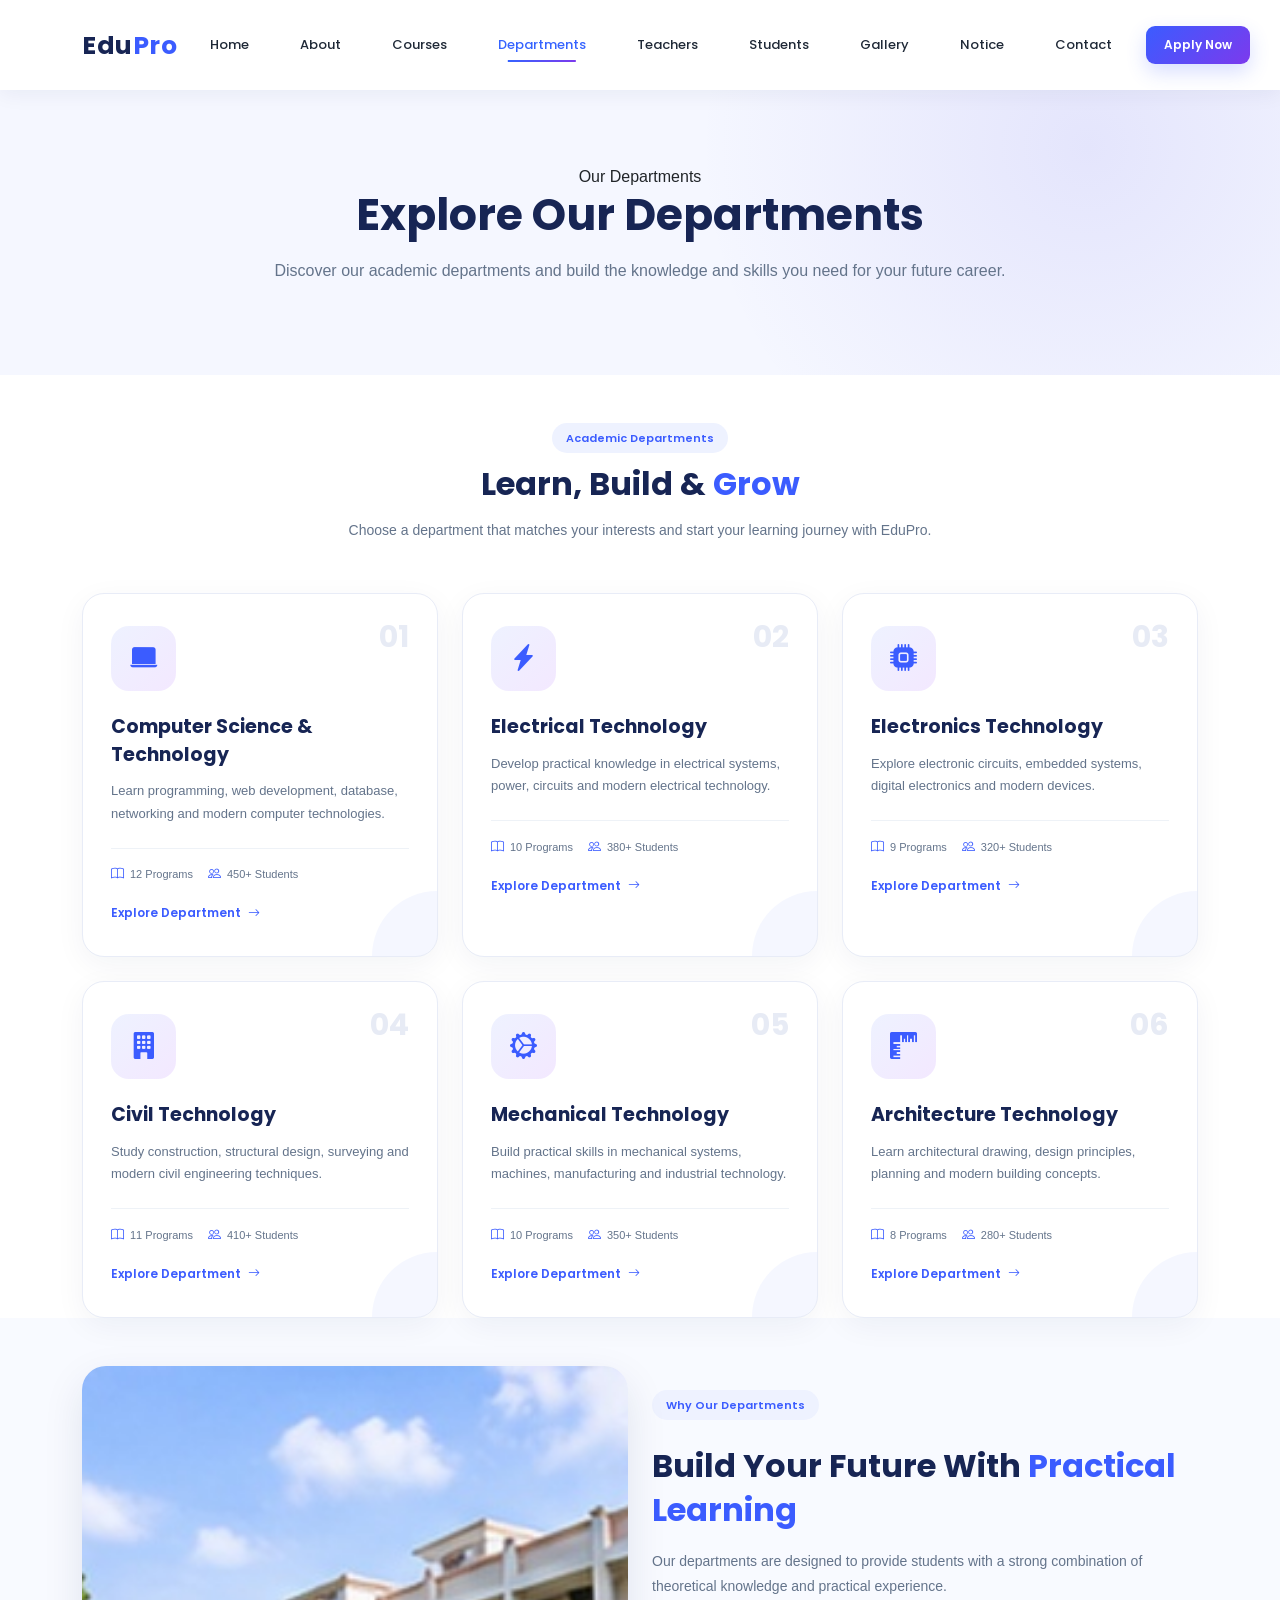
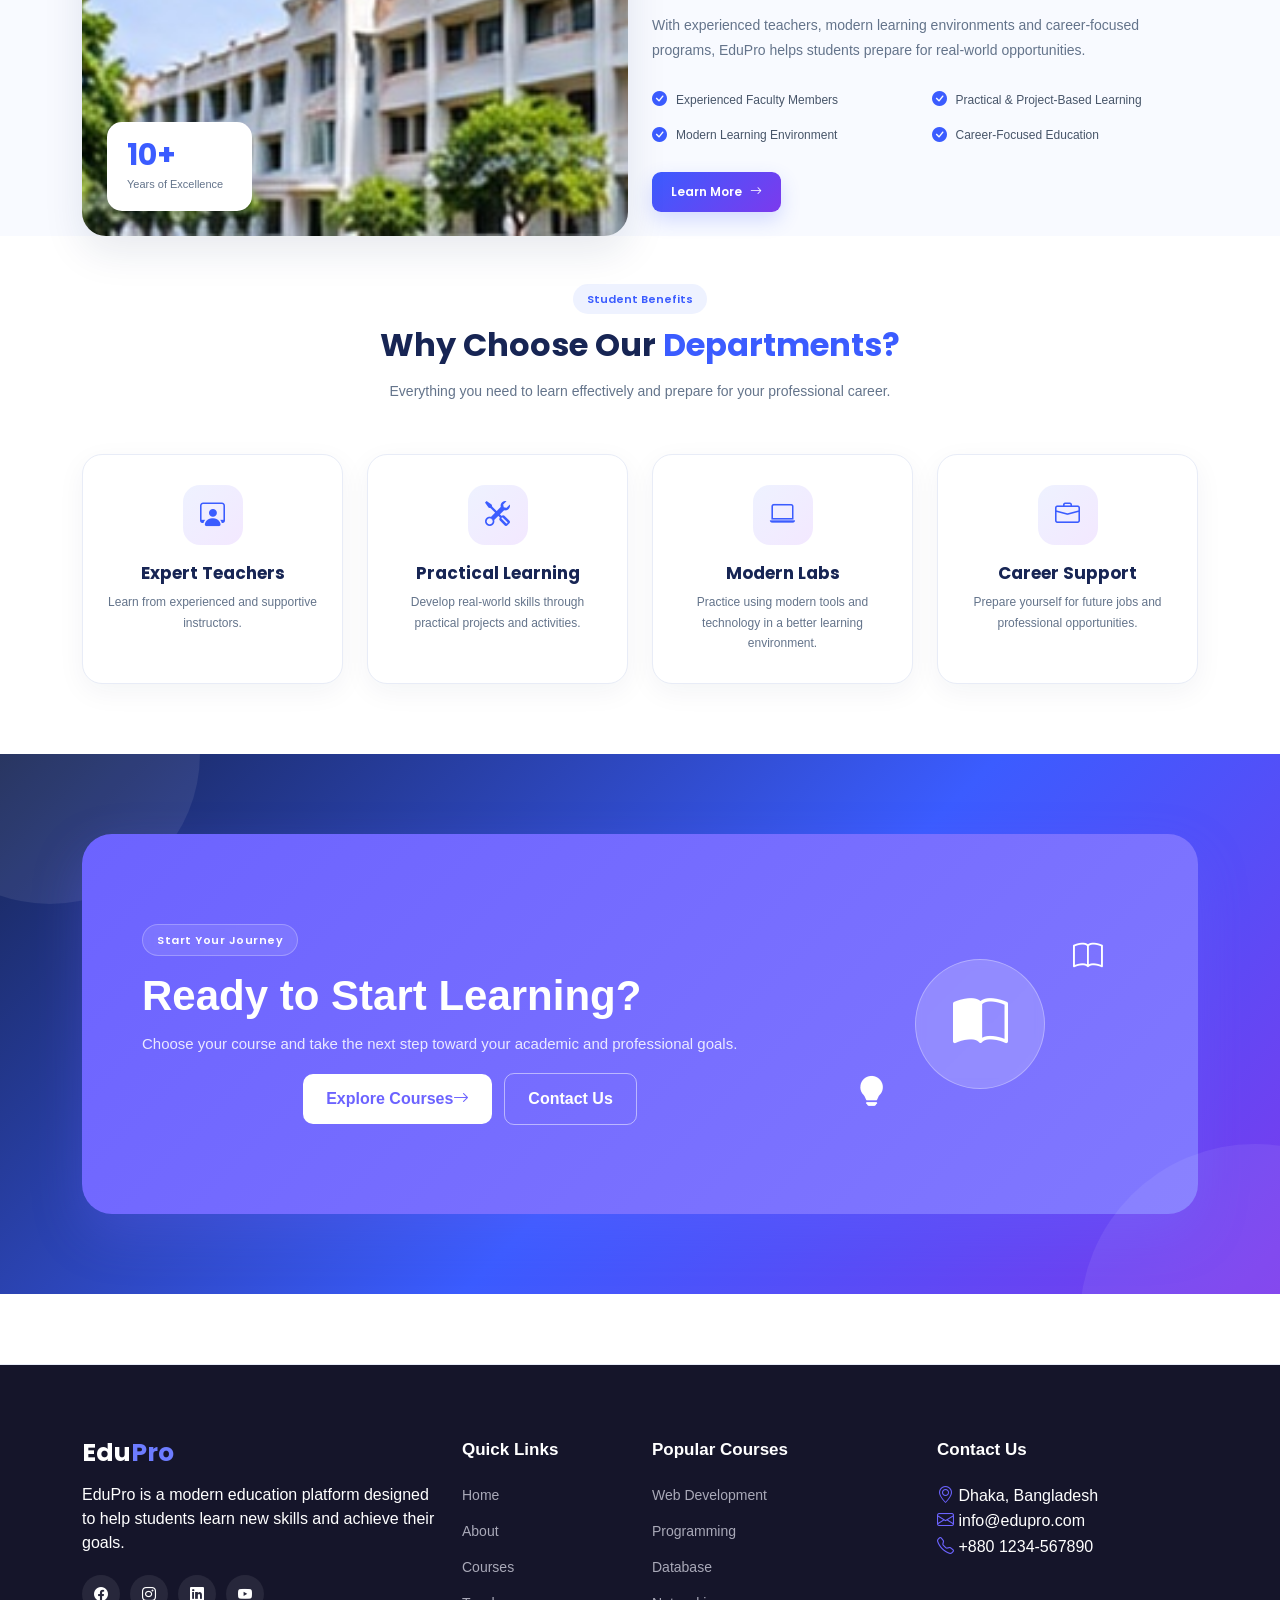
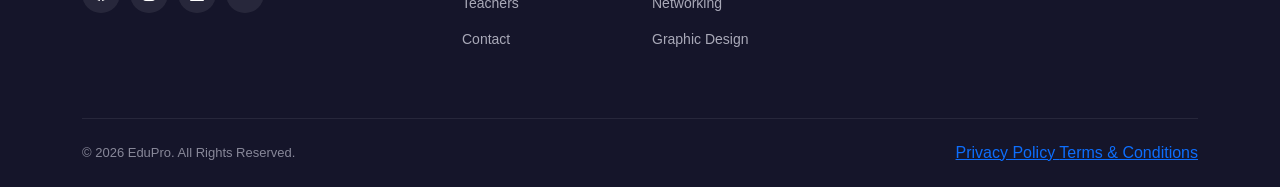
<file: department.html>
<!doctype html>
<html lang="en">
  <head>
    <meta charset="utf-8" />
    <meta name="viewport" content="width=device-width, initial-scale=1" />

    <title>Departments - EduPro</title>

    <!-- Bootstrap CSS -->
    <link
      href="https://cdn.jsdelivr.net/npm/bootstrap@5.3.3/dist/css/bootstrap.min.css"
      rel="stylesheet"
    />

    <!-- Bootstrap Icons -->
    <link
      href="https://cdn.jsdelivr.net/npm/bootstrap-icons@1.11.3/font/bootstrap-icons.min.css"
      rel="stylesheet"
    />

    <!-- Font Awesome -->
    <link
      rel="stylesheet"
      href="https://cdnjs.cloudflare.com/ajax/libs/font-awesome/6.5.2/css/all.min.css"
    />

    <!-- Google Font -->
    <link
      href="https://fonts.googleapis.com/css2?family=Poppins:wght@400;500;600;700;800&display=swap"
      rel="stylesheet"
    />

    <!-- Main CSS -->
    <link rel="stylesheet" href="./assets/css/style.css" />
    <link rel="stylesheet" href="./assets/css/components.css">
  </head>

  <body>
    <!-- =====================================================
         NAVBAR START
    ====================================================== -->

    <nav class="navbar navbar-expand-lg">
      <div class="container">
        <!-- Logo -->
        <a class="navbar-brand" href="index.html">
          <span class="brand-edu">Edu</span><span class="brand-pro">Pro</span>
        </a>

        <!-- Mobile Toggle -->
        <button
          class="navbar-toggler"
          type="button"
          data-bs-toggle="collapse"
          data-bs-target="#navbarSupportedContent"
          aria-controls="navbarSupportedContent"
          aria-expanded="false"
          aria-label="Toggle navigation"
        >
          <i class="fa-solid fa-bars"></i>
        </button>

        <!-- Menu -->
        <div class="collapse navbar-collapse" id="navbarSupportedContent">
          <ul class="navbar-nav ms-auto align-items-lg-center">
            <li class="nav-item">
              <a class="nav-link" href="index.html"> Home </a>
            </li>

            <li class="nav-item">
              <a class="nav-link" href="about.html"> About </a>
            </li>

            <li class="nav-item">
              <a class="nav-link" href="courses.html"> Courses </a>
            </li>

            <li class="nav-item">
              <a class="nav-link active" href="department.html">
                Departments
              </a>
            </li>

            <li class="nav-item">
              <a class="nav-link" href="teachers.html"> Teachers </a>
            </li>

            <li class="nav-item">
              <a class="nav-link" href="students.html"> Students </a>
            </li>

            <li class="nav-item">
              <a class="nav-link" href="gallery.html"> Gallery </a>
            </li>

            <li class="nav-item">
              <a class="nav-link" href="notice.html"> Notice </a>
            </li>

            <li class="nav-item">
              <a class="nav-link" href="contact.html"> Contact </a>
            </li>

            <li class="nav-item ms-lg-3 mt-3 mt-lg-0">
              <a class="btn btn-primary nav-apply-btn" href="contact.html">
                Apply Now
              </a>
            </li>
          </ul>
        </div>
      </div>
    </nav>

    <!-- =====================================================
         NAVBAR END
    ====================================================== -->

    <!-- =====================================================
         PAGE HEADER START
    ====================================================== -->

    <section class="page-header">
      <div class="container">
        <div class="page-header-content text-center">
          <span class="page-header-badge"> Our Departments </span>

          <h1>Explore Our <span>Departments</span></h1>

          <p>
            Discover our academic departments and build the knowledge and skills
            you need for your future career.
          </p>
        </div>
      </div>
    </section>

    <!-- =====================================================
         PAGE HEADER END
    ====================================================== -->

    <!-- =====================================================
         DEPARTMENTS SECTION START
    ====================================================== -->

    <section class="departments-section section-padding pt-5">
      <div class="container">
        <!-- Section Heading -->

        <div class="section-heading text-center">
          <span class="section-badge"> Academic Departments </span>

          <h2>Learn, Build & <span>Grow</span></h2>

          <p>
            Choose a department that matches your interests and start your
            learning journey with EduPro.
          </p>
        </div>

        <!-- Department Cards -->

        <div class="row g-4">
          <!-- =================================================
               DEPARTMENT 01
          ================================================== -->

          <div class="col-lg-4 col-md-6">
            <div class="department-card">
              <div class="department-icon">
                <i class="bi bi-laptop-fill"></i>
              </div>

              <span class="department-number"> 01 </span>

              <h3>Computer Science & Technology</h3>

              <p>
                Learn programming, web development, database, networking and
                modern computer technologies.
              </p>

              <div class="department-info">
                <span>
                  <i class="bi bi-book"></i>
                  12 Programs
                </span>

                <span>
                  <i class="bi bi-people"></i>
                  450+ Students
                </span>
              </div>

              <a href="courses.html" class="department-link">
                Explore Department
                <i class="bi bi-arrow-right"></i>
              </a>
            </div>
          </div>

          <!-- =================================================
               DEPARTMENT 02
          ================================================== -->

          <div class="col-lg-4 col-md-6">
            <div class="department-card">
              <div class="department-icon">
                <i class="bi bi-lightning-charge-fill"></i>
              </div>

              <span class="department-number"> 02 </span>

              <h3>Electrical Technology</h3>

              <p>
                Develop practical knowledge in electrical systems, power,
                circuits and modern electrical technology.
              </p>

              <div class="department-info">
                <span>
                  <i class="bi bi-book"></i>
                  10 Programs
                </span>

                <span>
                  <i class="bi bi-people"></i>
                  380+ Students
                </span>
              </div>

              <a href="courses.html" class="department-link">
                Explore Department
                <i class="bi bi-arrow-right"></i>
              </a>
            </div>
          </div>

          <!-- =================================================
               DEPARTMENT 03
          ================================================== -->

          <div class="col-lg-4 col-md-6">
            <div class="department-card">
              <div class="department-icon">
                <i class="bi bi-cpu-fill"></i>
              </div>

              <span class="department-number"> 03 </span>

              <h3>Electronics Technology</h3>

              <p>
                Explore electronic circuits, embedded systems, digital
                electronics and modern devices.
              </p>

              <div class="department-info">
                <span>
                  <i class="bi bi-book"></i>
                  9 Programs
                </span>

                <span>
                  <i class="bi bi-people"></i>
                  320+ Students
                </span>
              </div>

              <a href="courses.html" class="department-link">
                Explore Department
                <i class="bi bi-arrow-right"></i>
              </a>
            </div>
          </div>

          <!-- =================================================
               DEPARTMENT 04
          ================================================== -->

          <div class="col-lg-4 col-md-6">
            <div class="department-card">
              <div class="department-icon">
                <i class="bi bi-building-fill"></i>
              </div>

              <span class="department-number"> 04 </span>

              <h3>Civil Technology</h3>

              <p>
                Study construction, structural design, surveying and modern
                civil engineering techniques.
              </p>

              <div class="department-info">
                <span>
                  <i class="bi bi-book"></i>
                  11 Programs
                </span>

                <span>
                  <i class="bi bi-people"></i>
                  410+ Students
                </span>
              </div>

              <a href="courses.html" class="department-link">
                Explore Department
                <i class="bi bi-arrow-right"></i>
              </a>
            </div>
          </div>

          <!-- =================================================
               DEPARTMENT 05
          ================================================== -->

          <div class="col-lg-4 col-md-6">
            <div class="department-card">
              <div class="department-icon">
                <i class="bi bi-gear-wide-connected"></i>
              </div>

              <span class="department-number"> 05 </span>

              <h3>Mechanical Technology</h3>

              <p>
                Build practical skills in mechanical systems, machines,
                manufacturing and industrial technology.
              </p>

              <div class="department-info">
                <span>
                  <i class="bi bi-book"></i>
                  10 Programs
                </span>

                <span>
                  <i class="bi bi-people"></i>
                  350+ Students
                </span>
              </div>

              <a href="courses.html" class="department-link">
                Explore Department
                <i class="bi bi-arrow-right"></i>
              </a>
            </div>
          </div>

          <!-- =================================================
               DEPARTMENT 06
          ================================================== -->

          <div class="col-lg-4 col-md-6">
            <div class="department-card">
              <div class="department-icon">
                <i class="bi bi-rulers"></i>
              </div>

              <span class="department-number"> 06 </span>

              <h3>Architecture Technology</h3>

              <p>
                Learn architectural drawing, design principles, planning and
                modern building concepts.
              </p>

              <div class="department-info">
                <span>
                  <i class="bi bi-book"></i>
                  8 Programs
                </span>

                <span>
                  <i class="bi bi-people"></i>
                  280+ Students
                </span>
              </div>

              <a href="courses.html" class="department-link">
                Explore Department
                <i class="bi bi-arrow-right"></i>
              </a>
            </div>
          </div>
        </div>
      </div>
    </section>

    <!-- =====================================================
         DEPARTMENTS SECTION END
    ====================================================== -->

    <!-- =====================================================
         DEPARTMENT OVERVIEW START
    ====================================================== -->

    <section class="department-overview-section section-padding pt-5">
      <div class="container">
        <div class="row align-items-center g-5">
          <!-- Image -->

          <div class="col-lg-6">
            <div class="department-overview-image">
              <img
                src="./assets/images/department.jpg"
                alt="EduPro Academic Departments"
              />

              <div class="department-experience-box">
                <strong> 10+ </strong>

                <span> Years of Excellence </span>
              </div>
            </div>
          </div>

          <!-- Content -->

          <div class="col-lg-6">
            <span class="section-badge"> Why Our Departments </span>

            <h2 class="overview-title">
              Build Your Future With
              <span>Practical Learning</span>
            </h2>

            <p class="overview-text">
              Our departments are designed to provide students with a strong
              combination of theoretical knowledge and practical experience.
            </p>

            <p class="overview-text">
              With experienced teachers, modern learning environments and
              career-focused programs, EduPro helps students prepare for
              real-world opportunities.
            </p>

            <!-- Checklist -->

            <div class="overview-checklist">
              <div>
                <i class="bi bi-check-circle-fill"></i>
                Experienced Faculty Members
              </div>

              <div>
                <i class="bi bi-check-circle-fill"></i>
                Practical & Project-Based Learning
              </div>

              <div>
                <i class="bi bi-check-circle-fill"></i>
                Modern Learning Environment
              </div>

              <div>
                <i class="bi bi-check-circle-fill"></i>
                Career-Focused Education
              </div>
            </div>

            <a href="contact.html" class="overview-btn">
              Learn More
              <i class="bi bi-arrow-right"></i>
            </a>
          </div>
        </div>
      </div>
    </section>

    <!-- =====================================================
         DEPARTMENT OVERVIEW END
    ====================================================== -->

    <!-- =====================================================
         WHY CHOOSE US START
    ====================================================== -->

    <section class="department-benefits-section section-padding pt-5">
      <div class="container">
        <!-- Heading -->

        <div class="section-heading text-center">
          <span class="section-badge"> Student Benefits </span>

          <h2>Why Choose Our <span>Departments?</span></h2>

          <p>
            Everything you need to learn effectively and prepare for your
            professional career.
          </p>
        </div>

        <!-- Benefits -->

        <div class="row g-4">
          <!-- Benefit 1 -->

          <div class="col-lg-3 col-md-6">
            <div class="department-benefit-card">
              <div class="benefit-icon">
                <i class="bi bi-person-workspace"></i>
              </div>

              <h4>Expert Teachers</h4>

              <p>Learn from experienced and supportive instructors.</p>
            </div>
          </div>

          <!-- Benefit 2 -->

          <div class="col-lg-3 col-md-6">
            <div class="department-benefit-card">
              <div class="benefit-icon">
                <i class="bi bi-tools"></i>
              </div>

              <h4>Practical Learning</h4>

              <p>
                Develop real-world skills through practical projects and
                activities.
              </p>
            </div>
          </div>

          <!-- Benefit 3 -->

          <div class="col-lg-3 col-md-6">
            <div class="department-benefit-card">
              <div class="benefit-icon">
                <i class="bi bi-laptop"></i>
              </div>

              <h4>Modern Labs</h4>

              <p>
                Practice using modern tools and technology in a better learning
                environment.
              </p>
            </div>
          </div>

          <!-- Benefit 4 -->

          <div class="col-lg-3 col-md-6">
            <div class="department-benefit-card">
              <div class="benefit-icon">
                <i class="bi bi-briefcase"></i>
              </div>

              <h4>Career Support</h4>

              <p>
                Prepare yourself for future jobs and professional opportunities.
              </p>
            </div>
          </div>
        </div>
      </div>
    </section>

    <!-- =====================================================
         WHY CHOOSE US END
    ====================================================== -->

    <!-- =====================================================
         CTA START
    ====================================================== -->

    <section class="cta-section">
      <div class="container">
        <div class="cta-wrapper">
          <div class="row align-items-center">
            <div class="col-lg-8">
              <span class="cta-badge"> Start Your Journey </span>

              <h2 class="cta-title">Ready to Start Learning?</h2>

              <p class="cta-text">
                Choose your course and take the next step toward your academic
                and professional goals.
              </p>

              <div class="cta-buttons">
                <a href="#popular-courses" class="cta-btn-primary">
                  Explore Courses
                  <i class="bi bi-arrow-right"></i>
                </a>

                <a href="contact.html" class="cta-btn-secondary">
                  Contact Us
                </a>
              </div>
            </div>

            <div class="col-lg-4">
              <div class="cta-illustration">
                <div class="cta-circle"></div>

                <div class="cta-icon">
                  <i class="bi bi-book-half"></i>
                </div>

                <div class="floating-book">
                  <i class="bi bi-book"></i>
                </div>

                <div class="floating-bulb">
                  <i class="bi bi-lightbulb-fill"></i>
                </div>
              </div>
            </div>
          </div>
        </div>
      </div>
    </section>

    <!-- =====================================================
         CTA END
    ====================================================== -->

    <!-- =====================================================
         FOOTER START
    ====================================================== -->

    <footer class="footer-section">
      <div class="container">
        <div class="row g-4">
          <!-- About -->

          <div class="col-lg-4 col-md-6">
            <a href="index.html" class="footer-logo">
              <span class="brand-edu">Edu</span
              ><span class="brand-pro">Pro</span>
            </a>

            <p class="footer-text">
              EduPro is a modern education platform designed to help students
              learn new skills and achieve their goals.
            </p>

            <div class="footer-social">
              <a href="#">
                <i class="bi bi-facebook"></i>
              </a>

              <a href="#">
                <i class="bi bi-instagram"></i>
              </a>

              <a href="#">
                <i class="bi bi-linkedin"></i>
              </a>

              <a href="#">
                <i class="bi bi-youtube"></i>
              </a>
            </div>
          </div>

          <!-- Quick Links -->

          <div class="col-lg-2 col-md-6">
            <h5 class="footer-title">Quick Links</h5>

            <ul class="footer-links">
              <li>
                <a href="index.html"> Home </a>
              </li>

              <li>
                <a href="about.html"> About </a>
              </li>

              <li>
                <a href="courses.html"> Courses </a>
              </li>

              <li>
                <a href="teachers.html"> Teachers </a>
              </li>

              <li>
                <a href="contact.html"> Contact </a>
              </li>
            </ul>
          </div>

          <!-- Popular Courses -->

          <div class="col-lg-3 col-md-6">
            <h5 class="footer-title">Popular Courses</h5>

            <ul class="footer-links">
              <li>
                <a href="course-details.html?course=web"> Web Development </a>
              </li>

              <li>
                <a href="course-details.html?course=programming">
                  Programming
                </a>
              </li>

              <li>
                <a href="course-details.html?course=database"> Database </a>
              </li>

              <li>
                <a href="course-details.html?course=networking"> Networking </a>
              </li>

              <li>
                <a href="course-details.html?course=design"> Graphic Design </a>
              </li>
            </ul>
          </div>

          <!-- Contact -->

          <div class="col-lg-3 col-md-6">
            <h5 class="footer-title">Contact Us</h5>

            <div class="footer-contact">
              <div>
                <i class="bi bi-geo-alt"></i>
                <span> Dhaka, Bangladesh </span>
              </div>

              <div>
                <i class="bi bi-envelope"></i>
                <span> info@edupro.com </span>
              </div>

              <div>
                <i class="bi bi-telephone"></i>
                <span> +880 1234-567890 </span>
              </div>
            </div>
          </div>
        </div>

        <!-- Footer Bottom -->

        <div class="footer-bottom">
          <p>© 2026 EduPro. All Rights Reserved.</p>

          <div>
            <a href="#"> Privacy Policy </a>

            <a href="#"> Terms & Conditions </a>
          </div>
        </div>
      </div>
    </footer>

    <!-- =====================================================
         FOOTER END
    ====================================================== -->

    <!-- Bootstrap JS -->

    <script src="https://cdn.jsdelivr.net/npm/bootstrap@5.3.3/dist/js/bootstrap.bundle.min.js"></script>

    <!-- Main JS -->

    <script src="./assets/js/script.js"></script>
  </body>
</html>
</file>
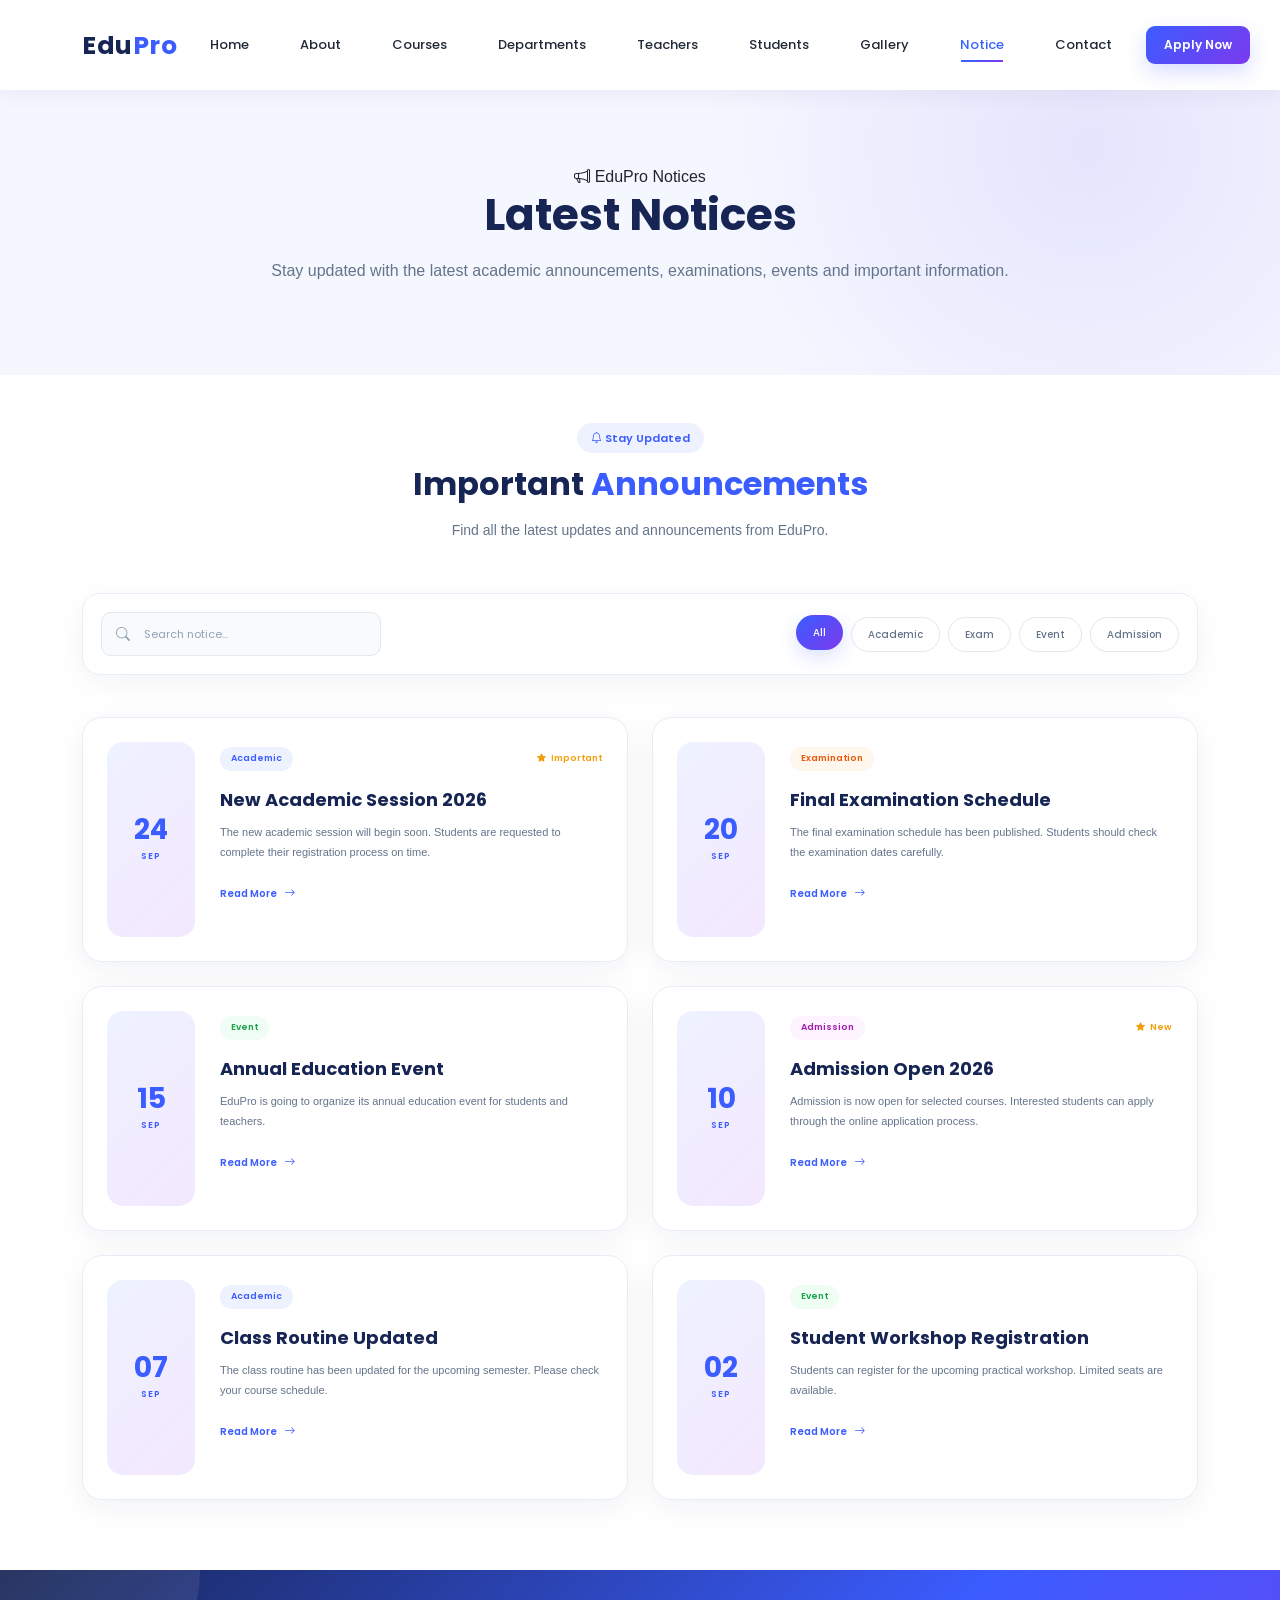
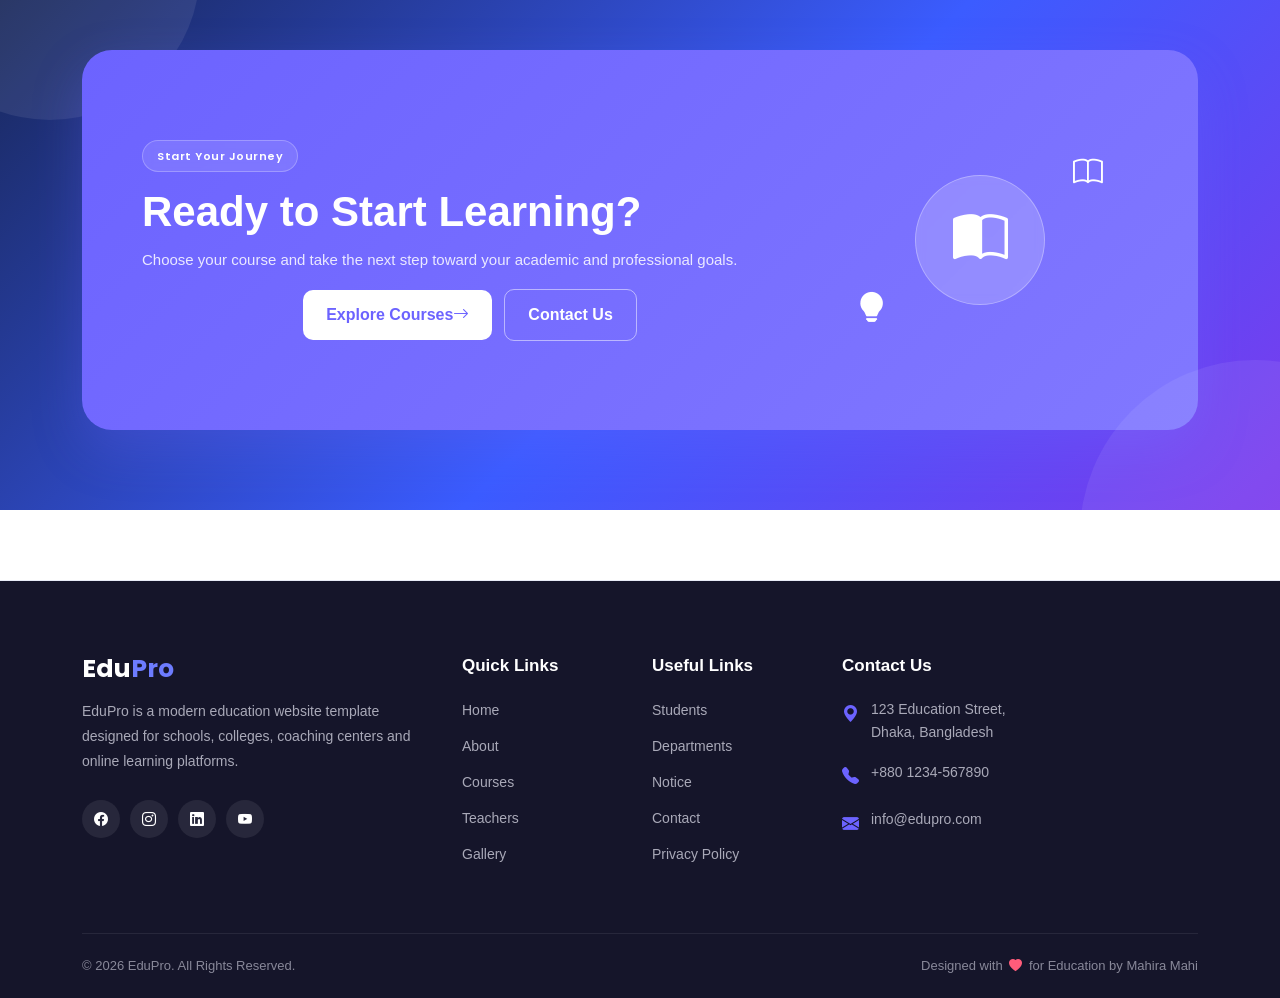
<file: notice.html>
<!doctype html>
<html lang="en">
  <head>
    <meta charset="utf-8" />
    <meta name="viewport" content="width=device-width, initial-scale=1" />

    <title>Notice - EduPro</title>

    <!-- Bootstrap CSS -->
    <link
      href="https://cdn.jsdelivr.net/npm/bootstrap@5.3.3/dist/css/bootstrap.min.css"
      rel="stylesheet"
    />

    <!-- Bootstrap Icons -->
    <link
      href="https://cdn.jsdelivr.net/npm/bootstrap-icons@1.11.3/font/bootstrap-icons.min.css"
      rel="stylesheet"
    />

    <!-- Font Awesome -->
    <link
      rel="stylesheet"
      href="https://cdnjs.cloudflare.com/ajax/libs/font-awesome/6.5.2/css/all.min.css"
    />

    <!-- Google Font -->
    <link
      href="https://fonts.googleapis.com/css2?family=Poppins:wght@400;500;600;700;800&display=swap"
      rel="stylesheet"
    />

    <!-- Main CSS -->
    <link rel="stylesheet" href="./assets/css/style.css" />
    <link rel="stylesheet" href="./assets/css/components.css" />
  </head>

  <body>
    <!-- ================= Navbar Start ================= -->
    <nav class="navbar navbar-expand-lg">
      <div class="container">
        <a class="navbar-brand" href="index.html">
          <span class="brand-edu">Edu</span><span class="brand-pro">Pro</span>
        </a>

        <button
          class="navbar-toggler"
          type="button"
          data-bs-toggle="collapse"
          data-bs-target="#navbarSupportedContent"
          aria-controls="navbarSupportedContent"
          aria-expanded="false"
          aria-label="Toggle navigation"
        >
          <i class="fa-solid fa-bars"></i>
        </button>

        <div class="collapse navbar-collapse" id="navbarSupportedContent">
          <ul class="navbar-nav ms-auto mb-2 mb-lg-0">
            <li class="nav-item">
              <a class="nav-link" href="index.html">Home</a>
            </li>

            <li class="nav-item">
              <a class="nav-link" href="about.html">About</a>
            </li>

            <li class="nav-item">
              <a class="nav-link" href="courses.html">Courses</a>
            </li>

            <li class="nav-item">
              <a class="nav-link" href="department.html">Departments</a>
            </li>

            <li class="nav-item">
              <a class="nav-link" href="teachers.html">Teachers</a>
            </li>

            <li class="nav-item">
              <a class="nav-link" href="students.html">Students</a>
            </li>

            <li class="nav-item">
              <a class="nav-link" href="gallery.html">Gallery</a>
            </li>

            <li class="nav-item">
              <a class="nav-link active" href="notice.html">Notice</a>
            </li>

            <li class="nav-item">
              <a class="nav-link" href="contact.html">Contact</a>
            </li>

             <li class="nav-item ms-lg-3 mt-3 mt-lg-0">
              <a class="btn btn-primary nav-apply-btn" href="contact.html">
                Apply Now
              </a>
            </li>
          </ul>
        </div>
      </div>
    </nav>
    <!-- ================= Navbar End ================= -->

    <!-- ================= Page Header Start ================= -->
    <section class="page-header">
      <div class="container">
        <div class="page-header-content text-center">
          <span class="page-header-badge">
            <i class="bi bi-megaphone"></i>
            EduPro Notices
          </span>

          <h1>Latest <span>Notices</span></h1>

          <p>
            Stay updated with the latest academic announcements, examinations,
            events and important information.
          </p>
        </div>
      </div>
    </section>
    <!-- ================= Page Header End ================= -->

    <!-- ================= Notice Section Start ================= -->
    <section class="notice-section section-padding pt-5">
      <div class="container">
        <!-- Section Heading -->
        <div class="section-heading text-center">
          <span class="section-badge">
            <i class="bi bi-bell"></i>
            Stay Updated
          </span>

          <h2>Important <span>Announcements</span></h2>

          <p>Find all the latest updates and announcements from EduPro.</p>
        </div>

        <!-- Notice Controls -->
        <div class="notice-controls">
          <!-- Search -->
          <div class="notice-search">
            <i class="bi bi-search"></i>

            <input
              type="text"
              id="noticeSearch"
              placeholder="Search notice..."
            />
          </div>

          <!-- Filter -->
          <div class="notice-filter">
            <button class="notice-filter-btn active" data-filter="all">
              All
            </button>

            <button class="notice-filter-btn" data-filter="academic">
              Academic
            </button>

            <button class="notice-filter-btn" data-filter="exam">Exam</button>

            <button class="notice-filter-btn" data-filter="event">Event</button>

            <button class="notice-filter-btn" data-filter="admission">
              Admission
            </button>
          </div>
        </div>

        <!-- Notice Grid -->
        <div class="row g-4" id="noticeContainer">
          <!-- Notice 01 -->
          <div
            class="col-lg-6 notice-item"
            data-category="academic"
            data-title="New Academic Session 2026"
          >
            <div class="notice-card">
              <div class="notice-date">
                <span>24</span>
                <small>SEP</small>
              </div>

              <div class="notice-content">
                <div class="notice-top">
                  <span class="notice-category academic"> Academic </span>

                  <span class="notice-important">
                    <i class="bi bi-star-fill"></i>
                    Important
                  </span>
                </div>

                <h3>New Academic Session 2026</h3>

                <p>
                  The new academic session will begin soon. Students are
                  requested to complete their registration process on time.
                </p>

                <button
                  class="notice-read-btn"
                  data-title="New Academic Session 2026"
                  data-date="24 September 2026"
                  data-category="Academic"
                  data-description="The new academic session will begin soon. Students are requested to complete their registration process on time."
                >
                  Read More
                  <i class="bi bi-arrow-right"></i>
                </button>
              </div>
            </div>
          </div>

          <!-- Notice 02 -->
          <div
            class="col-lg-6 notice-item"
            data-category="exam"
            data-title="Final Examination Schedule"
          >
            <div class="notice-card">
              <div class="notice-date">
                <span>20</span>
                <small>SEP</small>
              </div>

              <div class="notice-content">
                <div class="notice-top">
                  <span class="notice-category exam"> Examination </span>
                </div>

                <h3>Final Examination Schedule</h3>

                <p>
                  The final examination schedule has been published. Students
                  should check the examination dates carefully.
                </p>

                <button
                  class="notice-read-btn"
                  data-title="Final Examination Schedule"
                  data-date="20 September 2026"
                  data-category="Examination"
                  data-description="The final examination schedule has been published. Students should check the examination dates carefully."
                >
                  Read More
                  <i class="bi bi-arrow-right"></i>
                </button>
              </div>
            </div>
          </div>

          <!-- Notice 03 -->
          <div
            class="col-lg-6 notice-item"
            data-category="event"
            data-title="Annual Education Event"
          >
            <div class="notice-card">
              <div class="notice-date">
                <span>15</span>
                <small>SEP</small>
              </div>

              <div class="notice-content">
                <div class="notice-top">
                  <span class="notice-category event"> Event </span>
                </div>

                <h3>Annual Education Event</h3>

                <p>
                  EduPro is going to organize its annual education event for
                  students and teachers.
                </p>

                <button
                  class="notice-read-btn"
                  data-title="Annual Education Event"
                  data-date="15 September 2026"
                  data-category="Event"
                  data-description="EduPro is going to organize its annual education event for students and teachers."
                >
                  Read More
                  <i class="bi bi-arrow-right"></i>
                </button>
              </div>
            </div>
          </div>

          <!-- Notice 04 -->
          <div
            class="col-lg-6 notice-item"
            data-category="admission"
            data-title="Admission Open 2026"
          >
            <div class="notice-card">
              <div class="notice-date">
                <span>10</span>
                <small>SEP</small>
              </div>

              <div class="notice-content">
                <div class="notice-top">
                  <span class="notice-category admission"> Admission </span>

                  <span class="notice-important">
                    <i class="bi bi-star-fill"></i>
                    New
                  </span>
                </div>

                <h3>Admission Open 2026</h3>

                <p>
                  Admission is now open for selected courses. Interested
                  students can apply through the online application process.
                </p>

                <button
                  class="notice-read-btn"
                  data-title="Admission Open 2026"
                  data-date="10 September 2026"
                  data-category="Admission"
                  data-description="Admission is now open for selected courses. Interested students can apply through the online application process."
                >
                  Read More
                  <i class="bi bi-arrow-right"></i>
                </button>
              </div>
            </div>
          </div>

          <!-- Notice 05 -->
          <div
            class="col-lg-6 notice-item"
            data-category="academic"
            data-title="Class Routine Updated"
          >
            <div class="notice-card">
              <div class="notice-date">
                <span>07</span>
                <small>SEP</small>
              </div>

              <div class="notice-content">
                <div class="notice-top">
                  <span class="notice-category academic"> Academic </span>
                </div>

                <h3>Class Routine Updated</h3>

                <p>
                  The class routine has been updated for the upcoming semester.
                  Please check your course schedule.
                </p>

                <button
                  class="notice-read-btn"
                  data-title="Class Routine Updated"
                  data-date="07 September 2026"
                  data-category="Academic"
                  data-description="The class routine has been updated for the upcoming semester. Please check your course schedule."
                >
                  Read More
                  <i class="bi bi-arrow-right"></i>
                </button>
              </div>
            </div>
          </div>

          <!-- Notice 06 -->
          <div
            class="col-lg-6 notice-item"
            data-category="event"
            data-title="Student Workshop Registration"
          >
            <div class="notice-card">
              <div class="notice-date">
                <span>02</span>
                <small>SEP</small>
              </div>

              <div class="notice-content">
                <div class="notice-top">
                  <span class="notice-category event"> Event </span>
                </div>

                <h3>Student Workshop Registration</h3>

                <p>
                  Students can register for the upcoming practical workshop.
                  Limited seats are available.
                </p>

                <button
                  class="notice-read-btn"
                  data-title="Student Workshop Registration"
                  data-date="02 September 2026"
                  data-category="Event"
                  data-description="Students can register for the upcoming practical workshop. Limited seats are available."
                >
                  Read More
                  <i class="bi bi-arrow-right"></i>
                </button>
              </div>
            </div>
          </div>
        </div>

        <!-- No Result -->
        <div id="noNoticeFound" class="no-notice-found">
          <i class="bi bi-search"></i>

          <h3>No Notice Found</h3>

          <p>Try another search or select a different category.</p>
        </div>
      </div>
    </section>
    <!-- ================= Notice Section End ================= -->

    <!-- ================= Notice Modal Start ================= -->
    <div class="notice-modal" id="noticeModal" aria-hidden="true">
      <div class="notice-modal-content">
        <button class="notice-modal-close" id="noticeModalClose">
          <i class="bi bi-x-lg"></i>
        </button>

        <span class="notice-modal-category" id="modalNoticeCategory">
          Academic
        </span>

        <div class="notice-modal-date">
          <i class="bi bi-calendar3"></i>
          <span id="modalNoticeDate"> 24 September 2026 </span>
        </div>

        <h2 id="modalNoticeTitle">Notice Title</h2>

        <p id="modalNoticeDescription">Notice description will appear here.</p>
      </div>
    </div>
    <!-- ================= Notice Modal End ================= -->

    <!-- ================= CTA Start ================= -->
    <section class="cta-section">
      <div class="container">
        <div class="cta-wrapper">
          <div class="row align-items-center">
            <div class="col-lg-8">
              <span class="cta-badge"> Start Your Journey </span>

              <h2 class="cta-title">Ready to Start Learning?</h2>

              <p class="cta-text">
                Choose your course and take the next step toward your academic
                and professional goals.
              </p>

              <div class="cta-buttons">
                <a href="#popular-courses" class="cta-btn-primary">
                  Explore Courses
                  <i class="bi bi-arrow-right"></i>
                </a>

                <a href="contact.html" class="cta-btn-secondary">
                  Contact Us
                </a>
              </div>
            </div>

            <div class="col-lg-4">
              <div class="cta-illustration">
                <div class="cta-circle"></div>

                <div class="cta-icon">
                  <i class="bi bi-book-half"></i>
                </div>

                <div class="floating-book">
                  <i class="bi bi-book"></i>
                </div>

                <div class="floating-bulb">
                  <i class="bi bi-lightbulb-fill"></i>
                </div>
              </div>
            </div>
          </div>
        </div>
      </div>
    </section>
    <!-- ================= CTA End ================= -->

    <!-- ================= Footer Start ================= -->
    <footer class="footer-section">
      <div class="container">
        <div class="row g-4">
          <!-- Brand -->

          <div class="col-lg-4 col-md-6">
            <a href="index.html" class="footer-logo">
              <span class="brand-edu">Edu</span
              ><span class="brand-pro">Pro</span>
            </a>

            <p class="footer-description">
              EduPro is a modern education website template designed for
              schools, colleges, coaching centers and online learning platforms.
            </p>

            <!-- Social Icons -->

            <div class="footer-social">
              <a href="#" aria-label="Facebook">
                <i class="bi bi-facebook"></i>
              </a>

              <a href="#" aria-label="Instagram">
                <i class="bi bi-instagram"></i>
              </a>

              <a href="#" aria-label="LinkedIn">
                <i class="bi bi-linkedin"></i>
              </a>

              <a href="#" aria-label="YouTube">
                <i class="bi bi-youtube"></i>
              </a>
            </div>
          </div>

          <!-- Quick Links -->

          <div class="col-lg-2 col-md-6">
            <h5 class="footer-title">Quick Links</h5>

            <ul class="footer-links">
              <li>
                <a href="index.html">Home</a>
              </li>

              <li>
                <a href="about.html">About</a>
              </li>

              <li>
                <a href="courses.html">Courses</a>
              </li>

              <li>
                <a href="teachers.html">Teachers</a>
              </li>

              <li>
                <a href="gallery.html">Gallery</a>
              </li>
            </ul>
          </div>

          <!-- Useful Links -->

          <div class="col-lg-2 col-md-6">
            <h5 class="footer-title">Useful Links</h5>

            <ul class="footer-links">
              <li>
                <a href="students.html">Students</a>
              </li>

              <li>
                <a href="department.html">Departments</a>
              </li>

              <li>
                <a href="notice.html">Notice</a>
              </li>

              <li>
                <a href="contact.html">Contact</a>
              </li>

              <li>
                <a href="#">Privacy Policy</a>
              </li>
            </ul>
          </div>

          <!-- Contact -->

          <div class="col-lg-4 col-md-6">
            <h5 class="footer-title">Contact Us</h5>

            <ul class="footer-contact">
              <li>
                <i class="bi bi-geo-alt-fill"></i>

                <span>
                  123 Education Street,<br />
                  Dhaka, Bangladesh
                </span>
              </li>

              <li>
                <i class="bi bi-telephone-fill"></i>

                <a href="tel:+8801234567890"> +880 1234-567890 </a>
              </li>

              <li>
                <i class="bi bi-envelope-fill"></i>

                <a href="mailto:info@edupro.com"> info@edupro.com </a>
              </li>
            </ul>
          </div>
        </div>

        <!-- Footer Bottom -->

        <div class="footer-bottom">
          <p>© 2026 EduPro. All Rights Reserved.</p>

          <p>
            Designed with
            <i class="bi bi-heart-fill footer-heart"></i>
            for Education by Mahira Mahi 
          </p>
        </div>
      </div>
    </footer>
    <!-- ================= Footer End ================= -->

    <!-- Bootstrap JS -->
    <script src="./assets/js/bootstrap.bundle.min.js"></script>

    <!-- Main JS -->
    <script src="./assets/js/script.js"></script>
  </body>
</html>
</file>
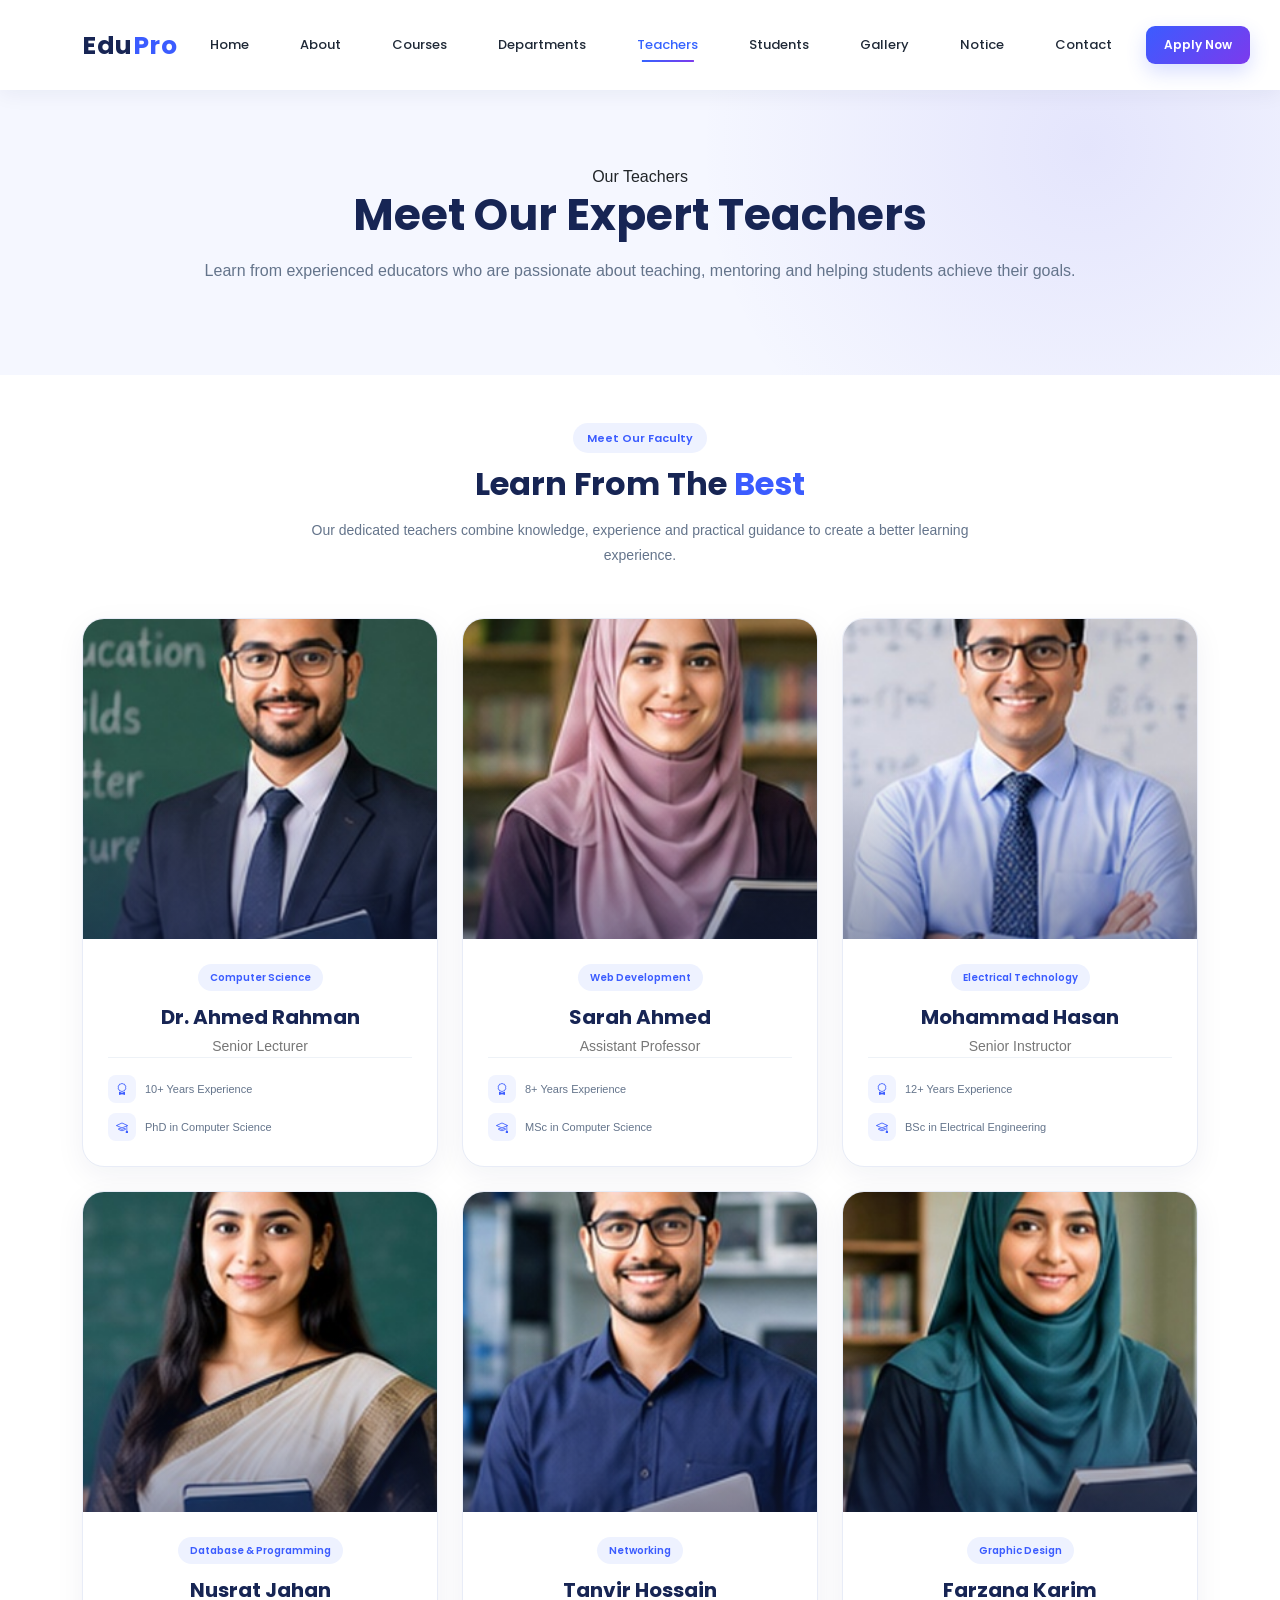
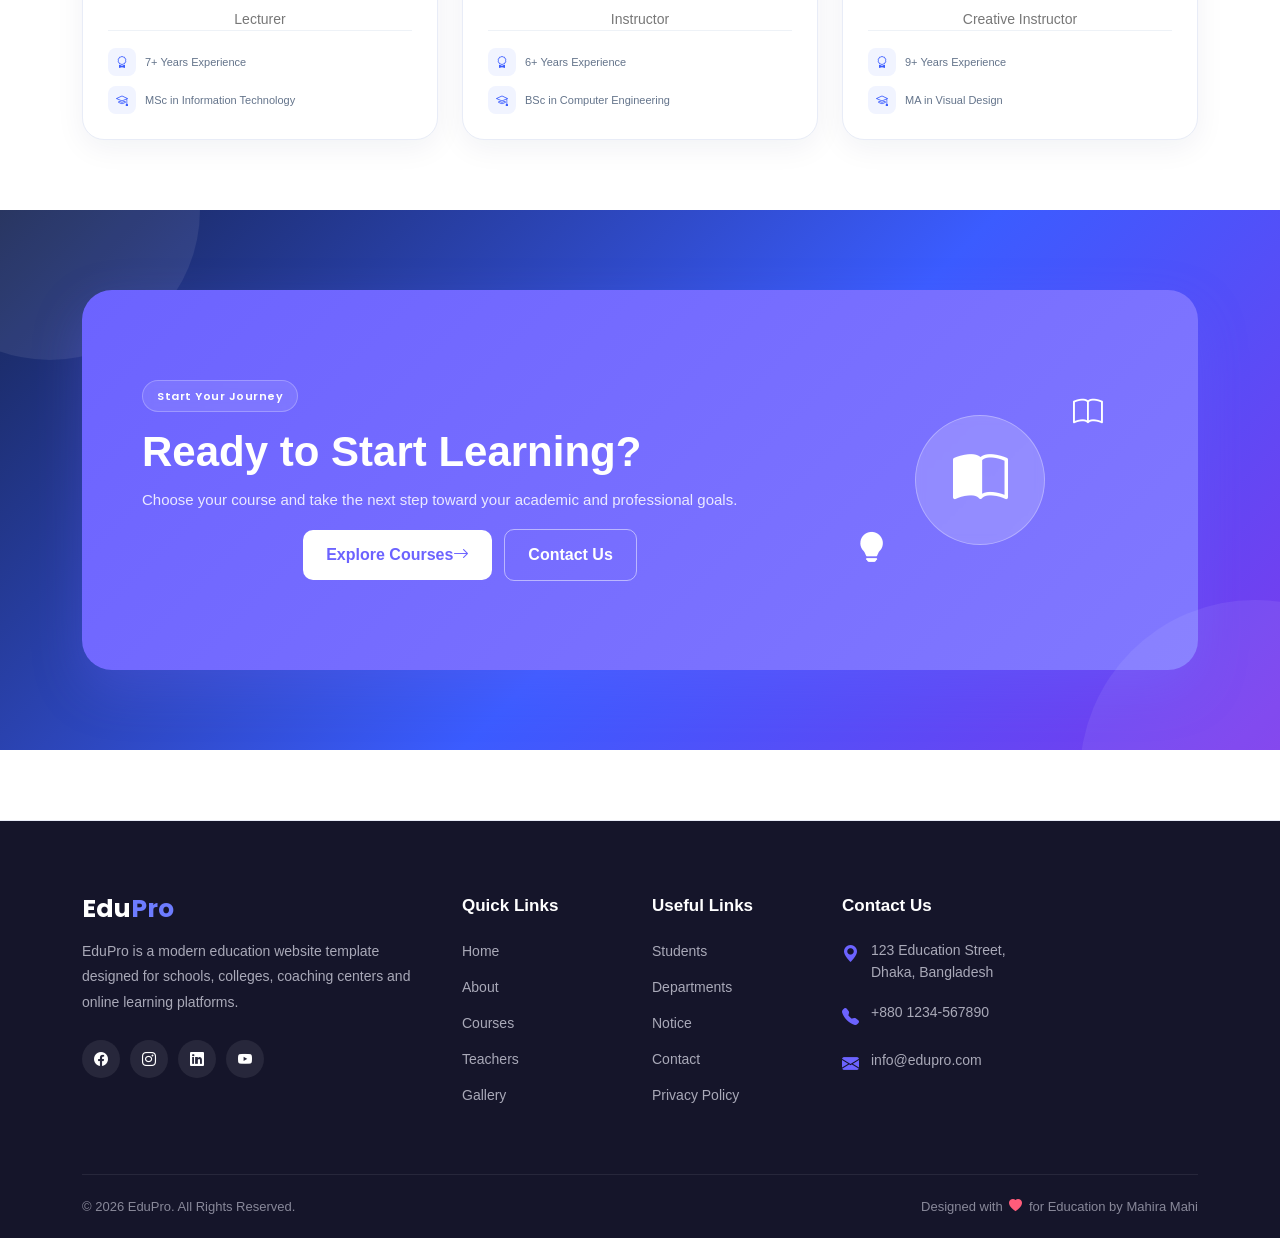
<file: teachers.html>
<!doctype html>
<html lang="en">
  <head>
    <meta charset="utf-8" />
    <meta name="viewport" content="width=device-width, initial-scale=1" />

    <title>Teachers - EduPro</title>

    <!-- Bootstrap CSS -->
    <link
      href="https://cdn.jsdelivr.net/npm/bootstrap@5.3.3/dist/css/bootstrap.min.css"
      rel="stylesheet"
    />

    <!-- Bootstrap Icons -->
    <link
      href="https://cdn.jsdelivr.net/npm/bootstrap-icons@1.11.3/font/bootstrap-icons.min.css"
      rel="stylesheet"
    />

    <!-- Font Awesome -->
    <link
      rel="stylesheet"
      href="https://cdnjs.cloudflare.com/ajax/libs/font-awesome/6.5.2/css/all.min.css"
    />

    <!-- Google Font -->
    <link
      href="https://fonts.googleapis.com/css2?family=Poppins:wght@400;500;600;700;800&display=swap"
      rel="stylesheet"
    />

    <!-- Main CSS -->
    <link rel="stylesheet" href="./assets/css/style.css" />
    <link rel="stylesheet" href="./assets/css/components.css" />
  </head>

  <body>
    <!-- =====================================================
         NAVBAR START
    ====================================================== -->

    <nav class="navbar navbar-expand-lg">
      <div class="container">
        <!-- Logo -->

        <a class="navbar-brand" href="index.html">
          <span class="brand-edu">Edu</span><span class="brand-pro">Pro</span>
        </a>

        <!-- Mobile Toggle -->

        <button
          class="navbar-toggler"
          type="button"
          data-bs-toggle="collapse"
          data-bs-target="#navbarSupportedContent"
          aria-controls="navbarSupportedContent"
          aria-expanded="false"
          aria-label="Toggle navigation"
        >
          <i class="fa-solid fa-bars"></i>
        </button>

        <!-- Menu -->

        <div class="collapse navbar-collapse" id="navbarSupportedContent">
          <ul class="navbar-nav ms-auto align-items-lg-center">
            <li class="nav-item">
              <a class="nav-link" href="index.html"> Home </a>
            </li>

            <li class="nav-item">
              <a class="nav-link" href="about.html"> About </a>
            </li>

            <li class="nav-item">
              <a class="nav-link" href="courses.html"> Courses </a>
            </li>

            <li class="nav-item">
              <a class="nav-link" href="department.html"> Departments </a>
            </li>

            <li class="nav-item">
              <a class="nav-link active" href="teachers.html"> Teachers </a>
            </li>

            <li class="nav-item">
              <a class="nav-link" href="students.html"> Students </a>
            </li>

            <li class="nav-item">
              <a class="nav-link" href="gallery.html"> Gallery </a>
            </li>

            <li class="nav-item">
              <a class="nav-link" href="notice.html"> Notice </a>
            </li>

            <li class="nav-item">
              <a class="nav-link" href="contact.html"> Contact </a>
            </li>

            <li class="nav-item ms-lg-3 mt-3 mt-lg-0">
              <a class="btn btn-primary nav-apply-btn" href="contact.html">
                Apply Now
              </a>
            </li>
          </ul>
        </div>
      </div>
    </nav>

    <!-- =====================================================
         NAVBAR END
    ====================================================== -->

    <!-- =====================================================
         PAGE HEADER START
    ====================================================== -->

    <section class="page-header">
      <div class="container">
        <div class="page-header-content text-center">
          <span class="page-header-badge"> Our Teachers </span>

          <h1>Meet Our <span>Expert Teachers</span></h1>

          <p>
            Learn from experienced educators who are passionate about teaching,
            mentoring and helping students achieve their goals.
          </p>
        </div>
      </div>
    </section>

    <!-- =====================================================
         PAGE HEADER END
    ====================================================== -->

    <!-- =====================================================
         TEACHERS SECTION START
    ====================================================== -->

    <section class="teachers-section section-padding pt-5">
      <div class="container">
        <!-- Section Heading -->

        <div class="section-heading text-center">
          <span class="section-badge"> Meet Our Faculty </span>

          <h2>Learn From The <span>Best</span></h2>

          <p>
            Our dedicated teachers combine knowledge, experience and practical
            guidance to create a better learning experience.
          </p>
        </div>

        <!-- Teacher Cards -->

        <div class="row g-4">
          <!-- Teacher 01 -->

          <div class="col-lg-4 col-md-6">
            <div class="teacher-card">
              <div class="teacher-image-wrapper">
                <img
                  src="./assets/images/teacher-1.jpg"
                  alt="Dr. Ahmed Rahman"
                  class="teacher-image"
                />

                <div class="teacher-social">
                  <a href="#">
                    <i class="bi bi-facebook"></i>
                  </a>

                  <a href="#">
                    <i class="bi bi-linkedin"></i>
                  </a>

                  <a href="#">
                    <i class="bi bi-envelope"></i>
                  </a>
                </div>
              </div>

              <div class="teacher-content">
                <span class="teacher-department"> Computer Science </span>

                <h3>Dr. Ahmed Rahman</h3>

                <p class="teacher-designation">Senior Lecturer</p>

                <div class="teacher-info">
                  <span>
                    <i class="bi bi-award"></i>
                    10+ Years Experience
                  </span>

                  <span>
                    <i class="bi bi-mortarboard"></i>
                    PhD in Computer Science
                  </span>
                </div>
              </div>
            </div>
          </div>

          <!-- Teacher 02 -->

          <div class="col-lg-4 col-md-6">
            <div class="teacher-card">
              <div class="teacher-image-wrapper">
                <img
                  src="./assets/images/teacher-2.jpg"
                  alt="Sarah Ahmed"
                  class="teacher-image"
                />

                <div class="teacher-social">
                  <a href="#">
                    <i class="bi bi-facebook"></i>
                  </a>

                  <a href="#">
                    <i class="bi bi-linkedin"></i>
                  </a>

                  <a href="#">
                    <i class="bi bi-envelope"></i>
                  </a>
                </div>
              </div>

              <div class="teacher-content">
                <span class="teacher-department"> Web Development </span>

                <h3>Sarah Ahmed</h3>

                <p class="teacher-designation">Assistant Professor</p>

                <div class="teacher-info">
                  <span>
                    <i class="bi bi-award"></i>
                    8+ Years Experience
                  </span>

                  <span>
                    <i class="bi bi-mortarboard"></i>
                    MSc in Computer Science
                  </span>
                </div>
              </div>
            </div>
          </div>

          <!-- Teacher 03 -->

          <div class="col-lg-4 col-md-6">
            <div class="teacher-card">
              <div class="teacher-image-wrapper">
                <img
                  src="./assets/images/teacher-3.jpg"
                  alt="Mohammad Hasan"
                  class="teacher-image"
                />

                <div class="teacher-social">
                  <a href="#">
                    <i class="bi bi-facebook"></i>
                  </a>

                  <a href="#">
                    <i class="bi bi-linkedin"></i>
                  </a>

                  <a href="#">
                    <i class="bi bi-envelope"></i>
                  </a>
                </div>
              </div>

              <div class="teacher-content">
                <span class="teacher-department"> Electrical Technology </span>

                <h3>Mohammad Hasan</h3>

                <p class="teacher-designation">Senior Instructor</p>

                <div class="teacher-info">
                  <span>
                    <i class="bi bi-award"></i>
                    12+ Years Experience
                  </span>

                  <span>
                    <i class="bi bi-mortarboard"></i>
                    BSc in Electrical Engineering
                  </span>
                </div>
              </div>
            </div>
          </div>

          <!-- Teacher 04 -->

          <div class="col-lg-4 col-md-6">
            <div class="teacher-card">
              <div class="teacher-image-wrapper">
                <img
                  src="./assets/images/teacher-4.jpg"
                  alt="Nusrat Jahan"
                  class="teacher-image"
                />

                <div class="teacher-social">
                  <a href="#">
                    <i class="bi bi-facebook"></i>
                  </a>

                  <a href="#">
                    <i class="bi bi-linkedin"></i>
                  </a>

                  <a href="#">
                    <i class="bi bi-envelope"></i>
                  </a>
                </div>
              </div>

              <div class="teacher-content">
                <span class="teacher-department"> Database & Programming </span>

                <h3>Nusrat Jahan</h3>

                <p class="teacher-designation">Lecturer</p>

                <div class="teacher-info">
                  <span>
                    <i class="bi bi-award"></i>
                    7+ Years Experience
                  </span>

                  <span>
                    <i class="bi bi-mortarboard"></i>
                    MSc in Information Technology
                  </span>
                </div>
              </div>
            </div>
          </div>

          <!-- Teacher 05 -->

          <div class="col-lg-4 col-md-6">
            <div class="teacher-card">
              <div class="teacher-image-wrapper">
                <img
                  src="./assets/images/teacher-5.jpg"
                  alt="Tanvir Hossain"
                  class="teacher-image"
                />

                <div class="teacher-social">
                  <a href="#">
                    <i class="bi bi-facebook"></i>
                  </a>

                  <a href="#">
                    <i class="bi bi-linkedin"></i>
                  </a>

                  <a href="#">
                    <i class="bi bi-envelope"></i>
                  </a>
                </div>
              </div>

              <div class="teacher-content">
                <span class="teacher-department"> Networking </span>

                <h3>Tanvir Hossain</h3>

                <p class="teacher-designation">Instructor</p>

                <div class="teacher-info">
                  <span>
                    <i class="bi bi-award"></i>
                    6+ Years Experience
                  </span>

                  <span>
                    <i class="bi bi-mortarboard"></i>
                    BSc in Computer Engineering
                  </span>
                </div>
              </div>
            </div>
          </div>

          <!-- Teacher 06 -->

          <div class="col-lg-4 col-md-6">
            <div class="teacher-card">
              <div class="teacher-image-wrapper">
                <img
                  src="./assets/images/teacher-6.jpg"
                  alt="Farzana Karim"
                  class="teacher-image"
                />

                <div class="teacher-social">
                  <a href="#">
                    <i class="bi bi-facebook"></i>
                  </a>

                  <a href="#">
                    <i class="bi bi-linkedin"></i>
                  </a>

                  <a href="#">
                    <i class="bi bi-envelope"></i>
                  </a>
                </div>
              </div>

              <div class="teacher-content">
                <span class="teacher-department"> Graphic Design </span>

                <h3>Farzana Karim</h3>

                <p class="teacher-designation">Creative Instructor</p>

                <div class="teacher-info">
                  <span>
                    <i class="bi bi-award"></i>
                    9+ Years Experience
                  </span>

                  <span>
                    <i class="bi bi-mortarboard"></i>
                    MA in Visual Design
                  </span>
                </div>
              </div>
            </div>
          </div>
        </div>
      </div>
    </section>

    <!-- =====================================================
         TEACHERS SECTION END
    ====================================================== -->

    <!-- CTA Section Start -->
    <section class="cta-section">
      <div class="container">
        <div class="cta-wrapper">
          <div class="row align-items-center">
            <div class="col-lg-8">
              <span class="cta-badge"> Start Your Journey </span>

              <h2 class="cta-title">Ready to Start Learning?</h2>

              <p class="cta-text">
                Choose your course and take the next step toward your academic
                and professional goals.
              </p>

              <div class="cta-buttons">
                <a href="#popular-courses" class="cta-btn-primary">
                  Explore Courses
                  <i class="bi bi-arrow-right"></i>
                </a>

                <a href="contact.html" class="cta-btn-secondary">
                  Contact Us
                </a>
              </div>
            </div>

            <div class="col-lg-4">
              <div class="cta-illustration">
                <div class="cta-circle"></div>

                <div class="cta-icon">
                  <i class="bi bi-book-half"></i>
                </div>

                <div class="floating-book">
                  <i class="bi bi-book"></i>
                </div>

                <div class="floating-bulb">
                  <i class="bi bi-lightbulb-fill"></i>
                </div>
              </div>
            </div>
          </div>
        </div>
      </div>
    </section>
    <!-- CTA Section End -->

    <!-- Footer Start -->
    <footer class="footer-section">
      <div class="container">
        <div class="row g-4">
          <!-- Brand -->

          <div class="col-lg-4 col-md-6">
            <a href="index.html" class="footer-logo">
              <span class="brand-edu">Edu</span
              ><span class="brand-pro">Pro</span>
            </a>

            <p class="footer-description">
              EduPro is a modern education website template designed for
              schools, colleges, coaching centers and online learning platforms.
            </p>

            <!-- Social Icons -->

            <div class="footer-social">
              <a href="#" aria-label="Facebook">
                <i class="bi bi-facebook"></i>
              </a>

              <a href="#" aria-label="Instagram">
                <i class="bi bi-instagram"></i>
              </a>

              <a href="#" aria-label="LinkedIn">
                <i class="bi bi-linkedin"></i>
              </a>

              <a href="#" aria-label="YouTube">
                <i class="bi bi-youtube"></i>
              </a>
            </div>
          </div>

          <!-- Quick Links -->

          <div class="col-lg-2 col-md-6">
            <h5 class="footer-title">Quick Links</h5>

            <ul class="footer-links">
              <li>
                <a href="index.html">Home</a>
              </li>

              <li>
                <a href="about.html">About</a>
              </li>

              <li>
                <a href="courses.html">Courses</a>
              </li>

              <li>
                <a href="teachers.html">Teachers</a>
              </li>

              <li>
                <a href="gallery.html">Gallery</a>
              </li>
            </ul>
          </div>

          <!-- Useful Links -->

          <div class="col-lg-2 col-md-6">
            <h5 class="footer-title">Useful Links</h5>

            <ul class="footer-links">
              <li>
                <a href="students.html">Students</a>
              </li>

              <li>
                <a href="department.html">Departments</a>
              </li>

              <li>
                <a href="notice.html">Notice</a>
              </li>

              <li>
                <a href="contact.html">Contact</a>
              </li>

              <li>
                <a href="#">Privacy Policy</a>
              </li>
            </ul>
          </div>

          <!-- Contact -->

          <div class="col-lg-4 col-md-6">
            <h5 class="footer-title">Contact Us</h5>

            <ul class="footer-contact">
              <li>
                <i class="bi bi-geo-alt-fill"></i>

                <span>
                  123 Education Street,<br />
                  Dhaka, Bangladesh
                </span>
              </li>

              <li>
                <i class="bi bi-telephone-fill"></i>

                <a href="tel:+8801234567890"> +880 1234-567890 </a>
              </li>

              <li>
                <i class="bi bi-envelope-fill"></i>

                <a href="mailto:info@edupro.com"> info@edupro.com </a>
              </li>
            </ul>
          </div>
        </div>

        <!-- Footer Bottom -->

        <div class="footer-bottom">
          <p>© 2026 EduPro. All Rights Reserved.</p>

          <p>
            Designed with
            <i class="bi bi-heart-fill footer-heart"></i>
            for Education by Mahira Mahi
          </p>
        </div>
      </div>
    </footer>
    <!-- Footer End -->

    <!-- Bootstrap JS -->

    <script src="https://cdn.jsdelivr.net/npm/bootstrap@5.3.3/dist/js/bootstrap.bundle.min.js"></script>

    <!-- Main JS -->

    <script src="./assets/js/script.js"></script>
  </body>
</html>
</file>
<file: assets/css/style.css>
/* =========================================
   GLOBAL
========================================= */

body {
  font-family: Arial, sans-serif;
}

.min-vh-75 {
  min-height: 75vh;
}

/* =========================================
   MODERN EDUCATION NAVBAR
========================================= */

.navbar {
  background: #ffffff !important;
  padding: 14px 0;
  box-shadow: 0 2px 15px rgba(15, 23, 42, 0.06);
  position: relative;
  z-index: 1000;
}

/* Brand */

.navbar-brand {
  font-family: "Poppins", sans-serif;
  font-size: 27px;
  font-weight: 700;
  letter-spacing: 0.5px;
  text-decoration: none;
  transition: transform 0.3s ease;
}

.navbar-brand:hover {
  transform: translateY(-2px);
}

.brand-edu {
  color: #14213d;
}

.brand-pro {
  color: #3563ff;
}

/* Menu */

.navbar-nav {
  gap: 5px;
}

.navbar-nav .nav-link {
  font-family: "Poppins", sans-serif;
  color: #1f2937 !important;
  font-size: 15px;
  font-weight: 500;
  padding: 10px 13px !important;
  position: relative;
  transition: all 0.3s ease;
}

/* Hover */



/* Active */

.navbar-nav .nav-link.active {
  color: #3563ff !important;
}

/* Animated underline */

.navbar-nav .nav-link::after {
  content: "";
  position: absolute;
  width: 0;
  height: 2px;
  left: 50%;
  bottom: 3px;

  background: linear-gradient(90deg, #3563ff, #7c3aed);

  transform: translateX(-50%);
  transition: width 0.3s ease;
}

.navbar-nav .nav-link:hover::after {
  width: 65%;
}

.navbar-nav .nav-link.active::after {
  width: 65%;
}

/* =========================================
   MOBILE NAVBAR BUTTON
========================================= */

.navbar-toggler {
  border: none !important;
  outline: none !important;
  box-shadow: none !important;

  padding: 7px 10px;
  border-radius: 8px;
}

.navbar-menu-icon {
  color: #14213d;
  font-size: 24px;

  transition:
    transform 0.3s ease,
    color 0.3s ease;
}

/* =========================================
   MOBILE NAVBAR
========================================= */

@media (max-width: 991.98px) {
  .navbar {
    padding: 12px 15px;
  }

  .navbar-collapse {
    margin-top: 12px;
    padding: 15px;

    background: rgba(15, 23, 42, 0.97);

    border-radius: 12px;

    box-shadow: 0 10px 25px rgba(0, 0, 0, 0.2);

    transition: height 0.35s ease;
  }

  .navbar-nav {
    gap: 2px;
  }

  .navbar-nav .nav-link {
    color: #ffffff !important;

    padding: 12px 10px !important;

    border-radius: 6px;
  }

  .navbar-nav .nav-link:hover {
    color: #ffffff !important;

    background: rgba(255, 255, 255, 0.08);

    transform: translateX(5px);
  }

  .navbar-nav .nav-link.active {
    color: #ffffff !important;
    background: rgba(53, 99, 255, 0.25);
  }

  .navbar-nav .nav-link::after {
    display: none;
  }

  .apply-btn {
    display: inline-block;

    margin-top: 10px;

    width: 100%;

    text-align: center;
  }
}

/* ================================
   Features Section
================================ */

/* =====================================================
   FEATURES SECTION
===================================================== */
/* =====================================================
   FEATURES SECTION HEADING
===================================================== */

.features-section .section-subtitle {
  display: inline-block;

  margin-bottom: 8px;

  color: #3b5cff;

  font-family: "Poppins", sans-serif;
  font-size: 14px;
  font-weight: 700;

  text-transform: uppercase;
  letter-spacing: 1.5px;

  position: relative;
}

/* Small Line Before Subtitle */

.features-section .section-subtitle::before {
  content: "";

  display: inline-block;

  width: 30px;
  height: 2px;

  margin-right: 10px;

  vertical-align: middle;

  background: linear-gradient(90deg, #3b5cff, #7c3aed);

  border-radius: 10px;
}

/* Main Title */

.features-section .section-title {
  margin-bottom: 15px;

  color: #172554;

  font-family: "Poppins", sans-serif;

  font-size: 36px;
  font-weight: 700;

  line-height: 1.3;
}

/* Gradient Word */

.features-section .section-title span {
  background: linear-gradient(90deg, #3b5cff, #7c3aed);

  -webkit-background-clip: text;
  -webkit-text-fill-color: transparent;

  background-clip: text;
}

/* Description */

.features-section .section-description {
  max-width: 650px;

  margin: 0 auto;

  color: #64748b;

  font-size: 15px;

  line-height: 1.8;
}

/* Responsive */

@media (max-width: 767.98px) {
  .features-section .section-title {
    font-size: 28px;
  }

  .features-section .section-description {
    font-size: 14px;
    padding: 0 10px;
  }
}

.features-section {
  background: #ffffff;
  position: relative;
  overflow: hidden;
}

/* Feature Card */

.feature-card {
  position: relative;
  height: 100%;
  padding: 35px 25px 30px;
  background: #ffffff;
  border: 1px solid #e8ecf7;
  border-radius: 22px;
  text-align: center;
  overflow: hidden;
  transition: all 0.4s ease;
  box-shadow: 0 8px 30px rgba(23, 37, 84, 0.06);
}

/* Top Gradient Line */

.feature-card::before {
  content: "";
  position: absolute;
  top: 0;
  left: 0;
  width: 0;
  height: 4px;
  background: linear-gradient(90deg, #3b5cff, #7c3aed);
  transition: width 0.4s ease;
}

/* Decorative Circle */

.feature-card::after {
  content: "";
  position: absolute;
  width: 120px;
  height: 120px;
  right: -55px;
  bottom: -55px;
  border-radius: 50%;
  background: rgba(59, 92, 255, 0.05);
  transition: all 0.4s ease;
}

/* Hover */

.feature-card:hover {
  transform: translateY(-10px);
  border-color: rgba(59, 92, 255, 0.18);
  box-shadow: 0 20px 45px rgba(23, 37, 84, 0.12);
}

.feature-card:hover::before {
  width: 100%;
}

.feature-card:hover::after {
  width: 170px;
  height: 170px;
}

/* Feature Icon */

.feature-icon {
  width: 75px;
  height: 75px;
  margin: 0 auto 22px;

  display: flex;
  align-items: center;
  justify-content: center;

  border-radius: 20px;

  background: linear-gradient(135deg, #3b5cff, #7c3aed);

  color: #ffffff;

  font-size: 30px;

  position: relative;
  z-index: 2;

  box-shadow: 0 12px 25px rgba(59, 92, 255, 0.25);

  transition: all 0.4s ease;
}

/* Icon Hover */

.feature-card:hover .feature-icon {
  transform: translateY(-5px) rotate(-5deg);
  border-radius: 50%;
  box-shadow: 0 15px 30px rgba(59, 92, 255, 0.35);
}

/* Feature Content */

.feature-content {
  position: relative;
  z-index: 2;
}

.feature-content h4 {
  margin-bottom: 10px;

  color: #172554;

  font-family: "Poppins", sans-serif;

  font-size: 20px;
  font-weight: 700;
}

.feature-content p {
  margin: 0;

  color: #64748b;

  font-size: 14px;
  line-height: 1.7;
}

/* Number */

.feature-number {
  position: absolute;

  top: 15px;
  right: 18px;

  color: #eef2ff;

  font-family: "Poppins", sans-serif;

  font-size: 42px;
  font-weight: 800;

  line-height: 1;

  transition: all 0.4s ease;
}

.feature-card:hover .feature-number {
  color: #e0e7ff;
  transform: scale(1.1);
}

/* =====================================================
   FEATURES RESPONSIVE
===================================================== */

@media (max-width: 767.98px) {
  .feature-card {
    padding: 30px 22px 28px;
  }

  .feature-icon {
    width: 68px;
    height: 68px;
    font-size: 27px;
  }

  .feature-content h4 {
    font-size: 19px;
  }
}

/* =========================================
   FOOTER SOCIAL ICON FIX
========================================= */

.footer-social {
  display: flex !important;
  align-items: center !important;
  gap: 10px !important;
  margin-top: 20px !important;
}

.footer-social a {
  width: 38px !important;
  height: 38px !important;

  display: inline-flex !important;
  align-items: center !important;
  justify-content: center !important;

  border-radius: 50% !important;

  background: rgba(255, 255, 255, 0.08) !important;
  color: #ffffff !important;

  text-decoration: none !important;

  font-size: 14px !important;

  transition: all 0.3s ease !important;
}

.footer-social a i {
  display: inline-block !important;
  visibility: visible !important;
  opacity: 1 !important;

  color: #ffffff !important;

  font-size: 14px !important;
  line-height: 1 !important;
}

.footer-social a:hover {
  background: linear-gradient(135deg, #3b5cff, #7c3aed) !important;
  color: #ffffff !important;
  transform: translateY(-3px) !important;
}

.footer-social a:hover i {
  color: #ffffff !important;
}
/* Responsive */

@media (max-width: 576px) {
  .course-image {
    height: 200px;
  }

  .course-content {
    padding: 20px;
  }

  .course-content h4 {
    font-size: 19px;
  }
}

/* ==============================
   CTA SECTION
================================ */

.cta-section {
  background: #ffffff;
}

/* CTA Wrapper */

.cta-wrapper {
  position: relative;

  overflow: hidden;

  padding: 65px 60px;

  border-radius: 30px;

  background: linear-gradient(135deg, #6c63ff, #8178ff);

  box-shadow: 0 20px 50px rgba(108, 99, 255, 0.25);
}

/* Badge */

.cta-badge {
  display: inline-block;

  padding: 8px 16px;

  border-radius: 30px;

  background: rgba(255, 255, 255, 0.15);

  color: #ffffff;

  font-size: 14px;

  font-weight: 600;

  backdrop-filter: blur(5px);
}

/* Title */

.cta-title {
  max-width: 700px;

  color: #ffffff;

  font-size: 42px;

  font-weight: 700;

  line-height: 1.2;
}

.cta-title span {
  color: #ffffff;
}

/* Text */

.cta-text {
  max-width: 650px;

  color: rgba(255, 255, 255, 0.85);

  line-height: 1.8;

  font-size: 15px;
}

/* Buttons */

.cta-buttons {
  display: flex;

  align-items: center;

  gap: 12px;

  flex-wrap: wrap;
}

/* Primary Button */

.cta-btn-primary {
  display: inline-flex;

  align-items: center;

  padding: 13px 23px;

  border-radius: 10px;

  background: #ffffff;

  color: #6c63ff;

  text-decoration: none;

  font-weight: 600;

  transition: all 0.3s ease;
}

.cta-btn-primary:hover {
  color: #6c63ff;

  transform: translateY(-3px);

  box-shadow: 0 10px 25px rgba(0, 0, 0, 0.15);
}

/* Secondary Button */

.cta-btn-secondary {
  display: inline-flex;

  align-items: center;

  padding: 13px 23px;

  border-radius: 10px;

  border: 1px solid rgba(255, 255, 255, 0.5);

  color: #ffffff;

  text-decoration: none;

  font-weight: 600;

  transition: all 0.3s ease;
}

.cta-btn-secondary:hover {
  background: #ffffff;

  color: #6c63ff;

  transform: translateY(-3px);
}

/* ==============================
   CTA ILLUSTRATION
================================ */

.cta-illustration {
  position: relative;

  height: 250px;

  display: flex;

  align-items: center;

  justify-content: center;
}

/* Main Circle */

.cta-icon {
  position: relative;

  z-index: 3;

  width: 130px;

  height: 130px;

  border-radius: 50%;

  background: rgba(255, 255, 255, 0.18);

  border: 1px solid rgba(255, 255, 255, 0.3);

  display: flex;

  align-items: center;

  justify-content: center;

  color: #ffffff;

  font-size: 55px;

  backdrop-filter: blur(5px);

  animation: ctaFloat 3s ease-in-out infinite;
}

/* Decorative Circles */

.cta-circle {
  position: absolute;

  border-radius: 50%;

  border: 1px solid rgba(255, 255, 255, 0.25);
}

.circle-one {
  width: 190px;

  height: 190px;
}

.circle-two {
  width: 230px;

  height: 230px;
}

/* Floating Icons */

.floating-book,
.floating-bulb {
  position: absolute;

  color: #ffffff;

  font-size: 30px;

  z-index: 4;
}

.floating-book {
  top: 35px;

  right: 35px;

  animation: floatingBook 3s ease-in-out infinite;
}

.floating-bulb {
  bottom: 35px;

  left: 35px;

  animation: floatingBulb 3s ease-in-out infinite;
}

/* ==============================
   CTA ANIMATIONS
================================ */

@keyframes ctaFloat {
  0%,
  100% {
    transform: translateY(0);
  }

  50% {
    transform: translateY(-10px);
  }
}

@keyframes floatingBook {
  0%,
  100% {
    transform: translateY(0) rotate(0deg);
  }

  50% {
    transform: translateY(-12px) rotate(8deg);
  }
}

@keyframes floatingBulb {
  0%,
  100% {
    transform: translateY(0) rotate(0deg);
  }

  50% {
    transform: translateY(10px) rotate(-8deg);
  }
}

/* ==============================
   CTA RESPONSIVE
================================ */

@media (max-width: 991px) {
  .cta-wrapper {
    padding: 50px 35px;
  }

  .cta-title {
    font-size: 36px;
  }

  .cta-illustration {
    margin-top: 35px;
  }
}

@media (max-width: 576px) {
  .cta-wrapper {
    padding: 40px 25px;

    border-radius: 22px;
  }

  .cta-title {
    font-size: 30px;
  }

  .cta-text {
    font-size: 14px;
  }

  .cta-buttons {
    flex-direction: column;

    align-items: stretch;
  }

  .cta-btn-primary,
  .cta-btn-secondary {
    justify-content: center;
  }

  .cta-illustration {
    height: 210px;
  }

  .cta-icon {
    width: 105px;

    height: 105px;

    font-size: 45px;
  }

  .circle-one {
    width: 155px;

    height: 155px;
  }

  .circle-two {
    width: 195px;

    height: 195px;
  }
}

/* ==============================
   FOOTER
================================ */

.footer-section {
  background: #15152a;

  color: #ffffff;

  padding-top: 70px;
}

/* Footer Brand */

.footer-brand {
  display: inline-block;

  font-size: 28px;

  font-weight: 700;

  text-decoration: none;

  margin-bottom: 20px;
}

/* Description */

.footer-description {
  max-width: 380px;

  color: #a9a9b8;

  font-size: 14px;

  line-height: 1.8;

  margin-bottom: 25px;
}

/* Footer Title */

.footer-title {
  font-size: 17px;

  font-weight: 600;

  margin-bottom: 22px;
}

/* Footer Links */

.footer-links {
  list-style: none;

  padding: 0;

  margin: 0;
}

.footer-links li {
  margin-bottom: 12px;
}

.footer-links a {
  color: #a9a9b8;

  text-decoration: none;

  font-size: 14px;

  transition: all 0.3s ease;
}

.footer-links a:hover {
  color: #ffffff;

  padding-left: 5px;
}

/* Social Icons */

.footer-social {
  display: flex;

  gap: 10px;
}

.footer-social a {
  width: 40px;

  height: 40px;

  border-radius: 50%;

  background: rgba(255, 255, 255, 0.08);

  color: #ffffff;

  display: flex;

  align-items: center;

  justify-content: center;

  text-decoration: none;

  transition: all 0.3s ease;
}

.footer-social a:hover {
  background: #6c63ff;

  transform: translateY(-4px);
}

/* Contact */

.footer-contact {
  list-style: none;

  padding: 0;

  margin: 0;
}

.footer-contact li {
  display: flex;

  align-items: flex-start;

  gap: 12px;

  margin-bottom: 18px;

  color: #a9a9b8;

  font-size: 14px;

  line-height: 1.6;
}

.footer-contact i {
  color: #6c63ff;

  font-size: 17px;

  margin-top: 2px;
}

.footer-contact a {
  color: #a9a9b8;

  text-decoration: none;

  transition: color 0.3s ease;
}

.footer-contact a:hover {
  color: #ffffff;
}

/* Footer Bottom */

.footer-bottom {
  display: flex;

  align-items: center;

  justify-content: space-between;

  gap: 20px;

  border-top: 1px solid rgba(255, 255, 255, 0.08);

  margin-top: 55px;

  padding: 22px 0;
}

.footer-bottom p {
  margin: 0;

  color: #888899;

  font-size: 13px;
}

.footer-heart {
  color: #ff5c7a;

  margin: 0 3px;
}

/* ==============================
   FOOTER RESPONSIVE
================================ */

@media (max-width: 767px) {
  .footer-section {
    padding-top: 50px;
  }

  .footer-bottom {
    flex-direction: column;

    text-align: center;

    margin-top: 35px;
  }
}

/* =====================================================
   GLOBAL NAVBAR - SAME ON EVERY PAGE
===================================================== */

.navbar {
  min-height: 82px;
  padding: 14px 0 !important;
  background: #ffffff !important;
  box-shadow: 0 4px 20px rgba(23, 37, 84, 0.06);
  position: sticky;
  top: 0;
  z-index: 9999;
}

/* Navbar Container */

.navbar > .container,
.navbar > .container-fluid {
  min-height: 54px;
  display: flex;
  align-items: center;
}

/* Logo */

.navbar-brand {
  display: flex;
  align-items: center;

  margin: 0 !important;
  padding: 0 !important;

  font-family: "Poppins", sans-serif;
  font-size: 25px;
  font-weight: 700;

  line-height: 1;
}

/* Logo Parts */

.brand-edu {
  color: #172554;
}

.brand-pro {
  color: #3b5cff;
}

/* Navbar Links */

.navbar-nav .nav-link {
  padding: 9px 13px !important;

  font-family: "Poppins", sans-serif;
  font-size: 14px;
  font-weight: 500;

  line-height: 1.5;
}

/* Apply Button */

.navbar .apply-btn {
  display: inline-flex;
  align-items: center;
  justify-content: center;

  min-height: 42px;

  padding: 10px 22px !important;

  border-radius: 10px;

  font-family: "Poppins", sans-serif;
  font-size: 14px;
  font-weight: 600;

  text-decoration: none;

  color: #ffffff;

  background: linear-gradient(135deg, #3b5cff, #7c3aed);

  box-shadow: 0 8px 20px rgba(59, 92, 255, 0.2);

  transition: all 0.3s ease;
}

.navbar .apply-btn:hover {
  transform: translateY(-2px);

  box-shadow: 0 12px 25px rgba(59, 92, 255, 0.3);
}

/* =====================================================
   MOBILE NAVBAR
===================================================== */

@media (max-width: 991.98px) {
  .navbar {
    min-height: 74px;
    padding: 10px 0 !important;
  }

  .navbar > .container,
  .navbar > .container-fluid {
    min-height: 54px;
  }

  .navbar-brand {
    font-size: 23px;
  }

  .navbar-collapse {
    margin-top: 12px;
    padding: 15px;

    background: #172554;

    border-radius: 14px;
  }

  .navbar-nav .nav-link {
    padding: 10px 12px !important;
    color: #ffffff !important;
  }

  .navbar .apply-btn {
    margin-top: 8px;
    width: 100%;
  }
}
/* =====================================================
   FIX NAVBAR LOGO - ALL PAGES
===================================================== */

.navbar .navbar-brand {
  display: inline-flex !important;
  align-items: center !important;

  width: auto !important;
  height: auto !important;

  margin: 0 !important;
  padding: 0 !important;

  font-family: "Poppins", sans-serif !important;
  font-size: 25px !important;
  font-weight: 700 !important;

  line-height: 1 !important;

  transform: none !important;
}

/* Logo Text */

.navbar .navbar-brand .brand-edu,
.navbar .navbar-brand .brand-pro {
  display: inline-block !important;

  font-family: "Poppins", sans-serif !important;
  font-size: 25px !important;
  font-weight: 700 !important;

  line-height: 1 !important;
}

/* Logo Colors */

.navbar .navbar-brand .brand-edu {
  color: #172554 !important;
}

.navbar .navbar-brand .brand-pro {
  color: #3b5cff !important;
}

/* Mobile */

@media (max-width: 991.98px) {
  .navbar .navbar-brand {
    font-size: 23px !important;
  }

  .navbar .navbar-brand .brand-edu,
  .navbar .navbar-brand .brand-pro {
    font-size: 23px !important;
  }
}

/* =====================================================
   COURSES PAGE - CATEGORY SECTION
===================================================== */

.course-category-section {
  background: #ffffff;
}

/* Category Card */

.course-category-card {
  position: relative;
  height: 100%;
  padding: 32px 28px;

  background: #ffffff;

  border: 1px solid #e8ecf7;
  border-radius: 22px;

  overflow: hidden;

  box-shadow: 0 8px 30px rgba(23, 37, 84, 0.05);

  transition: all 0.4s ease;
}

/* Top Line */

.course-category-card::before {
  content: "";

  position: absolute;
  top: 0;
  left: 0;

  width: 0;
  height: 4px;

  background: linear-gradient(90deg, #3b5cff, #7c3aed);

  transition: width 0.4s ease;
}

/* Decorative Circle */

.course-category-card::after {
  content: "";

  position: absolute;

  width: 110px;
  height: 110px;

  right: -50px;
  bottom: -50px;

  border-radius: 50%;

  background: rgba(59, 92, 255, 0.05);

  transition: all 0.4s ease;
}

/* Hover */

.course-category-card:hover {
  transform: translateY(-8px);

  border-color: rgba(59, 92, 255, 0.2);

  box-shadow: 0 18px 40px rgba(23, 37, 84, 0.1);
}

.course-category-card:hover::before {
  width: 100%;
}

.course-category-card:hover::after {
  width: 160px;
  height: 160px;
}

/* Category Icon */

.course-category-icon {
  width: 65px;
  height: 65px;

  display: flex;
  align-items: center;
  justify-content: center;

  margin-bottom: 22px;

  border-radius: 18px;

  background: linear-gradient(135deg, #eef2ff, #f3e8ff);

  color: #3b5cff;

  font-size: 27px;

  transition: all 0.4s ease;

  position: relative;
  z-index: 2;
}

.course-category-card:hover .course-category-icon {
  color: #ffffff;

  background: linear-gradient(135deg, #3b5cff, #7c3aed);

  transform: translateY(-4px) rotate(-5deg);

  border-radius: 50%;
}

/* Category Title */

.course-category-card h4 {
  position: relative;
  z-index: 2;

  margin-bottom: 10px;

  color: #172554;

  font-family: "Poppins", sans-serif;

  font-size: 20px;
  font-weight: 700;
}

/* Category Description */

.course-category-card p {
  position: relative;
  z-index: 2;

  margin-bottom: 18px;

  color: #64748b;

  font-size: 14px;

  line-height: 1.7;
}

/* Category Link */

.category-link {
  position: relative;
  z-index: 2;

  display: inline-flex;
  align-items: center;
  gap: 7px;

  color: #3b5cff;

  font-family: "Poppins", sans-serif;

  font-size: 13px;
  font-weight: 600;

  text-decoration: none;

  transition: all 0.3s ease;
}

.category-link i {
  transition: transform 0.3s ease;
}

.category-link:hover {
  color: #7c3aed;
}

.category-link:hover i {
  transform: translateX(5px);
}

/* =====================================================
   COURSES PAGE - RESPONSIVE
===================================================== */

@media (max-width: 767.98px) {
  .course-category-card {
    padding: 28px 24px;
  }

  .course-image-wrapper {
    height: 210px;
  }

  .course-content {
    padding: 22px;
  }

  .course-content h4 {
    font-size: 18px;
  }

  .course-footer {
    gap: 10px;
  }
}

@media (max-width: 575.98px) {
  .course-image-wrapper {
    height: 200px;
  }

  .course-category-icon {
    width: 60px;
    height: 60px;

    font-size: 25px;
  }

  .course-price {
    font-size: 20px;
  }
}

/* =====================================================
   FOOTER - SECTION SPACING
===================================================== */

.footer-section {
  margin-top: 70px;
  padding: 75px 0 0;
}

/* Prevent previous section from touching footer */
.footer-section::before {
  content: "";
  display: block;
}

/* Footer top spacing on smaller screens */
@media (max-width: 767.98px) {
  .footer-section {
    margin-top: 50px;
    padding-top: 60px;
  }
}

/* =====================================================
   COURSE FILTER BUTTONS
===================================================== */

.course-filter {
  display: flex;
  justify-content: center;
  align-items: center;
  flex-wrap: wrap;
  gap: 12px;
  margin-bottom: 45px;
}

.filter-btn {
  border: 1px solid #e3e8f5;
  outline: none;
  padding: 11px 20px;
  border-radius: 50px;
  background: #ffffff;
  color: #64748b;
  font-family: "Poppins", sans-serif;
  font-size: 13px;
  font-weight: 600;
  cursor: pointer;
  transition: all 0.3s ease;
  box-shadow: 0 5px 18px rgba(23, 37, 84, 0.05);
}

.filter-btn:hover {
  color: #3b5cff;
  border-color: #cbd5ff;
  transform: translateY(-3px);
  box-shadow: 0 8px 22px rgba(59, 92, 255, 0.1);
}

/* Active Button */

.filter-btn.active {
  color: #ffffff;
  border-color: transparent;
  background: linear-gradient(135deg, #3b5cff, #7c3aed);
  box-shadow: 0 8px 22px rgba(59, 92, 255, 0.25);
}

/* Click Effect */

.filter-btn:active {
  transform: scale(0.96);
}

/* =====================================================
   FILTER COURSE ANIMATION
===================================================== */

/* =====================================================
   COURSE FILTER - STABLE LAYOUT
===================================================== */

.course-item {
  opacity: 1;
  transform: none;
  transition: opacity 0.25s ease;
}

.course-item.filter-hide {
  opacity: 0;
}

/* Keep Bootstrap grid alignment */
.course-item[style*="display: none"] {
  display: none !important;
}
/* =====================================================
   FILTER RESPONSIVE
===================================================== */

@media (max-width: 767.98px) {
  .course-filter {
    gap: 9px;
    margin-bottom: 35px;
  }

  .filter-btn {
    padding: 9px 16px;
    font-size: 12px;
  }
}

@media (max-width: 575.98px) {
  .course-filter {
    gap: 8px;
  }

  .filter-btn {
    padding: 8px 14px;
    font-size: 11px;
  }
}

/* =====================================================
   COURSE DETAILS PAGE
===================================================== */

.course-details-section {
  background: #f8faff;
}

/* Course Image */

.course-details-image {
  width: 100%;
  height: 450px;
  overflow: hidden;
  border-radius: 24px;
  background: #ffffff;
  box-shadow: 0 12px 35px rgba(23, 37, 84, 0.08);
}

.course-details-image img {
  width: 100%;
  height: 100%;
  object-fit: cover;
  display: block;
}

/* Course Meta */

.course-details-meta {
  display: flex;
  align-items: center;
  justify-content: space-between;
  gap: 20px;
  margin-top: 25px;
  margin-bottom: 15px;
}

.details-category {
  display: inline-flex;
  align-items: center;
  padding: 8px 15px;
  border-radius: 8px;
  background: #eef2ff;
  color: #3b5cff;
  font-family: "Poppins", sans-serif;
  font-size: 12px;
  font-weight: 600;
}

.details-rating {
  display: flex;
  align-items: center;
  gap: 7px;
  font-size: 13px;
}

.details-rating i {
  color: #f59e0b;
}

.details-rating strong {
  color: #172554;
}

.details-rating span {
  color: #94a3b8;
}

/* Course Title */

.course-details-title {
  margin-bottom: 18px;
  color: #172554;
  font-family: "Poppins", sans-serif;
  font-size: 34px;
  font-weight: 700;
  line-height: 1.3;
}

.course-details-text {
  margin-bottom: 15px;
  color: #64748b;
  font-size: 15px;
  line-height: 1.8;
}

/* What You'll Learn */

.course-learn-box {
  margin-top: 35px;
  padding: 30px;
  background: #ffffff;
  border: 1px solid #e8ecf7;
  border-radius: 20px;
  box-shadow: 0 8px 30px rgba(23, 37, 84, 0.05);
}

.course-learn-box h3,
.course-curriculum h3 {
  margin-bottom: 25px;
  color: #172554;
  font-family: "Poppins", sans-serif;
  font-size: 22px;
  font-weight: 700;
}

.learn-item {
  display: flex;
  align-items: center;
  gap: 10px;
  min-height: 48px;
  padding: 10px 14px;
  border-radius: 10px;
  background: #f8faff;
  color: #475569;
  font-size: 13px;
  transition: all 0.3s ease;
}

.learn-item i {
  color: #3b5cff;
  font-size: 17px;
}

.learn-item:hover {
  transform: translateX(4px);
  background: #eef2ff;
  color: #172554;
}

/* Curriculum */

.course-curriculum {
  margin-top: 35px;
  padding: 30px;
  background: #ffffff;
  border: 1px solid #e8ecf7;
  border-radius: 20px;
  box-shadow: 0 8px 30px rgba(23, 37, 84, 0.05);
}

.curriculum-item {
  display: flex;
  align-items: center;
  justify-content: space-between;
  gap: 15px;
  padding: 18px 0;
  border-bottom: 1px solid #eef2f7;
  color: #172554;
}

.curriculum-item:last-child {
  border-bottom: none;
}

.curriculum-item > div {
  display: flex;
  align-items: center;
  gap: 14px;
}

.lesson-number {
  width: 38px;
  height: 38px;
  display: inline-flex;
  align-items: center;
  justify-content: center;
  flex-shrink: 0;
  border-radius: 10px;
  background: #eef2ff;
  color: #3b5cff;
  font-family: "Poppins", sans-serif;
  font-size: 11px;
  font-weight: 700;
}

.lesson-title {
  color: #334155;
  font-family: "Poppins", sans-serif;
  font-size: 14px;
  font-weight: 600;
}

.curriculum-item > i {
  color: #94a3b8;
  font-size: 14px;
}

/* =====================================================
   GLOBAL NAVBAR - SAME ON ALL PAGES
===================================================== */

.navbar {
  min-height: 76px;
  padding: 18px 0 !important;
  background: #ffffff;
  position: relative;
  z-index: 1000;
}

.navbar .navbar-brand {
  display: inline-flex !important;
  align-items: center !important;
  width: auto !important;
  height: auto !important;
  margin: 0 !important;
  padding: 0 !important;

  font-family: "Poppins", sans-serif !important;
  font-size: 25px !important;
  font-weight: 700 !important;
  line-height: 1 !important;

  transform: none !important;
}

.navbar .navbar-brand .brand-edu,
.navbar .navbar-brand .brand-pro {
  display: inline-block !important;

  font-family: "Poppins", sans-serif !important;
  font-size: 25px !important;
  font-weight: 700 !important;
  line-height: 1 !important;
}

.navbar .navbar-brand .brand-edu {
  color: #172554 !important;
}

.navbar .navbar-brand .brand-pro {
  color: #3b5cff !important;
}

.navbar-nav {
  align-items: center;
}

.navbar-nav .nav-link {
  font-family: "Poppins", sans-serif;
  font-size: 13px;
  font-weight: 500;
  color: #334155;
  margin-left: 20px;
  transition: all 0.3s ease;
}

.navbar-nav .nav-link:hover,
.navbar-nav .nav-link.active {
  color: #3b5cff;
}

.navbar-toggler {
  border: none !important;
  box-shadow: none !important;
  padding: 8px 4px;
  color: #172554;
  font-size: 22px;
}

.navbar-toggler:focus {
  box-shadow: none !important;
}

.nav-apply-btn {
  padding: 10px 18px !important;
  border: none !important;
  border-radius: 9px !important;

  background: linear-gradient(135deg, #3b5cff, #7c3aed) !important;

  color: #ffffff !important;

  font-family: "Poppins", sans-serif;
  font-size: 12px !important;
  font-weight: 600 !important;

  box-shadow: 0 8px 20px rgba(59, 92, 255, 0.2);

  transition: all 0.3s ease;
}

.nav-apply-btn:hover {
  color: #ffffff !important;
  transform: translateY(-2px);
  box-shadow: 0 12px 25px rgba(59, 92, 255, 0.28);
}

/* =====================================================
   CTA SECTION
===================================================== */

.cta-section {
  position: relative;
  margin-top: 70px;
  padding: 80px 0;

  background: linear-gradient(135deg, #172554 0%, #3b5cff 55%, #7c3aed 100%);

  overflow: hidden;
}

.cta-section::before {
  content: "";
  position: absolute;

  width: 300px;
  height: 300px;

  top: -150px;
  left: -100px;

  border-radius: 50%;

  background: rgba(255, 255, 255, 0.08);
}

.cta-section::after {
  content: "";
  position: absolute;

  width: 350px;
  height: 350px;

  right: -150px;
  bottom: -200px;

  border-radius: 50%;

  background: rgba(255, 255, 255, 0.07);
}

.cta-content {
  position: relative;
  z-index: 2;
  max-width: 750px;
  margin: auto;
}

.cta-badge {
  display: inline-block;

  margin-bottom: 15px;
  padding: 7px 14px;

  border: 1px solid rgba(255, 255, 255, 0.25);
  border-radius: 50px;

  background: rgba(255, 255, 255, 0.1);

  color: #ffffff;

  font-family: "Poppins", sans-serif;
  font-size: 11px;
  font-weight: 600;

  letter-spacing: 0.5px;
}

.cta-content h2 {
  margin-bottom: 15px;

  color: #ffffff;

  font-family: "Poppins", sans-serif;
  font-size: 36px;
  font-weight: 700;
}

.cta-content p {
  max-width: 600px;
  margin: 0 auto 28px;

  color: rgba(255, 255, 255, 0.8);

  font-size: 15px;
  line-height: 1.8;
}

.cta-buttons {
  display: flex;
  justify-content: center;
  align-items: center;
  gap: 12px;
  flex-wrap: wrap;
}

.cta-buttons .btn {
  padding: 12px 22px;
  border-radius: 9px;

  font-family: "Poppins", sans-serif;
  font-size: 12px;
  font-weight: 600;

  transition: all 0.3s ease;
}

.cta-buttons .btn-light {
  color: #172554;
  background: #ffffff;
  border-color: #ffffff;
}

.cta-buttons .btn-light:hover {
  transform: translateY(-3px);
  box-shadow: 0 10px 25px rgba(0, 0, 0, 0.15);
}

.cta-buttons .btn-outline-light:hover {
  color: #172554;
}

/* =====================================================
   FOOTER SPACING
===================================================== */

.footer-section {
  position: relative;
  margin-top: 70px;
  padding: 75px 0 0;

  border-top: 1px solid #e8ecf7;
}

@media (max-width: 991.98px) {
  .navbar-nav .nav-link {
    margin-left: 0;
    padding: 10px 0;
  }

  .navbar-nav {
    align-items: flex-start;
    padding-top: 15px;
  }

  .nav-apply-btn {
    margin-top: 5px;
  }
}

@media (max-width: 767.98px) {
  .navbar {
    min-height: 70px;
    padding: 16px 0 !important;
  }

  .navbar .navbar-brand,
  .navbar .navbar-brand .brand-edu,
  .navbar .navbar-brand .brand-pro {
    font-size: 23px !important;
  }

  .cta-section {
    margin-top: 50px;
    padding: 65px 0;
  }

  .cta-content h2 {
    font-size: 28px;
  }

  .cta-content p {
    font-size: 14px;
  }

  .footer-section {
    margin-top: 50px;
    padding-top: 60px;
  }
}

@media (max-width: 575.98px) {
  .cta-content h2 {
    font-size: 25px;
  }

  .cta-buttons {
    flex-direction: column;
  }

  .cta-buttons .btn {
    width: 100%;
    max-width: 220px;
  }
}

/* ================================
   FOOTER LOGO - GLOBAL
================================ */

.footer-logo {
  display: inline-flex !important;
  align-items: center !important;
  width: auto !important;
  height: auto !important;
  margin: 0 0 18px 0 !important;
  padding: 0 !important;

  font-family: "Poppins", sans-serif !important;
  font-size: 25px !important;
  font-weight: 700 !important;
  line-height: 1 !important;

  text-decoration: none !important;
  transform: none !important;
}

.footer-logo .brand-edu,
.footer-logo .brand-pro {
  display: inline-block !important;

  font-family: "Poppins", sans-serif !important;
  font-size: 25px !important;
  font-weight: 700 !important;
  line-height: 1 !important;
}

.footer-logo .brand-edu {
  color: #ffffff !important;
}

.footer-logo .brand-pro {
  color: #6d7cff !important;
}

.footer-logo:hover .brand-edu,
.footer-logo:hover .brand-pro {
  text-decoration: none !important;
}

@media (max-width: 575.98px) {
  .footer-logo {
    font-size: 23px !important;
  }

  .footer-logo .brand-edu,
  .footer-logo .brand-pro {
    font-size: 23px !important;
  }
}

/* =========================================================
   TEACHERS PAGE - MOBILE / RESPONSIVE FIX
   ========================================================= */

/* Prevent horizontal scrollbar */
html,
body {
  width: 100%;
  max-width: 100%;
  overflow-x: hidden !important;
}

/* Keep all sections inside viewport */
section,
header,
footer,
main {
  max-width: 100%;
  overflow-x: clip;
}

nav {
  max-width: 100%;
  overflow: visible !important;
}

/* Navbar */
.navbar {
  width: 100%;
  max-width: 100%;
  overflow: visible !important;
}

.navbar .container {
  width: 100%;
  max-width: 1140px;
}

/* Navbar toggler */
.navbar-toggler {
  display: none;
  border: none !important;
  outline: none !important;
  box-shadow: none !important;
  background: transparent !important;
  padding: 7px 4px !important;
  color: #172554 !important;
  font-size: 22px !important;
}

.navbar-toggler i {
  display: block !important;
  color: #172554 !important;
  font-size: 22px !important;
  line-height: 1 !important;
}

/* Apply button */
.nav-apply-btn {
  display: inline-flex !important;
  align-items: center;
  justify-content: center;
  text-decoration: none !important;
  white-space: nowrap;
}

/* Desktop */
@media (min-width: 992px) {
  .navbar-toggler {
    display: none !important;
  }

  .navbar-collapse {
    display: flex !important;
  }

  .navbar-nav {
    align-items: center !important;
  }
}

/* Tablet + Mobile */
@media (max-width: 991.98px) {
  .navbar {
    min-height: 70px;
    padding: 15px 0 !important;
  }

  .navbar .container {
    position: relative;
  }

  .navbar-toggler {
    display: block !important;
    margin-left: auto;
  }

  .navbar-collapse {
    width: 100%;
    margin-top: 15px;
    padding: 14px;
    border-radius: 16px;
    background: #172554;
    box-shadow: 0 15px 35px rgba(23, 37, 84, 0.15);
  }

  .navbar-nav {
    width: 100%;
    align-items: stretch !important;
  }

  .navbar-nav .nav-item {
    width: 100%;
  }

  .navbar-nav .nav-link {
    width: 100%;
    margin-left: 0 !important;
    padding: 11px 14px !important;
    border-radius: 9px;
    color: #ffffff !important;
    font-size: 12px !important;
  }

  .navbar-nav .nav-link:hover,
  .navbar-nav .nav-link.active {
    background: rgba(255, 255, 255, 0.08);
    color: #8ea0ff !important;
  }

  .navbar-nav .nav-item.ms-lg-3 {
    margin-top: 8px;
    margin-left: 0 !important;
  }

  .nav-apply-btn {
    width: 100%;
    padding: 11px 16px !important;
    border-radius: 9px !important;
  }
}

/* Small Mobile */
@media (max-width: 575.98px) {
  .navbar {
    min-height: 66px;
    padding: 14px 0 !important;
  }

  .navbar .container {
    padding-left: 15px;
    padding-right: 15px;
  }

  .navbar .navbar-brand,
  .navbar .navbar-brand .brand-edu,
  .navbar .navbar-brand .brand-pro {
    font-size: 22px !important;
  }

  .navbar-toggler {
    font-size: 20px !important;
  }

  .navbar-toggler i {
    font-size: 20px !important;
  }

  .navbar-collapse {
    margin-top: 12px;
    padding: 12px;
    border-radius: 14px;
  }
}

/* =========================================================
   EXTRA RESPONSIVE OVERFLOW FIX
   ========================================================= */

img {
  max-width: 100%;
  height: auto;
}

.row {
  --bs-gutter-x: 1.5rem;
}

.hero-section,
.features-section,
.about-section,
.courses-section,
.stats-section,
.teachers-section,
.testimonials-section,
.gallery-section,
.cta-section,
.footer-section {
  width: 100%;
  max-width: 100%;
}

@media (max-width: 767.98px) {
  .container {
    max-width: 100%;
  }

  .hero-section .row,
  .features-section .row,
  .about-section .row,
  .courses-section .row,
  .stats-section .row,
  .teachers-section .row,
  .testimonials-section .row,
  .gallery-section .row,
  .cta-section .row,
  .footer-section .row {
    margin-left: 0;
    margin-right: 0;
  }
}

/* =====================================================
   FINAL MOBILE NAVBAR FIX
===================================================== */

.navbar {
  position: relative;
  z-index: 99999 !important;
  overflow: visible !important;
}

.navbar > .container,
.navbar > .container-fluid {
  position: relative;
  z-index: 99999;
}

.navbar-toggler {
  position: relative;
  z-index: 100000 !important;
  display: block;
  border: none !important;
  outline: none !important;
  box-shadow: none !important;
  background: transparent !important;
  cursor: pointer;
}

.navbar-toggler i {
  position: relative;
  z-index: 100001;
  pointer-events: none;
}

.navbar-collapse {
  position: relative;
  z-index: 99998 !important;
}

/* Mobile */
@media (max-width: 991.98px) {

  .navbar {
    position: relative;
    z-index: 99999 !important;
  }

  .navbar-toggler {
    display: block !important;
    position: relative;
    z-index: 100000 !important;
  }

  .navbar-collapse {
    position: relative;
    z-index: 99998 !important;

    width: 100%;
    margin-top: 12px;
    padding: 15px;

    background: #172554 !important;

    border-radius: 14px;

    box-shadow: 0 15px 35px rgba(23, 37, 84, 0.15);
  }

  .navbar-collapse.show {
    display: block !important;
  }

  .navbar-nav {
    width: 100%;
  }

  .navbar-nav .nav-link {
    color: #ffffff !important;
  }
}

/* Desktop */
@media (min-width: 992px) {

  .navbar-toggler {
    display: none !important;
  }

  .navbar-collapse {
    display: flex !important;
  }
}

/* ================================
   NAVBAR TEXT FLICKER / JUMP FIX
================================ */

/* Prevent navbar items from changing position */
.navbar-nav {
  align-items: center;
}

/* Navbar links */
.navbar-nav .nav-link {
  position: relative;
  display: inline-block;
  white-space: nowrap;

  /* Keep font stable */
  font-family: "Poppins", sans-serif;
  font-weight: 500;

  /* Prevent text jump */
  transform: translateZ(0);
  backface-visibility: hidden;
  -webkit-font-smoothing: antialiased;

  /* Smooth color only */
  transition: color 0.2s ease;
}

/* Remove any movement on hover/focus/active */
.navbar-nav .nav-link:hover,
.navbar-nav .nav-link:focus,
.navbar-nav .nav-link:active,
.navbar-nav .nav-link.active {
  transform: none;
}

/* Active / hover underline */
.navbar-nav .nav-link::after {
  content: "";
  position: absolute;
  left: 50%;
  bottom: 2px;

  width: 0;
  height: 2px;

  transform: translateX(-50%);
  transition: width 0.25s ease;
}

/* Show underline */
.navbar-nav .nav-link:hover::after,
.navbar-nav .nav-link.active::after {
  width: 60%;
}

/* Prevent apply button from moving other navbar items */
.nav-apply-btn {
  display: inline-flex;
  align-items: center;
  justify-content: center;
  white-space: nowrap;

  transform: translateZ(0);
  backface-visibility: hidden;
  -webkit-font-smoothing: antialiased;
}

/* Mobile menu button */
.navbar-toggler {
  border: 0;
  box-shadow: none !important;
  outline: none !important;
}

.navbar-toggler:focus {
  box-shadow: none !important;
}

/* Prevent icon flicker */
.navbar-toggler i {
  display: block;
  transform: translateZ(0);
  -webkit-font-smoothing: antialiased;
}


/* =================================
   MOBILE NAVBAR
================================= */

@media (max-width: 991.98px) {

  .navbar-collapse {
    overflow: hidden;
  }

  .navbar-nav {
    align-items: flex-start !important;
  }

  .navbar-nav .nav-link {
    display: block;
    width: 100%;
  }

  .navbar-nav .nav-link::after {
    left: 0;
    transform: none;
  }

  .navbar-nav .nav-link:hover::after,
  .navbar-nav .nav-link.active::after {
    width: 40px;
  }
}
</file>
<file: assets/css/components.css>
/* =========================
   HERO SECTION
========================= */

.hero-section {
  background:
    radial-gradient(circle at 85% 20%, rgba(79, 70, 229, 0.1), transparent 35%),
    radial-gradient(
      circle at 10% 80%,
      rgba(37, 99, 235, 0.08),
      transparent 30%
    ),
    #f5f7ff;

  padding: 100px 0;
  overflow: hidden;
}

/* Hero Badge */

.hero-badge {
  display: inline-block;

  background: #2563eb;
  color: #ffffff;

  padding: 7px 13px;

  border-radius: 6px;

  font-size: 13px;
  font-weight: 600;
}

/* Main Heading */

.hero-section h1 {
  color: #0f235a;

  font-family: "Poppins", sans-serif;

  font-weight: 700;

  line-height: 1.15;
}

/* Gradient Text */

.gradient-text {
  background: linear-gradient(90deg, #2563eb, #4f46e5, #7c3aed);

  -webkit-background-clip: text;
  -webkit-text-fill-color: transparent;

  background-clip: text;
}

/* Paragraph */

.hero-section p {
  color: #64748b;

  line-height: 1.8;
}

/* Primary Button */

.hero-btn-primary {
  background: #2563eb;

  color: #ffffff;

  border: 2px solid #2563eb;

  padding: 12px 22px;

  border-radius: 7px;

  transition: 0.3s ease;
}

.hero-btn-primary:hover {
  background: #4f46e5;

  border-color: #4f46e5;

  color: #ffffff;

  transform: translateY(-2px);

  box-shadow: 0 8px 20px rgba(37, 99, 235, 0.25);
}

/* Secondary Button */

.hero-btn-secondary {
  background: transparent;

  color: #2563eb;

  border: 2px solid #2563eb;

  padding: 12px 22px;

  border-radius: 7px;

  transition: 0.3s ease;
}

.hero-btn-secondary:hover {
  background: #2563eb;

  color: #ffffff;

  transform: translateY(-2px);
}
/* ================================
   Hero Buttons
================================ */

.hero-buttons {
  display: flex;
  align-items: center;
  gap: 8px;
}

.hero-btn-primary,
.hero-btn-secondary {
  padding: 13px 24px;
  border-radius: 10px;
  font-size: 16px;
  font-weight: 600;
  text-decoration: none;
  transition: all 0.3s ease;
}

/* Primary Button */

.hero-btn-primary {
  background: #3155f5;
  color: #fff;
  border: 2px solid #3155f5;
  box-shadow: 0 8px 20px rgba(49, 85, 245, 0.2);
}

.hero-btn-primary:hover {
  background: #2445dc;
  border-color: #2445dc;
  color: #fff;
  transform: translateY(-3px);
  box-shadow: 0 12px 25px rgba(49, 85, 245, 0.3);
}

/* Secondary Button */

.hero-btn-secondary {
  background: #fff;
  color: #172554;
  border: 2px solid #d9def0;
}

.hero-btn-secondary:hover {
  background: #172554;
  color: #fff;
  border-color: #172554;
  transform: translateY(-3px);
}

/* Arrow Animation */

.hero-btn-primary i,
.hero-btn-secondary i {
  transition: transform 0.3s ease;
}

.hero-btn-primary:hover i {
  transform: translateX(4px);
}

.hero-btn-secondary:hover i {
  transform: translate(3px, -3px);
}

/* Mobile */

@media (max-width: 576px) {
  .hero-buttons {
    flex-direction: column;
    align-items: stretch;
  }

  .hero-btn-primary,
  .hero-btn-secondary {
    width: 100%;
    text-align: center;
  }
}

/* Hero Image */

.hero-image-wrapper {
  display: flex;
  justify-content: center;
  align-items: center;
}

.hero-image {
  width: 100%;
  max-width: 600px;
  height: auto;
  display: block;
  object-fit: contain;
  transition: transform 0.4s ease;
}

.hero-image:hover {
  transform: translateY(-6px);
}

/* Mobile */

@media (max-width: 991.98px) {
  .hero-section {
    padding: 70px 0;
  }

  .hero-section h1 {
    font-size: 42px;
  }

  .hero-image {
    max-width: 500px;
  }
}

@media (max-width: 575.98px) {
  .hero-section {
    padding: 55px 0;
  }

  .hero-section h1 {
    font-size: 34px;
  }

  .hero-btn-primary,
  .hero-btn-secondary {
    padding: 10px 16px;
  }
}
/* =========================
   HERO IMAGE
========================= */

.hero-image-wrapper {
  width: 500px;
  height: 500px;

  max-width: 100%;
  margin: auto;

  border-radius: 50%;

  position: relative;

  background: #e8edff;

  box-shadow: 0 20px 50px rgba(37, 99, 235, 0.15);

  animation: heroFloat 5s ease-in-out infinite;

  /* IMPORTANT */
  overflow: visible;
}
.hero-image-wrapper::before {
  content: "";

  position: absolute;

  inset: 0;

  border-radius: 50%;

  border: 2px solid rgba(79, 70, 229, 0.12);

  animation: heroGlow 4s ease-in-out infinite;

  pointer-events: none;

  z-index: 1;
}

.hero-image {
  position: relative;
  z-index: 2;
}

/* Image */

.hero-image {
  width: 100%;
  height: 100%;

  object-fit: cover;

  display: block;

  border-radius: 50%;
}

/* Soft floating animation */

@keyframes heroFloat {
  0% {
    transform: translateY(0);
  }

  50% {
    transform: translateY(-10px);
  }

  100% {
    transform: translateY(0);
  }
}

/* Soft animated glow */

.hero-image-wrapper::before {
  content: "";

  position: absolute;

  width: 100%;
  height: 100%;

  border-radius: 50%;

  border: 2px solid rgba(79, 70, 229, 0.12);

  animation: heroGlow 4s ease-in-out infinite;

  pointer-events: none;
}

@keyframes heroGlow {
  0% {
    transform: scale(1);
    opacity: 0.5;
  }

  50% {
    transform: scale(1.04);
    opacity: 1;
  }

  100% {
    transform: scale(1);
    opacity: 0.5;
  }
}

/* Mobile */

@media (max-width: 991.98px) {
  .hero-image-wrapper {
    width: 420px;
    height: 420px;
  }
}

@media (max-width: 575.98px) {
  .hero-image-wrapper {
    width: 300px;
    height: 300px;
  }
}
/* =========================
   FLYING PAPER PLANE
========================= */

.flying-plane {
  position: absolute;

  top: -25px;
  left: 55px;

  z-index: 5;

  font-size: 38px;

  color: #4f46e5;

  transform: rotate(-25deg);

  animation: paperPlaneFly 4.5s ease-in-out infinite;

  filter: drop-shadow(0 5px 8px rgba(79, 70, 229, 0.18));
}

@keyframes paperPlaneFly {
  0% {
    transform: translate(0, 0) rotate(-25deg);

    opacity: 0.75;
  }

  25% {
    transform: translate(18px, -12px) rotate(-18deg);

    opacity: 1;
  }

  50% {
    transform: translate(38px, -5px) rotate(-10deg);

    opacity: 1;
  }

  75% {
    transform: translate(20px, 8px) rotate(-18deg);

    opacity: 0.9;
  }

  100% {
    transform: translate(0, 0) rotate(-25deg);

    opacity: 0.75;
  }
}

/* ==============================
   ABOUT SECTION
================================ */

.about-section {
  background: #ffffff;
}

.about-image-wrapper {
  position: relative;
  padding: 15px;
}

.about-image {
  width: 100%;
  height: 450px;
  object-fit: cover;
  border-radius: 25px;
  display: block;
  box-shadow: 0 20px 50px rgba(0, 0, 0, 0.12);
}

/* Experience Box */

.experience-box {
  position: absolute;
  bottom: 0;
  right: 0;
  background: #ffffff;
  padding: 20px 28px;
  border-radius: 18px;
  box-shadow: 0 15px 40px rgba(0, 0, 0, 0.12);
  text-align: center;
}

.experience-box h3 {
  margin: 0;
  font-size: 32px;
  font-weight: 700;
  color: #6c63ff;
}

.experience-box span {
  font-size: 14px;
  color: #666;
}

/* Section Badge */

.section-badge {
  display: inline-block;
  padding: 8px 16px;
  border-radius: 30px;
  background: rgba(108, 99, 255, 0.1);
  color: #6c63ff;
  font-size: 14px;
  font-weight: 600;
}

/* Section Title */

.section-title {
  font-size: 42px;
  font-weight: 700;
  line-height: 1.2;
}

/* About Text */

.about-text {
  color: #666;
  line-height: 1.8;
}

/* About Points */

.about-point {
  display: flex;
  align-items: flex-start;
  gap: 15px;
  margin-bottom: 20px;
}

.about-point-icon {
  min-width: 35px;
  height: 35px;
  border-radius: 50%;
  background: #6c63ff;
  color: #ffffff;

  display: flex;
  align-items: center;
  justify-content: center;
}

.about-point h5 {
  margin-bottom: 5px;
  font-weight: 600;
}

.about-point p {
  margin: 0;
  color: #777;
  font-size: 14px;
}
/*=====================================================
for about page start here =============================
======================================================= */

/*=====================================================
   ABOUT PAGE
===================================================== */

/* =========================
   PAGE HEADER
========================= */

.page-header {
  background:
    radial-gradient(circle at 85% 20%, rgba(79, 70, 229, 0.1), transparent 35%),
    #f5f7ff;

  padding: 75px 0 !important;
}

.page-header .badge {
  background: #3563ff !important;
  font-family: "Poppins", sans-serif;
  font-weight: 500;
  border-radius: 30px;
}

.page-header h1 {
  color: #172554;
  font-family: "Poppins", sans-serif;
  font-size: 44px;
  font-weight: 700;
  line-height: 1.2;
  margin-bottom: 15px;
}

.page-header p {
  color: #64748b;
  font-size: 16px;
  line-height: 1.7;
}

/* =========================
   ABOUT INTRO SECTION
========================= */

.about-page-section {
  background: #ffffff;
}

/* Image Wrapper */

.about-page-image {
  position: relative;
  padding: 10px;
}

/* Image */

.about-page-image img {
  width: 100%;
  height: 460px;
  object-fit: cover;
  display: block;

  border-radius: 25px !important;

  box-shadow: 0 20px 50px rgba(15, 23, 42, 0.12);

  transition:
    transform 0.5s ease,
    box-shadow 0.5s ease;
}

.about-page-image:hover img {
  transform: translateY(-5px);
  box-shadow: 0 25px 55px rgba(15, 23, 42, 0.16);
}

/* Experience Box */

.about-experience-box {
  position: absolute;

  right: -5px;
  bottom: 0;

  min-width: 170px;

  background: linear-gradient(135deg, #3563ff, #4f46e5);

  color: #ffffff;

  padding: 20px 25px;

  border-radius: 18px;

  text-align: center;

  box-shadow: 0 15px 35px rgba(53, 99, 255, 0.3);

  animation: aboutBadgeFloat 3s ease-in-out infinite;
}

.about-experience-box h3 {
  font-family: "Poppins", sans-serif;
  font-size: 34px;
  font-weight: 700;

  margin: 0 0 3px;
}

.about-experience-box p {
  font-size: 13px;
  font-weight: 500;

  margin: 0;

  color: rgba(255, 255, 255, 0.9);
}

/* Experience Animation */

@keyframes aboutBadgeFloat {
  0%,
  100% {
    transform: translateY(0);
  }

  50% {
    transform: translateY(-7px);
  }
}

/* =========================
   SECTION SUBTITLE
========================= */

.about-page-section .section-subtitle,
.mission-section .section-subtitle,
.why-us-section .section-subtitle {
  display: inline-block;

  color: #3563ff;

  font-family: "Poppins", sans-serif;

  font-size: 13px;
  font-weight: 600;

  text-transform: uppercase;

  letter-spacing: 1.2px;
}

/* =========================
   SECTION TITLE
========================= */

.about-page-section .section-title,
.mission-section .section-title,
.why-us-section .section-title {
  color: #172554;

  font-family: "Poppins", sans-serif;

  font-size: 38px;
  font-weight: 700;

  line-height: 1.3;
}

/* About Paragraph */

.about-page-section .text-muted {
  color: #64748b !important;

  font-size: 15px;

  line-height: 1.85;
}

/* =========================
   ABOUT CHECK LIST
========================= */

.about-check-list {
  margin-top: 25px;
}

.about-check-item {
  display: flex;
  align-items: center;

  gap: 12px;

  margin-bottom: 15px;

  color: #334155;

  font-family: "Poppins", sans-serif;

  font-size: 14px;
  font-weight: 500;
}

.about-check-item i {
  flex-shrink: 0;

  color: #3563ff;

  font-size: 19px;

  transition: transform 0.3s ease;
}

.about-check-item:hover i {
  transform: scale(1.15);
}

/* Explore Button */

.about-page-section .btn-primary {
  background: linear-gradient(135deg, #3563ff, #4f46e5) !important;

  border: none !important;

  border-radius: 10px;

  font-family: "Poppins", sans-serif;

  font-weight: 600;

  box-shadow: 0 8px 20px rgba(53, 99, 255, 0.2);

  transition: all 0.3s ease;
}

.about-page-section .btn-primary:hover {
  transform: translateY(-3px);

  box-shadow: 0 12px 25px rgba(53, 99, 255, 0.3);
}

.about-page-section .btn-primary i {
  transition: transform 0.3s ease;
}

.about-page-section .btn-primary:hover i {
  transform: translateX(5px);
}

/* =========================
   MISSION & VISION
========================= */

.mission-section {
  background: #f8faff;
}

/* Mission Card */

.mission-card {
  position: relative;

  background: #ffffff;

  padding: 40px;

  border-radius: 20px;

  border: 1px solid rgba(53, 99, 255, 0.06);

  box-shadow: 0 10px 35px rgba(15, 23, 42, 0.06);

  transition: all 0.4s ease;

  overflow: hidden;
}

/* Top line */

.mission-card::before {
  content: "";

  position: absolute;

  top: 0;
  left: 0;

  width: 0;
  height: 3px;

  background: linear-gradient(90deg, #3563ff, #7c3aed);

  transition: width 0.4s ease;
}

.mission-card:hover::before {
  width: 100%;
}

.mission-card:hover {
  transform: translateY(-8px);

  box-shadow: 0 20px 45px rgba(15, 23, 42, 0.11);
}

/* Mission Icon */

.mission-icon {
  width: 68px;
  height: 68px;

  display: flex;
  align-items: center;
  justify-content: center;

  background: #eef2ff;

  color: #3563ff;

  border-radius: 17px;

  font-size: 29px;

  margin-bottom: 22px;

  transition: all 0.4s ease;
}

.mission-card:hover .mission-icon {
  background: #3563ff;
  color: #ffffff;

  transform: rotate(-5deg) scale(1.05);
}

/* Mission Heading */

.mission-card h4 {
  color: #172554;

  font-family: "Poppins", sans-serif;

  font-size: 22px;

  font-weight: 700;

  margin-bottom: 12px;
}

/* Mission Text */

.mission-card p {
  color: #64748b;

  font-size: 15px;

  line-height: 1.8;

  margin-bottom: 0;
}

/* =========================
   WHY CHOOSE US
========================= */

.why-us-section {
  background: #ffffff;
}

/* Why Card */

.why-card {
  position: relative;

  background: #ffffff;

  padding: 32px 22px;

  text-align: center;

  border-radius: 20px;

  border: 1px solid #edf0f7;

  box-shadow: 0 8px 30px rgba(15, 23, 42, 0.05);

  height: 100%;

  transition: all 0.4s ease;

  overflow: hidden;
}

/* Bottom hover line */

.why-card::after {
  content: "";

  position: absolute;

  bottom: 0;
  left: 50%;

  width: 0;
  height: 3px;

  background: linear-gradient(90deg, #3563ff, #7c3aed);

  transform: translateX(-50%);

  transition: width 0.4s ease;
}

.why-card:hover::after {
  width: 70%;
}

.why-card:hover {
  transform: translateY(-9px);

  border-color: rgba(53, 99, 255, 0.12);

  box-shadow: 0 18px 40px rgba(15, 23, 42, 0.1);
}

/* Why Icon */

.why-card > i {
  display: inline-flex;

  width: 70px;
  height: 70px;

  align-items: center;
  justify-content: center;

  background: #eef2ff;

  color: #3563ff;

  border-radius: 50%;

  font-size: 30px;

  margin-bottom: 20px;

  transition: all 0.4s ease;
}

.why-card:hover > i {
  background: #3563ff;

  color: #ffffff;

  transform: translateY(-3px) rotateY(180deg);
}

/* Why Heading */

.why-card h5 {
  color: #172554;

  font-family: "Poppins", sans-serif;

  font-size: 18px;

  font-weight: 700;

  margin-bottom: 10px;
}

/* Why Text */

.why-card p {
  color: #64748b;

  font-size: 14px;

  line-height: 1.75;

  margin-bottom: 0;
}

/* =========================
   ABOUT PAGE CTA
========================= */

.about-page-section + .mission-section {
  margin-top: 0;
}

/* =========================
   ABOUT PAGE MOBILE
========================= */

@media (max-width: 991.98px) {
  .page-header {
    padding: 60px 0 !important;
  }

  .page-header h1 {
    font-size: 38px;
  }

  .about-page-image {
    margin-bottom: 15px;
  }

  .about-page-image img {
    height: 420px;
  }

  .about-experience-box {
    right: 10px;
    bottom: 5px;
  }

  .about-page-section .section-title,
  .mission-section .section-title,
  .why-us-section .section-title {
    font-size: 34px;
  }

  .mission-card {
    padding: 32px;
  }
}

/* =========================
   SMALL MOBILE
========================= */

@media (max-width: 576px) {
  .page-header {
    padding: 50px 15px !important;
  }

  .page-header h1 {
    font-size: 30px;
  }

  .page-header p {
    font-size: 14px;
  }

  /* About Image */

  .about-page-image {
    padding: 5px;
  }

  .about-page-image img {
    height: 320px;
    border-radius: 20px !important;
  }

  /* Experience */

  .about-experience-box {
    right: 5px;
    bottom: 0;

    min-width: 140px;

    padding: 14px 17px;

    border-radius: 14px;
  }

  .about-experience-box h3 {
    font-size: 26px;
  }

  .about-experience-box p {
    font-size: 11px;
  }

  /* Titles */

  .about-page-section .section-title,
  .mission-section .section-title,
  .why-us-section .section-title {
    font-size: 27px;

    line-height: 1.35;
  }

  /* Text */

  .about-page-section .text-muted {
    font-size: 14px;

    line-height: 1.8;
  }

  /* Check list */

  .about-check-item {
    align-items: flex-start;

    font-size: 13px;
  }

  .about-check-item i {
    margin-top: 2px;
  }

  /* Mission */

  .mission-card {
    padding: 28px 22px;

    border-radius: 17px;
  }

  .mission-icon {
    width: 60px;
    height: 60px;

    font-size: 25px;
  }

  .mission-card h4 {
    font-size: 20px;
  }

  .mission-card p {
    font-size: 14px;
  }

  /* Why */

  .why-card {
    padding: 28px 20px;
  }

  .why-card > i {
    width: 62px;
    height: 62px;

    font-size: 27px;
  }
}

/* ==============================
   ABOUT RESPONSIVE
================================ */

@media (max-width: 991px) {
  .section-title {
    font-size: 36px;
  }

  .about-image {
    height: 400px;
  }
}

@media (max-width: 576px) {
  .section-title {
    font-size: 30px;
  }

  .about-image {
    height: 320px;
  }

  .experience-box {
    padding: 15px 20px;
  }

  .experience-box h3 {
    font-size: 25px;
  }
}

/* ==============================
   COURSES SECTION
================================ */

.courses-section {
  background: #f8f9ff;
}

.section-description {
  max-width: 650px;
  margin: 15px auto 0;
  color: #777;
  line-height: 1.7;
}

/* Course Card */

.course-card {
  background: #ffffff;
  border-radius: 20px;
  overflow: hidden;
  height: 100%;
  box-shadow: 0 10px 35px rgba(0, 0, 0, 0.08);

  transition: all 0.4s ease;
}

.course-card:hover {
  transform: translateY(-10px);
  box-shadow: 0 20px 45px rgba(0, 0, 0, 0.14);
}
/* =====================================================
   COURSE SIDEBAR
===================================================== */

.course-details-sidebar {
  position: sticky;
  top: 100px;
}

.course-price-box {
  padding: 30px;
  background: #ffffff;
  border: 1px solid #e8ecf7;
  border-radius: 22px;
  box-shadow: 0 12px 35px rgba(23, 37, 84, 0.08);
}

.price-label {
  display: block;
  margin-bottom: 8px;
  color: #64748b;
  font-size: 13px;
}

.details-price {
  margin-bottom: 3px;
  color: #172554;
  font-family: "Poppins", sans-serif;
  font-size: 38px;
  font-weight: 700;
}

.price-note {
  display: block;
  margin-bottom: 25px;
  color: #94a3b8;
  font-size: 12px;
}

.enroll-btn {
  width: 100%;
  display: flex;
  align-items: center;
  justify-content: center;
  gap: 8px;
  padding: 14px 20px;
  border-radius: 11px;
  background: linear-gradient(135deg, #3b5cff, #7c3aed);
  color: #ffffff;
  font-family: "Poppins", sans-serif;
  font-size: 13px;
  font-weight: 600;
  text-decoration: none;
  box-shadow: 0 8px 22px rgba(59, 92, 255, 0.22);
  transition: all 0.3s ease;
}

.enroll-btn i {
  transition: transform 0.3s ease;
}

.enroll-btn:hover {
  color: #ffffff;
  transform: translateY(-3px);
  box-shadow: 0 13px 28px rgba(59, 92, 255, 0.3);
}

.enroll-btn:hover i {
  transform: translateX(5px);
}

/* Course Information */

.course-info {
  margin-top: 20px;
  padding: 28px;
  background: #ffffff;
  border: 1px solid #e8ecf7;
  border-radius: 20px;
  box-shadow: 0 8px 30px rgba(23, 37, 84, 0.05);
}

.course-info h4,
.course-instructor h4 {
  margin-bottom: 22px;
  color: #172554;
  font-family: "Poppins", sans-serif;
  font-size: 18px;
  font-weight: 700;
}

.info-item {
  display: flex;
  align-items: center;
  gap: 14px;
  padding: 14px 0;
  border-bottom: 1px solid #eef2f7;
}

.info-item:last-child {
  border-bottom: none;
  padding-bottom: 0;
}

.info-item i {
  width: 38px;
  height: 38px;
  display: flex;
  align-items: center;
  justify-content: center;
  flex-shrink: 0;
  border-radius: 10px;
  background: #eef2ff;
  color: #3b5cff;
  font-size: 16px;
}

.info-item div {
  display: flex;
  flex-direction: column;
  gap: 3px;
}

.info-item span {
  color: #94a3b8;
  font-size: 11px;
}

.info-item strong {
  color: #334155;
  font-family: "Poppins", sans-serif;
  font-size: 12px;
}

/* Instructor */

.course-instructor {
  margin-top: 20px;
  padding: 28px;
  background: #ffffff;
  border: 1px solid #e8ecf7;
  border-radius: 20px;
  box-shadow: 0 8px 30px rgba(23, 37, 84, 0.05);
}

.instructor-profile {
  display: flex;
  align-items: center;
  gap: 14px;
}

.instructor-avatar {
  width: 52px;
  height: 52px;
  display: flex;
  align-items: center;
  justify-content: center;
  flex-shrink: 0;
  border-radius: 50%;
  background: linear-gradient(135deg, #eef2ff, #f3e8ff);
  color: #3b5cff;
  font-size: 23px;
}

.instructor-profile div:last-child {
  display: flex;
  flex-direction: column;
  gap: 4px;
}

.instructor-profile strong {
  color: #172554;
  font-family: "Poppins", sans-serif;
  font-size: 14px;
}

.instructor-profile span {
  color: #94a3b8;
  font-size: 11px;
}

/* =====================================================
   COURSE DETAILS RESPONSIVE
===================================================== */

@media (max-width: 991.98px) {
  .course-details-sidebar {
    position: static;
  }

  .course-details-image {
    height: 400px;
  }

  .course-details-title {
    font-size: 30px;
  }
}

@media (max-width: 767.98px) {
  .course-details-image {
    height: 300px;
    border-radius: 18px;
  }

  .course-details-meta {
    align-items: flex-start;
    flex-direction: column;
    gap: 12px;
  }

  .course-details-title {
    font-size: 26px;
  }

  .course-details-text {
    font-size: 14px;
  }

  .course-learn-box,
  .course-curriculum,
  .course-price-box,
  .course-info,
  .course-instructor {
    padding: 23px;
    border-radius: 17px;
  }
}

@media (max-width: 575.98px) {
  .course-details-image {
    height: 230px;
  }

  .course-details-title {
    font-size: 23px;
  }

  .course-learn-box h3,
  .course-curriculum h3 {
    font-size: 20px;
  }

  .lesson-title {
    font-size: 12px;
  }
}


/* Course Image */

.course-image-wrapper {
  position: relative;
  overflow: hidden;
}

.course-image {
  width: 100%;
  height: 230px;
  object-fit: cover;
  display: block;

  transition: transform 0.5s ease;
}

.course-card:hover .course-image {
  transform: scale(1.08);
}

/* Category */

.course-category {
  position: absolute;
  top: 15px;
  left: 15px;

  padding: 7px 14px;

  background: #ffffff;
  color: #6c63ff;

  border-radius: 30px;

  font-size: 13px;
  font-weight: 600;

  box-shadow: 0 5px 15px rgba(0, 0, 0, 0.1);
}

/* Course Content */

.course-content {
  padding: 25px;
}

/* Rating */

.course-rating {
  display: flex;
  align-items: center;
  gap: 6px;

  color: #f5a623;

  font-size: 14px;

  margin-bottom: 10px;
}

.course-rating span {
  color: #777;
}

/* Course Title */

.course-content h4 {
  font-size: 21px;
  font-weight: 600;
  margin-bottom: 10px;
}

/* Course Description */

.course-content p {
  color: #777;
  font-size: 14px;
  line-height: 1.7;
  margin-bottom: 20px;
}

/* Course Footer */

.course-footer {
  display: flex;
  align-items: center;
  justify-content: space-between;

  border-top: 1px solid #eee;

  padding-top: 18px;
}

/* Price */

.course-price {
  font-size: 22px;
  font-weight: 700;
  color: #6c63ff;
}

/* Course Button */

.course-btn {
  text-decoration: none;
  color: #333;

  font-size: 14px;
  font-weight: 600;

  transition: all 0.3s ease;
}

.course-btn i {
  margin-left: 5px;
  transition: transform 0.3s ease;
}

.course-btn:hover {
  color: #6c63ff;
}

.course-btn:hover i {
  transform: translateX(5px);
}

/* ==============================
    STATISTICS SECTION
 ================================ */

.stats-section {
  background: #ffffff;
}

.stat-card {
  text-align: center;
  padding: 35px 20px;

  background: #f8f9ff;

  border-radius: 20px;

  transition: all 0.4s ease;
}

.stat-card:hover {
  transform: translateY(-8px);
  box-shadow: 0 15px 35px rgba(0, 0, 0, 0.08);
}

.stat-icon {
  width: 65px;
  height: 65px;

  margin: 0 auto 20px;

  border-radius: 50%;

  background: rgba(108, 99, 255, 0.1);

  color: #6c63ff;

  display: flex;
  align-items: center;
  justify-content: center;

  font-size: 27px;

  transition: all 0.4s ease;
}

.stat-card:hover .stat-icon {
  transform: rotateY(180deg);
}

.stat-card h2 {
  font-size: 38px;
  font-weight: 700;

  margin-bottom: 5px;

  color: #222;
}

.stat-card p {
  margin: 0;

  color: #777;

  font-size: 15px;
}
/* ==============================
    TEACHERS SECTION
 ================================ */

.teachers-section {
  background: #f8f9ff;
}

/* Teacher Card */

.teacher-card {
  background: #ffffff;

  border-radius: 20px;

  overflow: hidden;

  box-shadow: 0 10px 30px rgba(0, 0, 0, 0.07);

  transition: all 0.4s ease;
}

.teacher-card:hover {
  transform: translateY(-10px);

  box-shadow: 0 20px 45px rgba(0, 0, 0, 0.13);
}

/* Teacher Image */

.teacher-image-wrapper {
  position: relative;

  overflow: hidden;
}

.teacher-image {
  width: 100%;

  height: 300px;

  object-fit: cover;

  display: block;

  transition: transform 0.5s ease;
}

.teacher-card:hover .teacher-image {
  transform: scale(1.08);
}

/* Social Icons */

.teacher-social {
  position: absolute;

  bottom: 15px;

  left: 0;

  width: 100%;

  display: flex;

  justify-content: center;

  gap: 10px;

  opacity: 0;

  transform: translateY(20px);

  transition: all 0.4s ease;
}

.teacher-card:hover .teacher-social {
  opacity: 1;

  transform: translateY(0);
}

.teacher-social a {
  width: 38px;

  height: 38px;

  border-radius: 50%;

  background: #ffffff;

  color: #6c63ff;

  display: flex;

  align-items: center;

  justify-content: center;

  text-decoration: none;

  box-shadow: 0 5px 15px rgba(0, 0, 0, 0.12);

  transition: all 0.3s ease;
}

.teacher-social a:hover {
  background: #6c63ff;

  color: #ffffff;

  transform: translateY(-4px);
}

/* Teacher Content */

.teacher-content {
  text-align: center;

  padding: 20px;
}

.teacher-content h4 {
  font-size: 20px;

  font-weight: 600;

  margin-bottom: 5px;
}

.teacher-content p {
  color: #777;

  font-size: 14px;

  margin: 0;
}

/* Mobile */

@media (max-width: 576px) {
  .teacher-image {
    height: 280px;
  }
}

/* ==============================
   TESTIMONIALS SECTION
================================ */

.testimonials-section {
  background: #f8f9ff;
}

/* Testimonial Card */
/* =========================================
   FINAL TESTIMONIAL STUDENT INFO FIX
========================================= */

.testimonial-card {
  width: 100%;
  overflow: hidden;
  box-sizing: border-box;
}

.testimonial-card .student-info {
  width: 100% !important;
  max-width: 100% !important;

  display: flex !important;
  flex-direction: row !important;
  align-items: center !important;

  gap: 12px !important;
  margin-top: 20px !important;

  box-sizing: border-box !important;
}

/* Student Image */
.testimonial-card .student-info .student-image {
  width: 52px !important;
  height: 52px !important;

  min-width: 52px !important;
  max-width: 52px !important;

  flex: 0 0 52px !important;

  border-radius: 50% !important;
  object-fit: cover !important;
}

/* Name + Designation container */
.testimonial-card .student-info > div {
  width: auto !important;
  max-width: calc(100% - 64px) !important;

  min-width: 0 !important;
  flex: 1 1 auto !important;

  margin: 0 !important;
  padding: 0 !important;

  overflow: hidden !important;
}

/* Student Name */
.testimonial-card .student-info h5 {
  display: block !important;

  width: 100% !important;
  max-width: 100% !important;

  margin: 0 0 4px 0 !important;
  padding: 0 !important;

  font-size: 16px !important;
  line-height: 1.3 !important;
  font-weight: 600 !important;

  white-space: nowrap !important;
  overflow: hidden !important;
  text-overflow: ellipsis !important;

  transform: none !important;
}

/* Student Course */
.testimonial-card .student-info span {
  display: block !important;

  width: 100% !important;
  max-width: 100% !important;

  margin: 0 !important;
  padding: 0 !important;

  font-size: 13px !important;
  line-height: 1.4 !important;

  white-space: normal !important;
  overflow-wrap: break-word !important;
  word-break: normal !important;
}

/* Mobile */
@media (max-width: 576px) {

  .testimonial-card .student-info {
    gap: 10px !important;
  }

  .testimonial-card .student-info .student-image {
    width: 48px !important;
    height: 48px !important;
    min-width: 48px !important;
    max-width: 48px !important;
    flex-basis: 48px !important;
  }

  .testimonial-card .student-info > div {
    max-width: calc(100% - 58px) !important;
  }

  .testimonial-card .student-info h5 {
    font-size: 15px !important;
  }

  .testimonial-card .student-info span {
    font-size: 12px !important;
  }
}

.testimonial-card {
  position: relative;

  background: #ffffff;

  padding: 35px 30px;

  border-radius: 20px;

  height: 100%;

  box-shadow: 0 10px 30px rgba(0, 0, 0, 0.07);

  transition: all 0.4s ease;
}

.testimonial-card:hover {
  transform: translateY(-8px);

  box-shadow: 0 20px 45px rgba(0, 0, 0, 0.12);
}

/* Quote Icon */

.quote-icon {
  position: absolute;

  top: 20px;

  right: 25px;

  font-size: 55px;

  line-height: 1;

  color: rgba(108, 99, 255, 0.12);
}

/* Stars */

.testimonial-stars {
  display: flex;

  gap: 4px;

  margin-bottom: 20px;

  color: #f5a623;

  font-size: 14px;
}

/* Review */

.testimonial-text {
  color: #666;

  line-height: 1.8;

  font-size: 15px;

  margin-bottom: 25px;
}

/* Student */

.student-info {
  display: flex;

  align-items: center;

  gap: 15px;

  padding-top: 20px;

  border-top: 1px solid #eeeeee;
}

.student-image {
  width: 55px;

  height: 55px;

  border-radius: 50%;

  object-fit: cover;
}

.student-info h5 {
  font-size: 16px;

  font-weight: 600;

  margin-bottom: 4px;
}

.student-info span {
  color: #888;

  font-size: 12px;
}

/* ==============================
   GALLERY SECTION
================================ */

.gallery-section {
  background: #ffffff;
}

/* Gallery Item */

.gallery-item {
  position: relative;

  height: 280px;

  overflow: hidden;

  border-radius: 20px;

  cursor: pointer;
}

.gallery-item img {
  width: 100%;

  height: 100%;

  object-fit: cover;

  display: block;

  transition: transform 0.6s ease;
}

/* Zoom */

.gallery-item:hover img {
  transform: scale(1.1);
}

/* Overlay */

.gallery-overlay {
  position: absolute;

  inset: 0;

  display: flex;

  flex-direction: column;

  align-items: center;

  justify-content: center;

  background: rgba(20, 20, 40, 0.65);

  opacity: 0;

  transition: all 0.4s ease;
}

.gallery-item:hover .gallery-overlay {
  opacity: 1;
}

/* Plus Icon */

.gallery-icon {
  width: 55px;

  height: 55px;

  border-radius: 50%;

  background: #ffffff;

  color: #6c63ff;

  display: flex;

  align-items: center;

  justify-content: center;

  font-size: 22px;

  margin-bottom: 15px;

  transform: translateY(20px);

  transition: all 0.4s ease;
}

.gallery-item:hover .gallery-icon {
  transform: translateY(0);
}

/* Gallery Title */

.gallery-overlay h5 {
  color: #ffffff;

  font-size: 18px;

  font-weight: 600;

  margin: 0;

  transform: translateY(20px);

  transition: all 0.5s ease 0.1s;
}

.gallery-item:hover .gallery-overlay h5 {
  transform: translateY(0);
}

/* Mobile */

@media (max-width: 576px) {
  .gallery-item {
    height: 240px;
  }
}

/* =========================================
   APPLY BUTTON
========================================= */

.apply-btn {
  font-family: "Poppins", sans-serif;
  font-weight: 600;

  background: linear-gradient(135deg, #3563ff, #4f46e5) !important;
  color: #ffffff !important;

  border: none !important;

  padding: 11px 22px;
  border-radius: 30px;

  text-decoration: none;

  transition: all 0.3s ease;

  box-shadow: 0 6px 18px rgba(53, 99, 255, 0.25);
}

.apply-btn:hover {
  background: linear-gradient(135deg, #2851e6, #4338ca) !important;
  color: #ffffff !important;

  transform: translateY(-2px);

  box-shadow: 0 9px 22px rgba(53, 99, 255, 0.35);
}

/* =====================================================
   COURSES PAGE - COURSE CARDS
===================================================== */

.courses-section {
  background: #f8faff;
}

/* Course Card */

.course-card {
  height: 100%;

  background: #ffffff;

  border: 1px solid #e8ecf7;

  border-radius: 22px;

  overflow: hidden;

  box-shadow: 0 8px 30px rgba(23, 37, 84, 0.06);

  transition: all 0.4s ease;
}

.course-card:hover {
  transform: translateY(-10px);

  box-shadow: 0 20px 45px rgba(23, 37, 84, 0.13);
}

/* Image Wrapper */

.course-image-wrapper {
  position: relative;

  height: 220px;

  overflow: hidden;
}

/* Course Image */

.course-image {
  width: 100%;
  height: 100%;

  object-fit: cover;

  display: block;

  transition: transform 0.6s ease;
}

.course-card:hover .course-image {
  transform: scale(1.08);
}

/* Dark Overlay */

.course-image-wrapper::after {
  content: "";

  position: absolute;

  inset: 0;

  background: linear-gradient(to top, rgba(23, 37, 84, 0.35), transparent 60%);

  pointer-events: none;
}

/* Course Category Badge */

.course-category {
  position: absolute;

  left: 18px;
  bottom: 18px;

  z-index: 2;

  padding: 7px 13px;

  border-radius: 8px;

  background: #ffffff;

  color: #3b5cff;

  font-family: "Poppins", sans-serif;

  font-size: 12px;
  font-weight: 600;

  box-shadow: 0 5px 15px rgba(0, 0, 0, 0.1);
}

/* Course Content */

.course-content {
  padding: 25px;
}

/* Rating */

.course-rating {
  display: flex;
  align-items: center;
  gap: 6px;

  margin-bottom: 12px;

  font-size: 13px;
}

.course-rating i {
  color: #f59e0b;
}

.course-rating span {
  color: #172554;
  font-weight: 700;
}

.course-rating small {
  color: #94a3b8;
}

/* Course Title */

.course-content h4 {
  margin-bottom: 10px;

  color: #172554;

  font-family: "Poppins", sans-serif;

  font-size: 19px;
  font-weight: 700;

  line-height: 1.4;

  transition: color 0.3s ease;
}

.course-card:hover .course-content h4 {
  color: #3b5cff;
}

/* Course Description */

.course-content p {
  margin-bottom: 20px;

  color: #64748b;

  font-size: 14px;

  line-height: 1.7;
}

/* Course Footer */

.course-footer {
  display: flex;
  align-items: center;
  justify-content: space-between;

  padding-top: 18px;

  border-top: 1px solid #eef2f7;
}

/* Price */

.course-price {
  color: #172554;

  font-family: "Poppins", sans-serif;

  font-size: 22px;
  font-weight: 700;
}

/* Course Button */

.course-btn {
  display: inline-flex;
  align-items: center;
  gap: 6px;

  padding: 9px 15px;

  border-radius: 9px;

  background: #eef2ff;

  color: #3b5cff;

  font-family: "Poppins", sans-serif;

  font-size: 12px;
  font-weight: 600;

  text-decoration: none;

  transition: all 0.3s ease;
}

.course-btn i {
  transition: transform 0.3s ease;
}

.course-btn:hover {
  color: #ffffff;

  background: linear-gradient(135deg, #3b5cff, #7c3aed);

  transform: translateY(-2px);
}

.course-btn:hover i {
  transform: translateX(4px);
}

/* =====================================================
   DEPARTMENTS PAGE
===================================================== */

.departments-section {
  background: #ffffff;
}

/* Section Heading */

.section-heading {
  max-width: 700px;
  margin: 0 auto 50px;
}

.section-badge {
  display: inline-block;
  margin-bottom: 12px;
  padding: 7px 14px;

  border-radius: 50px;
  background: #eef2ff;

  color: #3b5cff;

  font-family: "Poppins", sans-serif;
  font-size: 11px;
  font-weight: 600;
}

.section-heading h2 {
  margin-bottom: 14px;

  color: #172554;

  font-family: "Poppins", sans-serif;
  font-size: 32px;
  font-weight: 700;
}

.section-heading h2 span {
  color: #3b5cff;
}

.section-heading p {
  margin-bottom: 0;

  color: #64748b;

  font-size: 14px;
  line-height: 1.8;
}

/* Department Card */

.department-card {
  position: relative;

  height: 100%;
  padding: 32px 28px;

  background: #ffffff;

  border: 1px solid #e8ecf7;
  border-radius: 22px;

  overflow: hidden;

  box-shadow: 0 8px 30px rgba(23, 37, 84, 0.05);

  transition: all 0.4s ease;
}

.department-card::before {
  content: "";

  position: absolute;

  top: 0;
  left: 0;

  width: 0;
  height: 4px;

  background: linear-gradient(90deg, #3b5cff, #7c3aed);

  transition: width 0.4s ease;
}

.department-card::after {
  content: "";

  position: absolute;

  width: 130px;
  height: 130px;

  right: -65px;
  bottom: -65px;

  border-radius: 50%;

  background: rgba(59, 92, 255, 0.05);

  transition: all 0.4s ease;
}

.department-card:hover {
  transform: translateY(-9px);

  border-color: rgba(59, 92, 255, 0.18);

  box-shadow: 0 20px 45px rgba(23, 37, 84, 0.11);
}

.department-card:hover::before {
  width: 100%;
}

.department-card:hover::after {
  width: 180px;
  height: 180px;
}

/* Icon */

.department-icon {
  position: relative;
  z-index: 2;

  width: 65px;
  height: 65px;

  display: flex;
  align-items: center;
  justify-content: center;

  margin-bottom: 22px;

  border-radius: 18px;

  background: linear-gradient(135deg, #eef2ff, #f3e8ff);

  color: #3b5cff;

  font-size: 27px;

  transition: all 0.4s ease;
}

.department-card:hover .department-icon {
  color: #ffffff;

  background: linear-gradient(135deg, #3b5cff, #7c3aed);

  transform: translateY(-4px) rotate(-5deg);

  border-radius: 50%;
}

/* Number */

.department-number {
  position: absolute;

  top: 28px;
  right: 28px;

  color: #e7ebf5;

  font-family: "Poppins", sans-serif;
  font-size: 30px;
  font-weight: 700;

  line-height: 1;
}

/* Card Content */

.department-card h3 {
  position: relative;
  z-index: 2;

  max-width: 85%;

  margin-bottom: 12px;

  color: #172554;

  font-family: "Poppins", sans-serif;
  font-size: 19px;
  font-weight: 700;

  line-height: 1.45;
}

.department-card p {
  position: relative;
  z-index: 2;

  margin-bottom: 22px;

  color: #64748b;

  font-size: 13px;

  line-height: 1.75;
}

/* Department Info */

.department-info {
  position: relative;
  z-index: 2;

  display: flex;
  align-items: center;
  flex-wrap: wrap;

  gap: 15px;

  padding-top: 16px;

  border-top: 1px solid #eef2f7;
}

.department-info span {
  display: inline-flex;
  align-items: center;
  gap: 6px;

  color: #64748b;

  font-size: 11px;
}

.department-info i {
  color: #3b5cff;
  font-size: 13px;
}

/* Department Link */

.department-link {
  position: relative;
  z-index: 2;

  display: inline-flex;
  align-items: center;

  gap: 7px;

  margin-top: 20px;

  color: #3b5cff;

  font-family: "Poppins", sans-serif;
  font-size: 12px;
  font-weight: 600;

  text-decoration: none;

  transition: all 0.3s ease;
}

.department-link i {
  transition: transform 0.3s ease;
}

.department-link:hover {
  color: #7c3aed;
}

.department-link:hover i {
  transform: translateX(5px);
}

/* =====================================================
   DEPARTMENT OVERVIEW
===================================================== */

.department-overview-section {
  background: #f8faff;
}

.department-overview-image {
  position: relative;

  height: 470px;

  overflow: hidden;

  border-radius: 24px;

  box-shadow: 0 15px 40px rgba(23, 37, 84, 0.1);
}

.department-overview-image img {
  width: 100%;
  height: 100%;

  display: block;

  object-fit: cover;

  transition: transform 0.6s ease;
}

.department-overview-image:hover img {
  transform: scale(1.05);
}

.department-experience-box {
  position: absolute;

  left: 25px;
  bottom: 25px;

  display: flex;
  flex-direction: column;

  min-width: 145px;

  padding: 18px 20px;

  border-radius: 15px;

  background: #ffffff;

  box-shadow: 0 10px 30px rgba(23, 37, 84, 0.14);
}

.department-experience-box strong {
  color: #3b5cff;

  font-family: "Poppins", sans-serif;
  font-size: 30px;
  font-weight: 700;

  line-height: 1;
}

.department-experience-box span {
  margin-top: 6px;

  color: #64748b;

  font-size: 11px;
}

.overview-title {
  margin: 12px 0 18px;

  color: #172554;

  font-family: "Poppins", sans-serif;
  font-size: 32px;
  font-weight: 700;

  line-height: 1.35;
}

.overview-title span {
  color: #3b5cff;
}

.overview-text {
  margin-bottom: 14px;

  color: #64748b;

  font-size: 14px;

  line-height: 1.8;
}

/* Checklist */

.overview-checklist {
  display: grid;

  grid-template-columns: 1fr 1fr;

  gap: 13px;

  margin: 25px 0;
}

.overview-checklist div {
  display: flex;
  align-items: center;

  gap: 9px;

  color: #475569;

  font-size: 12px;
}

.overview-checklist i {
  color: #3b5cff;
  font-size: 15px;
}

/* Overview Button */

.overview-btn {
  display: inline-flex;
  align-items: center;

  gap: 8px;

  padding: 11px 19px;

  border-radius: 9px;

  background: linear-gradient(135deg, #3b5cff, #7c3aed);

  color: #ffffff;

  font-family: "Poppins", sans-serif;
  font-size: 12px;
  font-weight: 600;

  text-decoration: none;

  box-shadow: 0 8px 20px rgba(59, 92, 255, 0.2);

  transition: all 0.3s ease;
}

.overview-btn:hover {
  color: #ffffff;

  transform: translateY(-3px);

  box-shadow: 0 12px 28px rgba(59, 92, 255, 0.28);
}

.overview-btn i {
  transition: transform 0.3s ease;
}

.overview-btn:hover i {
  transform: translateX(5px);
}

/* =====================================================
   DEPARTMENT BENEFITS
===================================================== */

.department-benefits-section {
  background: #ffffff;
}

.department-benefit-card {
  height: 100%;

  padding: 30px 25px;

  text-align: center;

  background: #ffffff;

  border: 1px solid #e8ecf7;

  border-radius: 20px;

  box-shadow: 0 8px 28px rgba(23, 37, 84, 0.05);

  transition: all 0.4s ease;
}

.department-benefit-card:hover {
  transform: translateY(-8px);

  border-color: rgba(59, 92, 255, 0.18);

  box-shadow: 0 18px 40px rgba(23, 37, 84, 0.1);
}

.benefit-icon {
  width: 60px;
  height: 60px;

  display: flex;
  align-items: center;
  justify-content: center;

  margin: 0 auto 18px;

  border-radius: 17px;

  background: linear-gradient(135deg, #eef2ff, #f3e8ff);

  color: #3b5cff;

  font-size: 25px;

  transition: all 0.4s ease;
}

.department-benefit-card:hover .benefit-icon {
  color: #ffffff;

  background: linear-gradient(135deg, #3b5cff, #7c3aed);

  transform: rotate(-5deg) scale(1.05);
}

.department-benefit-card h4 {
  margin-bottom: 9px;

  color: #172554;

  font-family: "Poppins", sans-serif;
  font-size: 17px;
  font-weight: 700;
}

.department-benefit-card p {
  margin-bottom: 0;

  color: #64748b;

  font-size: 12px;

  line-height: 1.7;
}

/* =====================================================
   RESPONSIVE
===================================================== */

@media (max-width: 991.98px) {
  .department-overview-image {
    height: 400px;
  }

  .overview-title {
    font-size: 28px;
  }
}

@media (max-width: 767.98px) {
  .section-heading {
    margin-bottom: 35px;
  }

  .section-heading h2 {
    font-size: 27px;
  }

  .department-card {
    padding: 28px 24px;
  }

  .department-overview-image {
    height: 330px;
    border-radius: 20px;
  }

  .overview-title {
    font-size: 25px;
  }

  .overview-checklist {
    grid-template-columns: 1fr;
  }
}

@media (max-width: 575.98px) {
  .department-icon {
    width: 60px;
    height: 60px;
    font-size: 25px;
  }

  .department-card h3 {
    font-size: 18px;
  }

  .department-number {
    font-size: 25px;
  }

  .department-overview-image {
    height: 280px;
  }

  .department-experience-box {
    left: 15px;
    bottom: 15px;
  }
}

/* =====================================================
    TEACHERS PAGE
 ====================================================== */

.teachers-section {
  background: #ffffff;
}

/* =====================================================
   TEACHER CARD
====================================================== */

.teacher-card {
  height: 100%;
  background: #ffffff;
  border: 1px solid #e8ecf7;
  border-radius: 22px;
  overflow: hidden;
  box-shadow: 0 8px 30px rgba(23, 37, 84, 0.06);
  transition: all 0.4s ease;
}

.teacher-card:hover {
  transform: translateY(-9px);
  border-color: rgba(59, 92, 255, 0.18);
  box-shadow: 0 20px 45px rgba(23, 37, 84, 0.12);
}

/* =====================================================
   TEACHER IMAGE
====================================================== */

.teacher-image-wrapper {
  position: relative;
  height: 320px;
  overflow: hidden;
  background: #eef2ff;
}

.teacher-image {
  width: 100%;
  height: 100%;
  display: block;
  object-fit: cover;
  transition: transform 0.6s ease;
}

.teacher-card:hover .teacher-image {
  transform: scale(1.06);
}

/* Image Overlay */

.teacher-image-wrapper::after {
  content: "";
  position: absolute;
  inset: 0;
  background: linear-gradient(to top, rgba(23, 37, 84, 0.45), transparent 55%);
  pointer-events: none;
}

/* =====================================================
   SOCIAL ICONS
====================================================== */

.teacher-social {
  position: absolute;
  right: 18px;
  bottom: 18px;
  z-index: 3;

  display: flex;
  align-items: center;
  gap: 8px;

  opacity: 0;
  transform: translateY(12px);

  transition: all 0.35s ease;
}

.teacher-card:hover .teacher-social {
  opacity: 1;
  transform: translateY(0);
}

.teacher-social a {
  width: 36px;
  height: 36px;

  display: flex;
  align-items: center;
  justify-content: center;

  border-radius: 50%;

  background: rgba(255, 255, 255, 0.95);
  color: #3b5cff;

  font-size: 14px;

  text-decoration: none;

  box-shadow: 0 6px 18px rgba(0, 0, 0, 0.12);

  transition: all 0.3s ease;
}

.teacher-social a:hover {
  color: #ffffff;
  background: linear-gradient(135deg, #3b5cff, #7c3aed);

  transform: translateY(-3px);
}

/* =====================================================
   TEACHER CONTENT
====================================================== */

.teacher-content {
  padding: 25px;
}

/* Department Badge */

.teacher-department {
  display: inline-flex;
  align-items: center;

  margin-bottom: 12px;
  padding: 6px 12px;

  border-radius: 50px;

  background: #eef2ff;
  color: #3b5cff;

  font-family: "Poppins", sans-serif;
  font-size: 10px;
  font-weight: 600;
}

/* Teacher Name */

.teacher-content h3 {
  margin-bottom: 5px;

  color: #172554;

  font-family: "Poppins", sans-serif;
  font-size: 20px;
  font-weight: 700;

  line-height: 1.4;

  transition: color 0.3s ease;
}

.teacher-card:hover .teacher-content h3 {
  color: #3b5cff;
}

/* Designation */

.teacher-designation {
  margin-bottom: 20px;

  color: #64748b;

  font-size: 13px;
  font-weight: 500;
}

/* =====================================================
   TEACHER INFO
====================================================== */

.teacher-info {
  display: flex;
  flex-direction: column;
  gap: 10px;

  padding-top: 17px;

  border-top: 1px solid #eef2f7;
}

.teacher-info span {
  display: flex;
  align-items: center;
  gap: 9px;

  color: #64748b;

  font-size: 11px;
  line-height: 1.5;
}

.teacher-info i {
  width: 28px;
  height: 28px;

  display: inline-flex;
  align-items: center;
  justify-content: center;

  flex-shrink: 0;

  border-radius: 8px;

  background: #f1f4ff;
  color: #3b5cff;

  font-size: 12px;
}

/* =====================================================
   RESPONSIVE
====================================================== */

@media (max-width: 991.98px) {
  .teacher-image-wrapper {
    height: 300px;
  }
}

@media (max-width: 767.98px) {
  .teacher-image-wrapper {
    height: 320px;
  }

  .teacher-content {
    padding: 23px;
  }

  .teacher-content h3 {
    font-size: 19px;
  }
}

@media (max-width: 575.98px) {
  .teacher-image-wrapper {
    height: 300px;
  }

  .teacher-content {
    padding: 21px;
  }

  .teacher-social {
    opacity: 1;
    transform: translateY(0);
  }
}

/* =====================================================
   STUDENTS PAGE
====================================================== */

.students-section {
  background: #ffffff;
}

/* Student Card */
.student-card {
  height: 100%;
  background: #ffffff;
  border: 1px solid #e8ecf7;
  border-radius: 22px;
  overflow: hidden;
  box-shadow: 0 8px 30px rgba(23, 37, 84, 0.06);
  transition: all 0.4s ease;
}

.student-card:hover {
  transform: translateY(-9px);
  border-color: rgba(59, 92, 255, 0.18);
  box-shadow: 0 20px 45px rgba(23, 37, 84, 0.12);
}

/* Student Image */
.student-image-wrapper {
  position: relative;
  height: 300px;
  overflow: hidden;
  background: #eef2ff;
}

.student-image {
  width: 100%;
  height: 100%;
  display: block;
  object-fit: cover;
  transition: transform 0.6s ease;
}

.student-card:hover .student-image {
  transform: scale(1.06);
}

/* Image Overlay */
.student-image-wrapper::after {
  content: "";
  position: absolute;
  inset: 0;
  background: linear-gradient(to top, rgba(23, 37, 84, 0.45), transparent 55%);
  pointer-events: none;
}

/* Course Badge */
.student-course {
  position: absolute;
  left: 18px;
  bottom: 18px;
  z-index: 2;
  padding: 7px 13px;
  border-radius: 50px;
  background: rgba(255, 255, 255, 0.95);
  color: #3b5cff;
  font-family: "Poppins", sans-serif;
  font-size: 10px;
  font-weight: 600;
  box-shadow: 0 6px 18px rgba(0, 0, 0, 0.12);
}

/* Student Content */
.student-content {
  padding: 24px;
}

.student-content h3 {
  margin-bottom: 5px;
  color: #172554;
  font-family: "Poppins", sans-serif;
  font-size: 20px;
  font-weight: 700;
  line-height: 1.4;
  transition: color 0.3s ease;
}

.student-card:hover .student-content h3 {
  color: #3b5cff;
}

.student-content > p {
  margin-bottom: 19px;
  color: #64748b;
  font-size: 13px;
  font-weight: 500;
}

/* Student Meta */
.student-meta {
  display: flex;
  flex-direction: column;
  gap: 9px;
  padding-top: 16px;
  border-top: 1px solid #eef2f7;
}

.student-meta span {
  display: flex;
  align-items: center;
  gap: 9px;
  color: #64748b;
  font-size: 11px;
  line-height: 1.5;
}

.student-meta i {
  width: 28px;
  height: 28px;
  display: inline-flex;
  align-items: center;
  justify-content: center;
  flex-shrink: 0;
  border-radius: 8px;
  background: #f1f4ff;
  color: #3b5cff;
  font-size: 12px;
}

/* Responsive */
@media (max-width: 991.98px) {
  .student-image-wrapper {
    height: 290px;
  }
}

@media (max-width: 767.98px) {
  .student-image-wrapper {
    height: 320px;
  }

  .student-content {
    padding: 23px;
  }

  .student-content h3 {
    font-size: 19px;
  }
}

@media (max-width: 575.98px) {
  .student-image-wrapper {
    height: 300px;
  }

  .student-content {
    padding: 21px;
  }
}
/* =====================================================
   STUDENT CONTROLS
====================================================== */

.student-controls {
  display: grid;
  grid-template-columns: auto 1fr auto;
  align-items: center;
  gap: 15px;
  margin-bottom: 35px;
  padding: 18px;
  background: #ffffff;
  border: 1px solid #e8ecf7;
  border-radius: 18px;
  box-shadow: 0 8px 25px rgba(23, 37, 84, 0.05);
}

/* Student Count */

.student-count {
  display: flex;
  align-items: center;
  gap: 8px;
  color: #64748b;
  font-family: "Poppins", sans-serif;
  font-size: 12px;
  font-weight: 500;
  white-space: nowrap;
}

.student-count-number {
  width: 34px;
  height: 34px;
  display: inline-flex;
  align-items: center;
  justify-content: center;
  border-radius: 10px;
  background: linear-gradient(135deg, #eef2ff, #f3e8ff);
  color: #3b5cff;
  font-size: 12px;
  font-weight: 700;
}

/* Search */

.student-search {
  position: relative;
}

.student-search i {
  position: absolute;
  top: 50%;
  left: 16px;
  transform: translateY(-50%);
  color: #94a3b8;
  font-size: 14px;
  pointer-events: none;
}

.student-search input {
  width: 100%;
  height: 45px;
  padding: 0 16px 0 43px;
  border: 1px solid #e2e8f0;
  border-radius: 10px;
  outline: none;
  background: #f8fafc;
  color: #172554;
  font-family: "Poppins", sans-serif;
  font-size: 12px;
  transition: all 0.3s ease;
}

.student-search input::placeholder {
  color: #94a3b8;
}

.student-search input:focus {
  border-color: #3b5cff;
  background: #ffffff;
  box-shadow: 0 0 0 3px rgba(59, 92, 255, 0.08);
}

/* Filter */

.student-filter select {
  min-width: 190px;
  height: 45px;
  padding: 0 38px 0 14px;
  border: 1px solid #e2e8f0;
  border-radius: 10px;
  outline: none;
  background-color: #f8fafc;
  color: #334155;
  font-family: "Poppins", sans-serif;
  font-size: 11px;
  font-weight: 500;
  cursor: pointer;
  transition: all 0.3s ease;
}

.student-filter select:focus {
  border-color: #3b5cff;
  background-color: #ffffff;
  box-shadow: 0 0 0 3px rgba(59, 92, 255, 0.08);
}

/* Filter Animation */

.student-item {
  transition:
    opacity 0.3s ease,
    transform 0.3s ease;
}

.student-item.student-hidden {
  display: none;
}

/* Responsive */

@media (max-width: 991.98px) {
  .student-controls {
    grid-template-columns: 1fr 1fr;
  }

  .student-count {
    grid-column: 1 / -1;
  }

  .student-filter select {
    width: 100%;
  }
}

@media (max-width: 575.98px) {
  .student-controls {
    grid-template-columns: 1fr;
    gap: 12px;
    padding: 15px;
  }

  .student-count {
    grid-column: auto;
  }

  .student-search,
  .student-filter {
    width: 100%;
  }

  .student-filter select {
    width: 100%;
  }
}
/* =====================================================
   NO STUDENT FOUND
====================================================== */

.no-student-found {
  display: none;
  margin-top: 25px;
  padding: 55px 25px;
  text-align: center;
  background: #ffffff;
  border: 1px solid #e8ecf7;
  border-radius: 20px;
}

.no-student-icon {
  width: 65px;
  height: 65px;
  margin: 0 auto 18px;
  display: flex;
  align-items: center;
  justify-content: center;
  border-radius: 50%;
  background: linear-gradient(135deg, #eef2ff, #f3e8ff);
  color: #3b5cff;
  font-size: 25px;
}

.no-student-found h3 {
  margin-bottom: 8px;
  color: #172554;
  font-family: "Poppins", sans-serif;
  font-size: 20px;
  font-weight: 700;
}

.no-student-found p {
  max-width: 480px;
  margin: 0 auto 22px;
  color: #64748b;
  font-size: 12px;
  line-height: 1.8;
}

.no-student-found button {
  padding: 10px 18px;
  border: none;
  border-radius: 9px;
  background: linear-gradient(135deg, #3b5cff, #7c3aed);
  color: #ffffff;
  font-family: "Poppins", sans-serif;
  font-size: 11px;
  font-weight: 600;
  cursor: pointer;
  transition: all 0.3s ease;
}

.no-student-found button:hover {
  transform: translateY(-2px);
  box-shadow: 0 8px 20px rgba(59, 92, 255, 0.22);
}

/* =====================================================
   STUDENT DETAILS MODAL
====================================================== */

.student-details-trigger {
  cursor: pointer;
}

/* Modal */

.student-modal {
  position: relative;
  overflow: hidden;
  border: none;
  border-radius: 24px;
  background: #ffffff;
  box-shadow: 0 25px 70px rgba(23, 37, 84, 0.2);
}

/* Close Button */

.student-modal-close {
  position: absolute;
  top: 15px;
  right: 15px;
  z-index: 5;
  width: 36px;
  height: 36px;
  display: flex;
  align-items: center;
  justify-content: center;
  border: none;
  border-radius: 50%;
  background: rgba(255, 255, 255, 0.95);
  color: #172554;
  font-size: 13px;
  cursor: pointer;
  box-shadow: 0 5px 18px rgba(0, 0, 0, 0.12);
  transition: all 0.3s ease;
}

.student-modal-close:hover {
  color: #ffffff;
  background: linear-gradient(135deg, #3b5cff, #7c3aed);
  transform: rotate(90deg);
}

/* Image */

.student-modal-image {
  height: 300px;
  overflow: hidden;
  background: #eef2ff;
}

.student-modal-image img {
  width: 100%;
  height: 100%;
  display: block;
  object-fit: cover;
}

/* Content */

.student-modal-content {
  padding: 28px;
}

.student-modal-course {
  display: inline-flex;
  align-items: center;
  margin-bottom: 10px;
  padding: 6px 12px;
  border-radius: 50px;
  background: #eef2ff;
  color: #3b5cff;
  font-family: "Poppins", sans-serif;
  font-size: 10px;
  font-weight: 600;
}

.student-modal-content h3 {
  margin-bottom: 5px;
  color: #172554;
  font-family: "Poppins", sans-serif;
  font-size: 23px;
  font-weight: 700;
}

.student-modal-description {
  margin-bottom: 22px;
  color: #64748b;
  font-size: 13px;
}

/* Info */

.student-modal-info {
  display: grid;
  grid-template-columns: 1fr 1fr;
  gap: 12px;
}

.student-modal-info > div {
  display: flex;
  align-items: center;
  gap: 11px;
  padding: 13px;
  border: 1px solid #eef2f7;
  border-radius: 12px;
  background: #f8fafc;
}

.student-modal-info i {
  width: 34px;
  height: 34px;
  display: flex;
  align-items: center;
  justify-content: center;
  flex-shrink: 0;
  border-radius: 9px;
  background: #eef2ff;
  color: #3b5cff;
  font-size: 14px;
}

.student-modal-info span {
  display: flex;
  flex-direction: column;
  gap: 2px;
}

.student-modal-info small {
  color: #94a3b8;
  font-size: 9px;
}

.student-modal-info strong {
  color: #334155;
  font-family: "Poppins", sans-serif;
  font-size: 11px;
  font-weight: 600;
}

/* Mobile */

@media (max-width: 575.98px) {
  .student-modal-image {
    height: 260px;
  }

  .student-modal-content {
    padding: 22px;
  }

  .student-modal-content h3 {
    font-size: 20px;
  }

  .student-modal-info {
    grid-template-columns: 1fr;
  }
}
/* =========================================
   GALLERY PAGE
========================================= */

.gallery-page-section {
  background: #ffffff;
}

.gallery-filter {
  display: flex;
  align-items: center;
  justify-content: center;
  flex-wrap: wrap;
  gap: 10px;
  margin-bottom: 42px;
}

.gallery-filter-btn {
  padding: 10px 18px;
  border: 1px solid #e2e8f0;
  border-radius: 50px;
  background: #ffffff;
  color: #64748b;
  font-family: "Poppins", sans-serif;
  font-size: 11px;
  font-weight: 500;
  cursor: pointer;
  transition: all 0.3s ease;
}

.gallery-filter-btn:hover,
.gallery-filter-btn.active {
  border-color: transparent;
  background: linear-gradient(135deg, #3b5cff, #7c3aed);
  color: #ffffff;
  box-shadow: 0 8px 20px rgba(59, 92, 255, 0.18);
  transform: translateY(-2px);
}

.gallery-item {
  transition: all 0.4s ease;
}

.gallery-item.gallery-hidden {
  display: none;
}

.gallery-card {
  position: relative;
  height: 300px;
  overflow: hidden;
  border-radius: 20px;
  background: #eef2ff;
  box-shadow: 0 8px 30px rgba(23, 37, 84, 0.07);
}

.gallery-card img {
  width: 100%;
  height: 100%;
  display: block;
  object-fit: cover;
  transition: transform 0.6s ease;
}

.gallery-card:hover img {
  transform: scale(1.08);
}

.gallery-overlay {
  position: absolute;
  inset: 0;
  display: flex;
  align-items: flex-end;
  padding: 24px;
  background: linear-gradient(
    to top,
    rgba(23, 37, 84, 0.82),
    rgba(23, 37, 84, 0.05) 70%
  );
  opacity: 0;
  transition: opacity 0.4s ease;
}

.gallery-card:hover .gallery-overlay {
  opacity: 1;
}

.gallery-overlay-content {
  width: 100%;
  transform: translateY(15px);
  transition: transform 0.4s ease;
}

.gallery-card:hover .gallery-overlay-content {
  transform: translateY(0);
}

.gallery-overlay-content span {
  display: inline-flex;
  margin-bottom: 7px;
  padding: 5px 10px;
  border-radius: 50px;
  background: rgba(255, 255, 255, 0.95);
  color: #3b5cff;
  font-family: "Poppins", sans-serif;
  font-size: 9px;
  font-weight: 600;
}

.gallery-overlay-content h3 {
  margin: 0;
  color: #ffffff;
  font-family: "Poppins", sans-serif;
  font-size: 18px;
  font-weight: 600;
}

.gallery-view-btn {
  position: absolute;
  right: 22px;
  bottom: 22px;

  width: 40px;
  height: 40px;

  display: flex;
  align-items: center;
  justify-content: center;

  border: none;
  border-radius: 50%;

  background: rgba(255, 255, 255, 0.95);
  color: #3b5cff;

  font-size: 14px;
  cursor: pointer;

  box-shadow: 0 7px 20px rgba(0, 0, 0, 0.15);

  transition: all 0.3s ease;
}

.gallery-view-btn:hover {
  color: #ffffff;
  background: linear-gradient(135deg, #3b5cff, #7c3aed);
  transform: scale(1.08) rotate(5deg);
}

/* =========================================
   GALLERY LIGHTBOX
========================================= */

.gallery-lightbox {
  position: fixed;
  inset: 0;
  z-index: 9999;

  display: flex;
  align-items: center;
  justify-content: center;

  padding: 30px;

  background: rgba(9, 18, 45, 0.92);

  opacity: 0;
  visibility: hidden;

  transition: all 0.3s ease;
}

.gallery-lightbox.show {
  opacity: 1;
  visibility: visible;
}

.gallery-lightbox-content {
  position: relative;

  width: min(900px, 100%);

  text-align: center;

  transform: scale(0.92);
  transition: transform 0.35s ease;
}

.gallery-lightbox.show .gallery-lightbox-content {
  transform: scale(1);
}

.gallery-lightbox-content img {
  max-width: 100%;
  max-height: 75vh;

  display: block;

  margin: 0 auto;

  border-radius: 16px;

  object-fit: contain;

  box-shadow: 0 25px 80px rgba(0, 0, 0, 0.35);
}

.gallery-lightbox-content h3 {
  margin: 18px 0 0;

  color: #ffffff;

  font-family: "Poppins", sans-serif;

  font-size: 18px;
  font-weight: 600;
}

.gallery-lightbox-close {
  position: absolute;
  top: 25px;
  right: 25px;

  width: 42px;
  height: 42px;

  display: flex;
  align-items: center;
  justify-content: center;

  border: none;
  border-radius: 50%;

  background: rgba(255, 255, 255, 0.12);

  color: #ffffff;

  font-size: 15px;

  cursor: pointer;

  transition: all 0.3s ease;
}

.gallery-lightbox-close:hover {
  background: #ffffff;
  color: #3b5cff;
  transform: rotate(90deg);
}

body.gallery-lightbox-open {
  overflow: hidden;
}

/* =========================================
   GALLERY RESPONSIVE
========================================= */

@media (max-width: 767.98px) {
  .gallery-filter {
    gap: 8px;
    margin-bottom: 30px;
  }

  .gallery-filter-btn {
    padding: 9px 14px;
    font-size: 10px;
  }

  .gallery-card {
    height: 280px;
    border-radius: 17px;
  }

  .gallery-overlay {
    opacity: 1;
    padding: 20px;
  }

  .gallery-overlay-content {
    transform: translateY(0);
  }

  .gallery-overlay-content h3 {
    font-size: 16px;
  }

  .gallery-lightbox {
    padding: 20px;
  }

  .gallery-lightbox-close {
    top: 15px;
    right: 15px;
  }
}

@media (max-width: 575.98px) {
  .gallery-card {
    height: 270px;
  }

  .gallery-filter-btn {
    padding: 8px 12px;
  }

  .gallery-lightbox-content img {
    max-height: 65vh;
  }
}
/* =========================================================
   NOTICE PAGE
========================================================= */

.notice-section {
  background: #ffffff;
}

.notice-controls {
  display: flex;
  align-items: center;
  justify-content: space-between;
  gap: 20px;
  margin-bottom: 42px;
  padding: 18px;
  border: 1px solid #e8ecf7;
  border-radius: 18px;
  background: #ffffff;
  box-shadow: 0 8px 30px rgba(23, 37, 84, 0.05);
}
/* =========================================
   NOTICE CARD - HOVER JUMP / FLICKER FIX
========================================= */

.notice-item {
  box-sizing: border-box;
}

.notice-card {
  position: relative;
  width: 100%;
  box-sizing: border-box;

  /* IMPORTANT: keep border space permanently */
  border: 1px solid transparent;

  /* Prevent browser repaint issues */
  transform: translateZ(0);
  backface-visibility: hidden;

  /* Smooth only visual properties */
  transition:
    transform 0.25s ease,
    box-shadow 0.25s ease,
    background-color 0.25s ease,
    border-color 0.25s ease;
}

/* Hover */
.notice-card:hover {
  /* Only move the card itself */
  transform: translateY(-4px) translateZ(0);

  /* Border thickness NEVER changes */
  border-color: transparent;

  /* Soft shadow */
  box-shadow: 0 12px 30px rgba(0, 0, 0, 0.10);
}

/* Keep content stable */
.notice-card,
.notice-card * {
  box-sizing: border-box;
}

/* Prevent text/icon flickering */
.notice-card h3,
.notice-card p,
.notice-card span,
.notice-card i,
.notice-card button {
  transform: translateZ(0);
  backface-visibility: hidden;
}


/* =========================================
   NOTICE TOP
========================================= */

.notice-top {
  display: flex;
  align-items: center;
  justify-content: space-between;
  gap: 10px;

  min-height: 30px;
}


/* =========================================
   READ MORE BUTTON
========================================= */

.notice-read-btn {
  border: 0;
  outline: 0;

  transform: translateZ(0);
  backface-visibility: hidden;

  transition:
    color 0.2s ease,
    background-color 0.2s ease;
}

.notice-read-btn:hover {
  transform: none;
}

/* ================= Notice Search ================= */

.notice-search {
  position: relative;
  width: 280px;
  flex-shrink: 0;
}

.notice-search i {
  position: absolute;
  top: 50%;
  left: 15px;
  transform: translateY(-50%);
  color: #94a3b8;
  font-size: 14px;
  pointer-events: none;
}

.notice-search input {
  width: 100%;
  height: 44px;
  padding: 0 15px 0 42px;
  border: 1px solid #e2e8f0;
  border-radius: 10px;
  outline: none;
  background: #f8fafc;
  color: #172554;
  font-family: "Poppins", sans-serif;
  font-size: 11px;
  transition: all 0.3s ease;
}

.notice-search input::placeholder {
  color: #94a3b8;
}

.notice-search input:focus {
  border-color: #3b5cff;
  background: #ffffff;
  box-shadow: 0 0 0 4px rgba(59, 92, 255, 0.08);
}


/* ================= Notice Filter ================= */

.notice-filter {
  display: flex;
  align-items: center;
  justify-content: flex-end;
  flex-wrap: wrap;
  gap: 8px;
}

.notice-filter-btn {
  padding: 9px 16px;
  border: 1px solid #e2e8f0;
  border-radius: 50px;
  background: #ffffff;
  color: #64748b;
  font-family: "Poppins", sans-serif;
  font-size: 10px;
  font-weight: 500;
  cursor: pointer;
  transition: all 0.3s ease;
}

.notice-filter-btn:hover,
.notice-filter-btn.active {
  border-color: transparent;
  background: linear-gradient(135deg, #3b5cff, #7c3aed);
  color: #ffffff;
  box-shadow: 0 7px 18px rgba(59, 92, 255, 0.18);
  transform: translateY(-2px);
}


/* ================= Notice Card ================= */

.notice-item {
  transition: all 0.35s ease;
}

.notice-card {
  position: relative;
  display: flex;
  height: 100%;
  min-height: 245px;
  overflow: hidden;
  border: 1px solid #e8ecf7;
  border-radius: 20px;
  background: #ffffff;
  box-shadow: 0 8px 30px rgba(23, 37, 84, 0.06);
  transition: all 0.4s ease;
}

.notice-card::before {
  content: "";
  position: absolute;
  top: 0;
  left: 0;
  width: 4px;
  height: 100%;
  background: linear-gradient(180deg, #3b5cff, #7c3aed);
  opacity: 0;
  transition: opacity 0.35s ease;
}

.notice-card:hover {
  transform: translateY(-7px);
  border-color: rgba(59, 92, 255, 0.18);
  box-shadow: 0 20px 45px rgba(23, 37, 84, 0.11);
}

.notice-card:hover::before {
  opacity: 1;
}


/* ================= Notice Date ================= */

.notice-date {
  width: 88px;
  min-width: 88px;
  display: flex;
  flex-direction: column;
  align-items: center;
  justify-content: center;
  margin: 24px 0 24px 24px;
  border-radius: 16px;
  background: linear-gradient(135deg, #eef2ff, #f3e8ff);
  color: #3b5cff;
  transition: all 0.4s ease;
}

.notice-card:hover .notice-date {
  background: linear-gradient(135deg, #3b5cff, #7c3aed);
  color: #ffffff;
  transform: scale(1.03);
}

.notice-date span {
  font-family: "Poppins", sans-serif;
  font-size: 28px;
  font-weight: 700;
  line-height: 1;
}

.notice-date small {
  margin-top: 6px;
  font-family: "Poppins", sans-serif;
  font-size: 9px;
  font-weight: 600;
  letter-spacing: 1px;
}


/* ================= Notice Content ================= */

.notice-content {
  flex: 1;
  padding: 26px 25px 24px;
}

.notice-top {
  display: flex;
  align-items: center;
  justify-content: space-between;
  gap: 10px;
  margin-bottom: 13px;
}

.notice-category {
  display: inline-flex;
  align-items: center;
  padding: 5px 11px;
  border-radius: 50px;
  font-family: "Poppins", sans-serif;
  font-size: 9px;
  font-weight: 600;
}

.notice-category.academic {
  background: #eef2ff;
  color: #3b5cff;
}

.notice-category.exam {
  background: #fff7ed;
  color: #ea580c;
}

.notice-category.event {
  background: #f0fdf4;
  color: #16a34a;
}

.notice-category.admission {
  background: #fdf4ff;
  color: #a21caf;
}

.notice-important {
  display: inline-flex;
  align-items: center;
  gap: 5px;
  color: #f59e0b;
  font-family: "Poppins", sans-serif;
  font-size: 9px;
  font-weight: 600;
}

.notice-important i {
  font-size: 9px;
}

.notice-content h3 {
  margin-bottom: 10px;
  color: #172554;
  font-family: "Poppins", sans-serif;
  font-size: 18px;
  font-weight: 700;
  line-height: 1.45;
  transition: color 0.3s ease;
}

.notice-card:hover .notice-content h3 {
  color: #3b5cff;
}

.notice-content p {
  margin-bottom: 17px;
  color: #64748b;
  font-size: 11px;
  line-height: 1.8;
}


/* ================= Read More Button ================= */

.notice-read-btn {
  display: inline-flex;
  align-items: center;
  gap: 7px;
  padding: 0;
  border: none;
  background: transparent;
  color: #3b5cff;
  font-family: "Poppins", sans-serif;
  font-size: 10px;
  font-weight: 600;
  cursor: pointer;
  transition: all 0.3s ease;
}

.notice-read-btn i {
  font-size: 11px;
  transition: transform 0.3s ease;
}

.notice-read-btn:hover {
  color: #7c3aed;
}

.notice-read-btn:hover i {
  transform: translateX(4px);
}


/* ================= No Notice Found ================= */

.no-notice-found {
  display: none;
  padding: 65px 20px;
  text-align: center;
}

.no-notice-found.show {
  display: block;
}

.no-notice-found i {
  display: inline-flex;
  align-items: center;
  justify-content: center;
  width: 65px;
  height: 65px;
  margin-bottom: 18px;
  border-radius: 50%;
  background: #eef2ff;
  color: #3b5cff;
  font-size: 24px;
}

.no-notice-found h3 {
  margin-bottom: 7px;
  color: #172554;
  font-family: "Poppins", sans-serif;
  font-size: 20px;
  font-weight: 700;
}

.no-notice-found p {
  margin: 0;
  color: #64748b;
  font-size: 11px;
}


/* ================= Notice Modal ================= */

.notice-modal {
  position: fixed;
  inset: 0;
  z-index: 9999;
  display: flex;
  align-items: center;
  justify-content: center;
  padding: 25px;
  background: rgba(9, 18, 45, 0.78);
  opacity: 0;
  visibility: hidden;
  transition: all 0.3s ease;
}

.notice-modal.show {
  opacity: 1;
  visibility: visible;
}

.notice-modal-content {
  position: relative;
  width: min(620px, 100%);
  padding: 38px;
  border-radius: 22px;
  background: #ffffff;
  box-shadow: 0 30px 90px rgba(0, 0, 0, 0.25);
  transform: translateY(20px) scale(0.96);
  transition: all 0.35s ease;
}

.notice-modal.show .notice-modal-content {
  transform: translateY(0) scale(1);
}

.notice-modal-close {
  position: absolute;
  top: 18px;
  right: 18px;
  width: 38px;
  height: 38px;
  display: flex;
  align-items: center;
  justify-content: center;
  border: none;
  border-radius: 50%;
  background: #f1f5f9;
  color: #64748b;
  font-size: 13px;
  cursor: pointer;
  transition: all 0.3s ease;
}

.notice-modal-close:hover {
  background: #3b5cff;
  color: #ffffff;
  transform: rotate(90deg);
}

.notice-modal-category {
  display: inline-flex;
  margin-bottom: 15px;
  padding: 6px 13px;
  border-radius: 50px;
  background: #eef2ff;
  color: #3b5cff;
  font-family: "Poppins", sans-serif;
  font-size: 9px;
  font-weight: 600;
}

.notice-modal-date {
  display: flex;
  align-items: center;
  gap: 7px;
  margin-bottom: 12px;
  color: #94a3b8;
  font-family: "Poppins", sans-serif;
  font-size: 10px;
}

.notice-modal-date i {
  color: #3b5cff;
}

.notice-modal-content h2 {
  margin-bottom: 14px;
  padding-right: 35px;
  color: #172554;
  font-family: "Poppins", sans-serif;
  font-size: 25px;
  font-weight: 700;
  line-height: 1.4;
}

.notice-modal-content p {
  margin: 0;
  color: #64748b;
  font-size: 12px;
  line-height: 1.9;
}


/* ================= Responsive ================= */

@media (max-width: 991.98px) {

  .notice-controls {
    flex-direction: column;
    align-items: stretch;
  }

  .notice-search {
    width: 100%;
  }

  .notice-filter {
    justify-content: flex-start;
  }

}


@media (max-width: 767.98px) {

  .notice-controls {
    padding: 15px;
    margin-bottom: 30px;
    border-radius: 15px;
  }

  .notice-filter {
    gap: 7px;
  }

  .notice-filter-btn {
    padding: 8px 13px;
    font-size: 9px;
  }

  .notice-card {
    min-height: 225px;
    border-radius: 17px;
  }

  .notice-date {
    width: 72px;
    min-width: 72px;
    margin: 20px 0 20px 20px;
    border-radius: 13px;
  }

  .notice-date span {
    font-size: 24px;
  }

  .notice-content {
    padding: 21px 20px;
  }

  .notice-content h3 {
    font-size: 16px;
  }

  .notice-content p {
    font-size: 10px;
    line-height: 1.7;
  }

  .notice-modal-content {
    padding: 30px 25px;
    border-radius: 18px;
  }

  .notice-modal-content h2 {
    font-size: 21px;
  }

}


@media (max-width: 575.98px) {

  .notice-filter {
    justify-content: center;
  }

  .notice-card {
    display: block;
    padding-top: 20px;
  }

  .notice-date {
    width: 70px;
    min-width: 70px;
    height: 70px;
    margin: 0 20px;
  }

  .notice-content {
    padding: 18px 20px 22px;
  }

  .notice-top {
    align-items: flex-start;
  }

  .notice-content h3 {
    font-size: 15px;
  }

  .notice-important {
    font-size: 8px;
  }

  .notice-modal {
    padding: 15px;
  }

  .notice-modal-content {
    padding: 28px 20px;
  }

}



/* =========================================================
   CONTACT PAGE
========================================================= */

.contact-section {
  background: #ffffff;
}


/* ================= Contact Info ================= */

.contact-info-row {
  margin-bottom: 70px;
}

.contact-info-card {
  height: 100%;
  display: flex;
  align-items: flex-start;
  gap: 18px;
  padding: 25px;
  border: 1px solid #e8ecf7;
  border-radius: 20px;
  background: #ffffff;
  box-shadow: 0 8px 30px rgba(23, 37, 84, 0.05);
  transition: all 0.4s ease;
}

.contact-info-card:hover {
  transform: translateY(-7px);
  border-color: rgba(59, 92, 255, 0.18);
  box-shadow: 0 20px 45px rgba(23, 37, 84, 0.10);
}

.contact-info-icon {
  width: 55px;
  height: 55px;
  min-width: 55px;
  display: flex;
  align-items: center;
  justify-content: center;
  border-radius: 16px;
  background: linear-gradient(135deg, #eef2ff, #f3e8ff);
  color: #3b5cff;
  font-size: 22px;
  transition: all 0.4s ease;
}

.contact-info-card:hover .contact-info-icon {
  background: linear-gradient(135deg, #3b5cff, #7c3aed);
  color: #ffffff;
  border-radius: 50%;
  transform: rotate(-5deg);
}

.contact-info-card h3 {
  margin: 2px 0 7px;
  color: #172554;
  font-family: "Poppins", sans-serif;
  font-size: 16px;
  font-weight: 700;
}

.contact-info-card p {
  margin: 0;
  color: #64748b;
  font-size: 11px;
  line-height: 1.8;
}


/* ================= Main Contact Row ================= */

.contact-main-row {
  margin-bottom: 75px;
}


/* ================= Contact Form ================= */

.contact-form-card {
  padding: 38px;
  border: 1px solid #e8ecf7;
  border-radius: 24px;
  background: #ffffff;
  box-shadow: 0 10px 35px rgba(23, 37, 84, 0.06);
}

.contact-form-header {
  margin-bottom: 30px;
}

.contact-form-badge {
  display: inline-flex;
  margin-bottom: 11px;
  padding: 6px 12px;
  border-radius: 50px;
  background: #eef2ff;
  color: #3b5cff;
  font-family: "Poppins", sans-serif;
  font-size: 9px;
  font-weight: 600;
}

.contact-form-header h2 {
  margin-bottom: 10px;
  color: #172554;
  font-family: "Poppins", sans-serif;
  font-size: 25px;
  font-weight: 700;
  line-height: 1.4;
}

.contact-form-header h2 span {
  background: linear-gradient(135deg, #3b5cff, #7c3aed);
  -webkit-background-clip: text;
  -webkit-text-fill-color: transparent;
  background-clip: text;
}

.contact-form-header p {
  max-width: 580px;
  margin: 0;
  color: #64748b;
  font-size: 11px;
  line-height: 1.8;
}


/* ================= Form Input ================= */

.contact-input-group label {
  display: block;
  margin-bottom: 8px;
  color: #334155;
  font-family: "Poppins", sans-serif;
  font-size: 10px;
  font-weight: 600;
}

.contact-input {
  position: relative;
}

.contact-input > i {
  position: absolute;
  top: 16px;
  left: 15px;
  color: #94a3b8;
  font-size: 13px;
  pointer-events: none;
  transition: color 0.3s ease;
}

.contact-input input,
.contact-input textarea {
  width: 100%;
  border: 1px solid #e2e8f0;
  border-radius: 11px;
  outline: none;
  background: #f8fafc;
  color: #172554;
  font-family: "Poppins", sans-serif;
  font-size: 11px;
  transition: all 0.3s ease;
}

.contact-input input {
  height: 48px;
  padding: 0 15px 0 42px;
}

.contact-input textarea {
  min-height: 145px;
  padding: 14px 15px 14px 42px;
  resize: vertical;
  line-height: 1.7;
}

.contact-input input::placeholder,
.contact-input textarea::placeholder {
  color: #94a3b8;
}

.contact-input input:focus,
.contact-input textarea:focus {
  border-color: #3b5cff;
  background: #ffffff;
  box-shadow: 0 0 0 4px rgba(59, 92, 255, 0.08);
}

.contact-input:focus-within > i {
  color: #3b5cff;
}


/* ================= Submit Button ================= */

.contact-submit-btn {
  width: 100%;
  min-height: 50px;
  display: inline-flex;
  align-items: center;
  justify-content: center;
  gap: 9px;
  border: none;
  border-radius: 11px;
  background: linear-gradient(135deg, #3b5cff, #7c3aed);
  color: #ffffff;
  font-family: "Poppins", sans-serif;
  font-size: 11px;
  font-weight: 600;
  cursor: pointer;
  box-shadow: 0 10px 25px rgba(59, 92, 255, 0.20);
  transition: all 0.35s ease;
}

.contact-submit-btn:hover {
  color: #ffffff;
  transform: translateY(-3px);
  box-shadow: 0 15px 30px rgba(59, 92, 255, 0.28);
}

.contact-submit-btn i {
  transition: transform 0.3s ease;
}

.contact-submit-btn:hover i {
  transform: translateX(4px) rotate(-8deg);
}


/* ================= Success Message ================= */

.contact-success-message {
  display: none;
  align-items: flex-start;
  gap: 13px;
  margin-top: 22px;
  padding: 16px;
  border: 1px solid #bbf7d0;
  border-radius: 13px;
  background: #f0fdf4;
  color: #166534;
}

.contact-success-message.show {
  display: flex;
}

.contact-success-message > i {
  font-size: 22px;
  color: #16a34a;
}

.contact-success-message strong {
  display: block;
  margin-bottom: 3px;
  font-family: "Poppins", sans-serif;
  font-size: 11px;
}

.contact-success-message p {
  margin: 0;
  color: #4d7c5b;
  font-size: 10px;
  line-height: 1.6;
}


/* ================= Contact Side ================= */

.contact-side {
  display: flex;
  flex-direction: column;
  gap: 20px;
}


/* ================= Hours Card ================= */

.contact-hours-card {
  padding: 28px;
  border-radius: 22px;
  background: linear-gradient(135deg, #f8faff, #faf7ff);
  border: 1px solid #e8ecf7;
  box-shadow: 0 8px 30px rgba(23, 37, 84, 0.05);
}

.contact-side-title {
  display: flex;
  align-items: center;
  gap: 14px;
  margin-bottom: 25px;
}

.contact-side-icon {
  width: 48px;
  height: 48px;
  min-width: 48px;
  display: flex;
  align-items: center;
  justify-content: center;
  border-radius: 14px;
  background: linear-gradient(135deg, #3b5cff, #7c3aed);
  color: #ffffff;
  font-size: 19px;
  box-shadow: 0 8px 20px rgba(59, 92, 255, 0.20);
}

.contact-side-title span {
  display: block;
  margin-bottom: 4px;
  color: #64748b;
  font-size: 9px;
}

.contact-side-title h3 {
  margin: 0;
  color: #172554;
  font-family: "Poppins", sans-serif;
  font-size: 16px;
  font-weight: 700;
}

.contact-hours-list {
  display: flex;
  flex-direction: column;
}

.contact-hours-list > div {
  display: flex;
  align-items: center;
  justify-content: space-between;
  gap: 15px;
  padding: 13px 0;
  border-top: 1px solid #e5eaf5;
}

.contact-hours-list span {
  color: #64748b;
  font-size: 10px;
}

.contact-hours-list strong {
  color: #172554;
  font-family: "Poppins", sans-serif;
  font-size: 10px;
  font-weight: 600;
}


/* ================= Help Card ================= */

.contact-help-card {
  position: relative;
  overflow: hidden;
  padding: 30px;
  border-radius: 22px;
  background: linear-gradient(135deg, #172554, #263b85);
  color: #ffffff;
  box-shadow: 0 15px 40px rgba(23, 37, 84, 0.15);
}

.contact-help-card::before {
  content: "";
  position: absolute;
  top: -60px;
  right: -60px;
  width: 150px;
  height: 150px;
  border: 1px solid rgba(255, 255, 255, 0.12);
  border-radius: 50%;
}

.contact-help-card::after {
  content: "";
  position: absolute;
  bottom: -70px;
  left: -50px;
  width: 160px;
  height: 160px;
  border: 1px solid rgba(255, 255, 255, 0.08);
  border-radius: 50%;
}

.contact-help-icon {
  position: relative;
  z-index: 2;
  width: 48px;
  height: 48px;
  display: flex;
  align-items: center;
  justify-content: center;
  margin-bottom: 18px;
  border-radius: 14px;
  background: rgba(255, 255, 255, 0.12);
  color: #ffffff;
  font-size: 20px;
}

.contact-help-card h3 {
  position: relative;
  z-index: 2;
  margin-bottom: 10px;
  font-family: "Poppins", sans-serif;
  font-size: 19px;
  font-weight: 700;
}

.contact-help-card p {
  position: relative;
  z-index: 2;
  margin-bottom: 20px;
  color: rgba(255, 255, 255, 0.72);
  font-size: 10px;
  line-height: 1.8;
}

.contact-help-card a {
  position: relative;
  z-index: 2;
  display: inline-flex;
  align-items: center;
  gap: 7px;
  color: #ffffff;
  font-family: "Poppins", sans-serif;
  font-size: 10px;
  font-weight: 600;
  text-decoration: none;
  transition: all 0.3s ease;
}

.contact-help-card a i {
  transition: transform 0.3s ease;
}

.contact-help-card a:hover {
  color: #a5b4fc;
}

.contact-help-card a:hover i {
  transform: translateX(4px);
}


/* ================= Social Card ================= */

.contact-social-card {
  padding: 26px 28px;
  border: 1px solid #e8ecf7;
  border-radius: 20px;
  background: #ffffff;
  box-shadow: 0 8px 30px rgba(23, 37, 84, 0.05);
}

.contact-social-card h3 {
  margin-bottom: 6px;
  color: #172554;
  font-family: "Poppins", sans-serif;
  font-size: 16px;
  font-weight: 700;
}

.contact-social-card p {
  margin-bottom: 17px;
  color: #64748b;
  font-size: 10px;
}

.contact-social {
  display: flex;
  align-items: center;
  gap: 9px;
}

.contact-social a {
  width: 37px;
  height: 37px;
  display: inline-flex;
  align-items: center;
  justify-content: center;
  border-radius: 50%;
  background: #f1f4ff;
  color: #3b5cff;
  font-size: 13px;
  text-decoration: none;
  transition: all 0.3s ease;
}

.contact-social a:hover {
  background: linear-gradient(135deg, #3b5cff, #7c3aed);
  color: #ffffff;
  transform: translateY(-3px);
  box-shadow: 0 8px 18px rgba(59, 92, 255, 0.20);
}


/* ================= Map Section ================= */

.contact-map-section {
  padding-top: 10px;
}

.contact-map-header {
  display: flex;
  align-items: flex-end;
  justify-content: space-between;
  gap: 20px;
  margin-bottom: 25px;
}

.contact-map-header h2 {
  margin: 10px 0 0;
  color: #172554;
  font-family: "Poppins", sans-serif;
  font-size: 27px;
  font-weight: 700;
}

.contact-map-header h2 span {
  background: linear-gradient(135deg, #3b5cff, #7c3aed);
  -webkit-background-clip: text;
  -webkit-text-fill-color: transparent;
  background-clip: text;
}

.map-direction-btn {
  display: inline-flex;
  align-items: center;
  gap: 7px;
  padding: 10px 17px;
  border-radius: 9px;
  background: #eef2ff;
  color: #3b5cff;
  font-family: "Poppins", sans-serif;
  font-size: 10px;
  font-weight: 600;
  text-decoration: none;
  transition: all 0.3s ease;
}

.map-direction-btn:hover {
  background: #3b5cff;
  color: #ffffff;
  transform: translateY(-2px);
}

.contact-map {
  position: relative;
  height: 390px;
  overflow: hidden;
  border: 1px solid #e8ecf7;
  border-radius: 24px;
  background:
    linear-gradient(rgba(59, 92, 255, 0.05) 1px, transparent 1px),
    linear-gradient(90deg, rgba(59, 92, 255, 0.05) 1px, transparent 1px),
    #f8fafc;
  background-size: 40px 40px;
  box-shadow: 0 10px 35px rgba(23, 37, 84, 0.06);
}

.contact-map::before {
  content: "";
  position: absolute;
  width: 260px;
  height: 260px;
  top: 30px;
  left: 15%;
  border: 1px solid rgba(59, 92, 255, 0.10);
  border-radius: 50%;
}

.contact-map::after {
  content: "";
  position: absolute;
  width: 400px;
  height: 400px;
  right: -100px;
  bottom: -180px;
  border: 1px solid rgba(124, 58, 237, 0.08);
  border-radius: 50%;
}

.map-placeholder {
  position: absolute;
  top: 50%;
  left: 50%;
  z-index: 2;
  width: min(400px, 85%);
  padding: 30px;
  text-align: center;
  border: 1px solid rgba(255, 255, 255, 0.9);
  border-radius: 20px;
  background: rgba(255, 255, 255, 0.92);
  box-shadow: 0 15px 45px rgba(23, 37, 84, 0.10);
  transform: translate(-50%, -50%);
  backdrop-filter: blur(10px);
}

.map-placeholder-icon {
  width: 55px;
  height: 55px;
  display: flex;
  align-items: center;
  justify-content: center;
  margin: 0 auto 15px;
  border-radius: 50%;
  background: linear-gradient(135deg, #3b5cff, #7c3aed);
  color: #ffffff;
  font-size: 22px;
  box-shadow: 0 10px 25px rgba(59, 92, 255, 0.25);
}

.map-placeholder h3 {
  margin-bottom: 7px;
  color: #172554;
  font-family: "Poppins", sans-serif;
  font-size: 17px;
  font-weight: 700;
}

.map-placeholder p {
  margin-bottom: 18px;
  color: #64748b;
  font-size: 10px;
}

.map-view-btn {
  display: inline-flex;
  align-items: center;
  gap: 7px;
  padding: 9px 15px;
  border-radius: 8px;
  background: #eef2ff;
  color: #3b5cff;
  font-family: "Poppins", sans-serif;
  font-size: 9px;
  font-weight: 600;
  text-decoration: none;
  transition: all 0.3s ease;
}

.map-view-btn:hover {
  background: linear-gradient(135deg, #3b5cff, #7c3aed);
  color: #ffffff;
  transform: translateY(-2px);
}


/* ================= Responsive ================= */

@media (max-width: 991.98px) {

  .contact-info-row {
    margin-bottom: 55px;
  }

  .contact-main-row {
    margin-bottom: 60px;
  }

  .contact-form-card {
    padding: 32px;
  }

  .contact-map {
    height: 350px;
  }

}


@media (max-width: 767.98px) {

  .contact-info-row {
    margin-bottom: 45px;
  }

  .contact-info-card {
    padding: 22px;
    border-radius: 17px;
  }

  .contact-info-icon {
    width: 50px;
    height: 50px;
    min-width: 50px;
    font-size: 20px;
  }

  .contact-form-card {
    padding: 25px 20px;
    border-radius: 19px;
  }

  .contact-form-header h2 {
    font-size: 22px;
  }

  .contact-hours-card,
  .contact-help-card,
  .contact-social-card {
    border-radius: 18px;
  }

  .contact-map-header {
    align-items: flex-start;
    flex-direction: column;
  }

  .contact-map-header h2 {
    font-size: 23px;
  }

  .contact-map {
    height: 320px;
    border-radius: 19px;
  }

}


@media (max-width: 575.98px) {

  .contact-info-card {
    gap: 14px;
  }

  .contact-info-card h3 {
    font-size: 15px;
  }

  .contact-info-card p {
    font-size: 10px;
  }

  .contact-form-card {
    padding: 23px 17px;
  }

  .contact-form-header h2 {
    font-size: 20px;
  }

  .contact-input input {
    height: 46px;
  }

  .contact-input textarea {
    min-height: 125px;
  }

  .contact-hours-list > div {
    align-items: flex-start;
    flex-direction: column;
    gap: 5px;
  }

  .contact-map {
    height: 300px;
  }

  .map-placeholder {
    width: 88%;
    padding: 24px 18px;
  }

  .map-placeholder h3 {
    font-size: 15px;
  }

}
</file>
